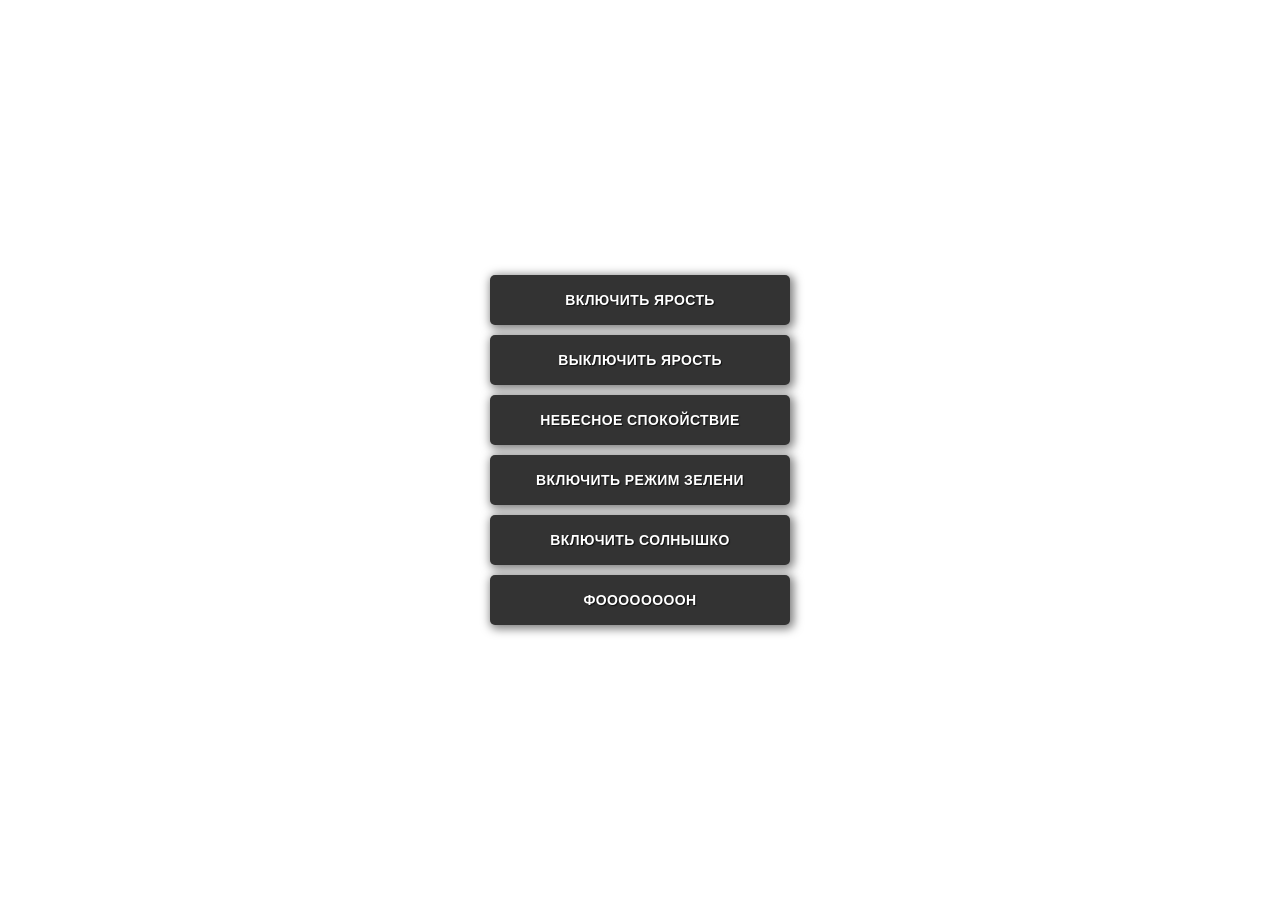
<file: change/index.html>
<!DOCTYPE html>
<html lang="ru">
<head>
	<meta charset="UTF-8">
	<title>Change background</title>
	<meta name='viewport' content='width=device-width, initial-scale=1'>
	<style>
		html, body, .box {
			height: 100%;
			margin: 0;
		}

		.box {
			display: flex;
			justify-content: center;
			-ms-align-items: center;
			align-items: center;
			flex-direction: column;
			max-width: 300px;
			margin: auto;
		}
		
		body {
			background-position: center; 
			-webkit-background-size: cover;
			background-size: cover;
		}

		button {
			display: block;
			margin: 5px;
			height: 50px;
			width: 100%;
			padding: 15px 25px;
			cursor: pointer;
			background: #333;
			border: none;
			color: white;
			text-shadow: 1px 1px 1px rgba(0,0,0,0.7);
			font-weight: bold;
			box-shadow: 2px 2px 10px 2px rgba(0,0,0,0.5);
			outline: none;
			user-select: none;
			transition: 0.1s;
			font-size: 14px;
			letter-spacing: 0.4px;	
			border-radius: 5px;	

		}

		button:active {
			transform: translate(1px, 1px);
			box-shadow: none;
		}

		button:hover {
			background: #444;
		}
	</style>
</head>
<body>
	<div class="box">
		<button class="red">ВКЛЮЧИТЬ ЯРОСТЬ</button>
		<button class="white">ВЫКЛЮЧИТЬ ЯРОСТЬ</button>
		<button class="blue">НЕБЕСНОЕ СПОКОЙСТВИЕ</button>
		<button class="green">ВКЛЮЧИТЬ РЕЖИМ ЗЕЛЕНИ</button>
		<button class="yellow">ВКЛЮЧИТЬ СОЛНЫШКО</button>
		<button class="img">ФООООООООН</button>
	</div>
	
	
	<script
  src="https://code.jquery.com/jquery-3.3.1.min.js"
  integrity="sha256-FgpCb/KJQlLNfOu91ta32o/NMZxltwRo8QtmkMRdAu8="
  crossorigin="anonymous"></script>

  <script>
  	$(document).ready(function() {

  		$('.red').click(function() {
  			$('body').css('background', 'red')
  		})

  		$('.white').click(function() {
  			$('body').css('background', 'white')
  		})
  		$('.blue').click(function() {
  			$('body').css('background', 'dodgerblue')
  		})
  		$('.green').click(function() {
  			$('body').css('background', '#8bc34a')
  		})
  		$('.yellow').click(function() {
  			$('body').css('background', '#ffeb3b')
  		})
  		$('.img').click(function() {
  			$('body').css('background', 'url(picture.jpeg)')
  		})
  		

  		console.log('ЖИКВЕРИ ЖИВ')
  	})
  </script>
</body>
</html>
</file>
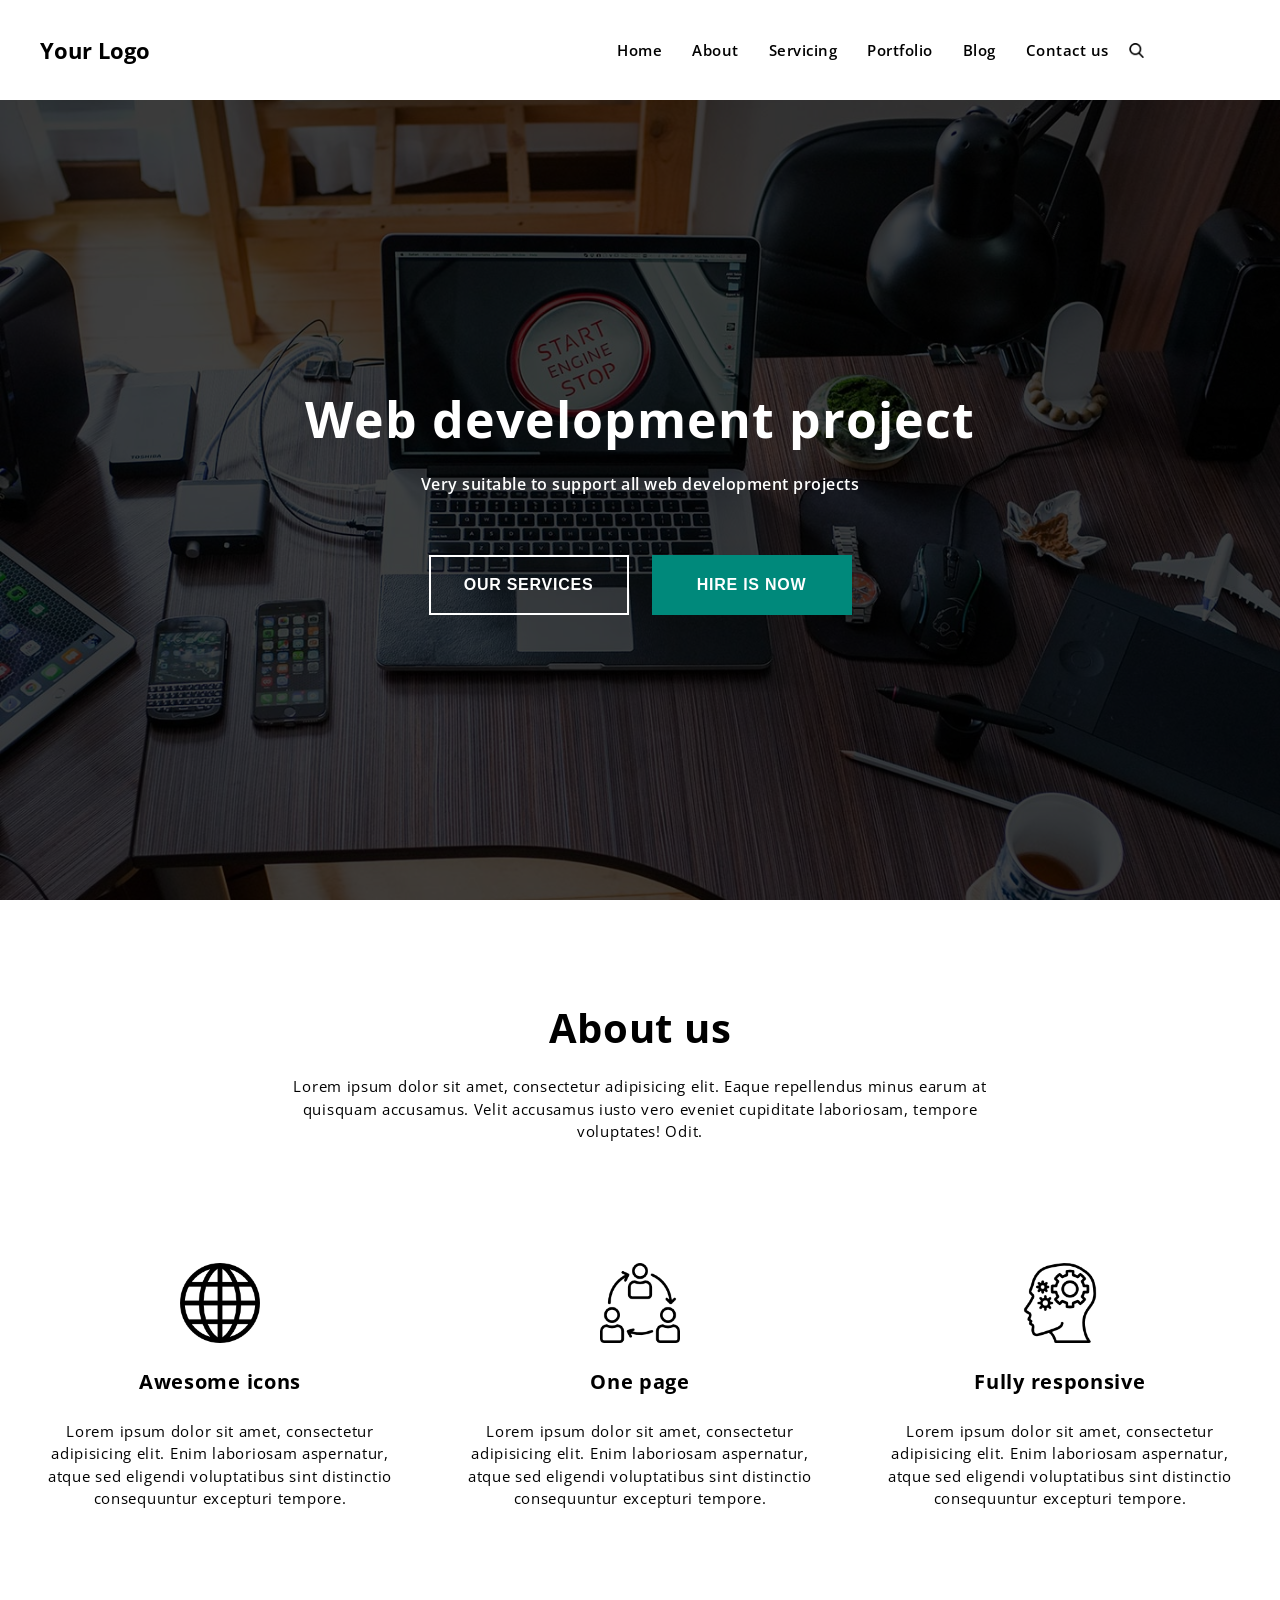
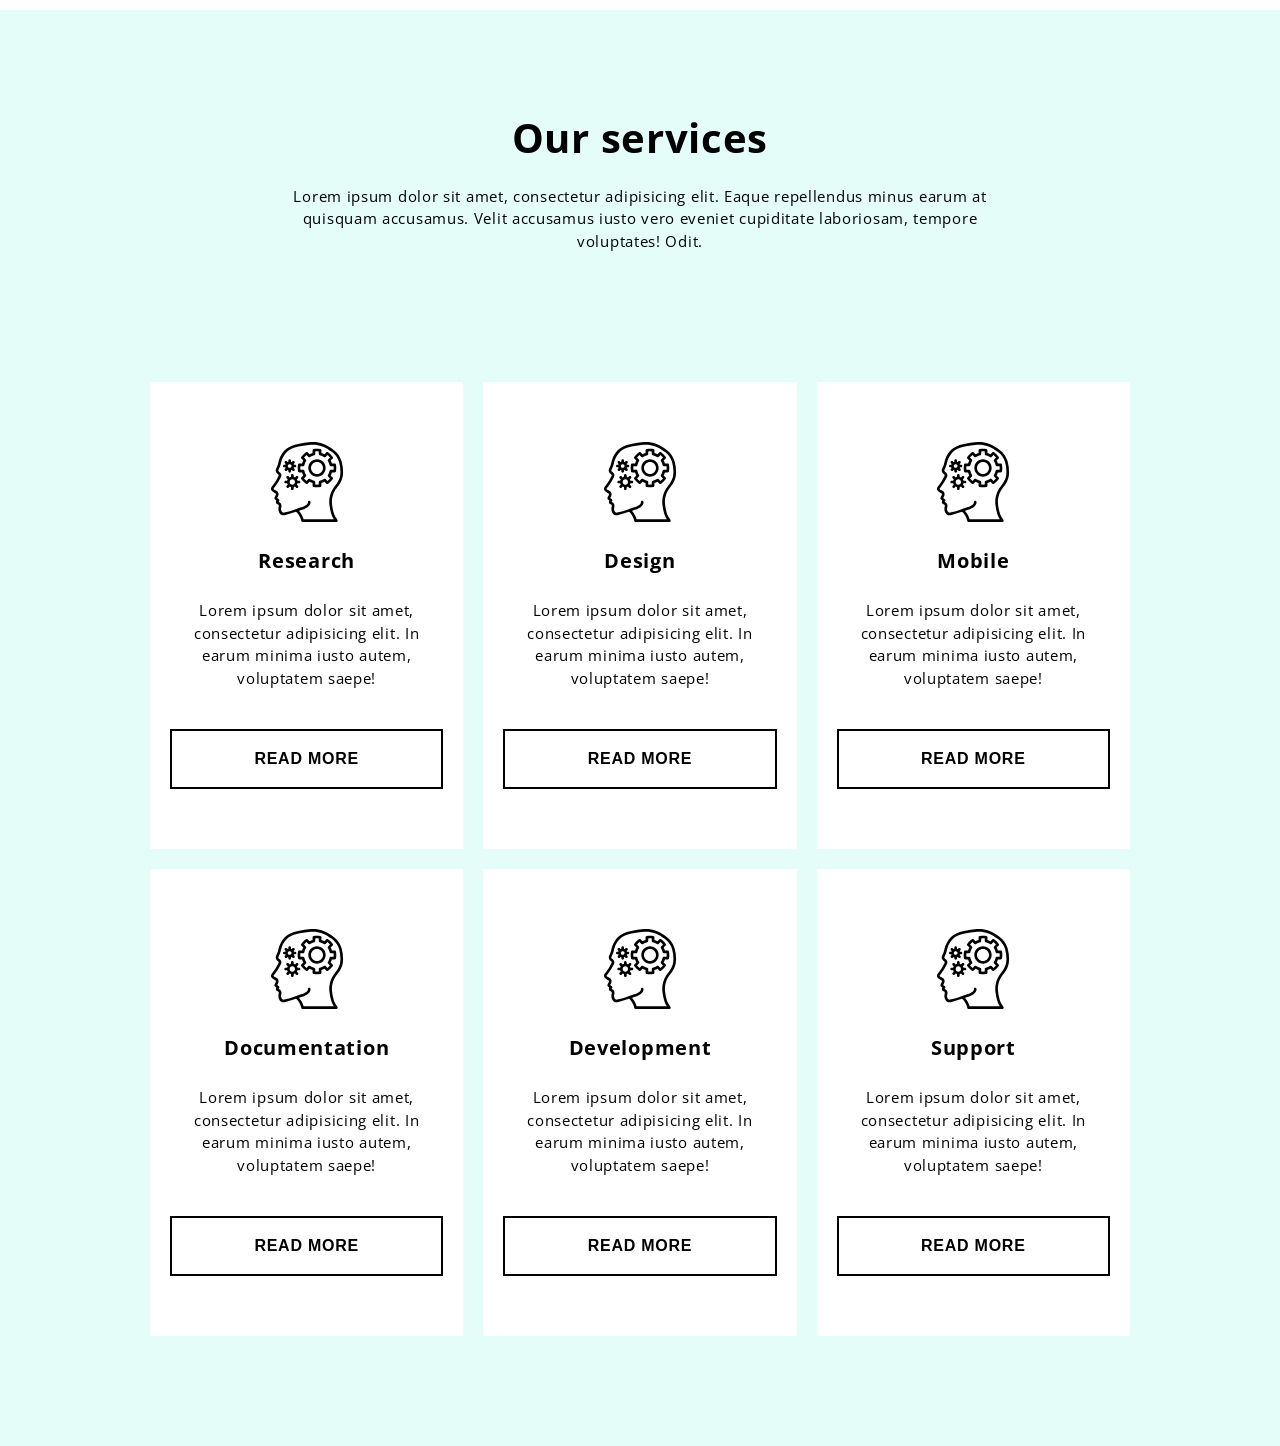
<file: development/index.html>
<!DOCTYPE html>
<html lang="ru">
	<head>
		<meta charset="UTF-8">
		<meta name='viewport' content='width=device-width, initial-scale=1'>
		<title>Модуль 3</title>
		<link rel="stylesheet" href="css/main.css">
		<link rel="stylesheet" href="css/media.css">
		<link href="https://fonts.googleapis.com/css?family=Open+Sans:400,600,700&amp;subset=cyrillic" rel="stylesheet">
	</head>
	<body>
		<div class="nav-wrapper">
			<div class="logo">Your Logo</div>
			<nav class="topnav">
				<a href="#" class="nav-link">Home</a>
				<a href="#" class="nav-link">About</a>
				<a href="#" class="nav-link">Servicing</a>
				<a href="#" class="nav-link">Portfolio</a>
				<a href="#" class="nav-link">Blog</a>
				<a href="#" class="nav-link">Contact us</a>
				<div class="search-wrapper">
					<input type="text" class="search">
				</div>
			</nav>
			
		</div>
		<header class="header">
			<div class="box">
				<h1 class="h1">Web development project</h1>
				<p class="subtitle">Very suitable to support all web development projects</p>
				<button class="header-btn trsprnt">Our services</button>
				<button class="header-btn green">hire is now</button>
			</div>
		</header>
		<main class="main">
			<div class="first">
				<h2 class="h2">About us</h2>
				<p class="section-subtitle">Lorem ipsum dolor sit amet, consectetur adipisicing elit. Eaque repellendus minus earum at quisquam accusamus. Velit accusamus iusto vero eveniet cupiditate laboriosam, tempore voluptates! Odit.</p>
				<div class="first-box">
					<div class="first-item">
						<img src="img/worlwide.png" alt="" class="icon">
						<h3 class="h3">Awesome icons</h3>
						<p class="section-subtitle">Lorem ipsum dolor sit amet, consectetur adipisicing elit. Enim laboriosam aspernatur, atque sed eligendi voluptatibus sint distinctio consequuntur excepturi tempore.</p>
					</div>
					<div class="first-item">
						<img src="img/collaboration.png" alt="" class="icon">
						<h3 class="h3">One page</h3>
						<p class="section-subtitle">Lorem ipsum dolor sit amet, consectetur adipisicing elit. Enim laboriosam aspernatur, atque sed eligendi voluptatibus sint distinctio consequuntur excepturi tempore.</p>
					</div>
					<div class="first-item">
						<img src="img/thought.png" alt="" class="icon">
						<h3 class="h3">Fully responsive</h3>
						<p class="section-subtitle">Lorem ipsum dolor sit amet, consectetur adipisicing elit. Enim laboriosam aspernatur, atque sed eligendi voluptatibus sint distinctio consequuntur excepturi tempore.</p>
					</div>
				</div>
			</div>
			<div class="second first">
				<h2 class="h2">Our services</h2>
				<p class="section-subtitle">Lorem ipsum dolor sit amet, consectetur adipisicing elit. Eaque repellendus minus earum at quisquam accusamus. Velit accusamus iusto vero eveniet cupiditate laboriosam, tempore voluptates! Odit.</p>
				<div class="first-box second-box">
					<div class="second-item">
						
						<svg enable-background="new 0 0 512.007 512.007" version="1.1" viewBox="0 0 512.007 512.007" xml:space="preserve" xmlns="http://www.w3.org/2000/svg" class='icon'>
							<g transform="translate(0 -1)">
								<path d="m477.99 125.39c-8.63-29.327-26.529-55.069-51.016-73.371-48.142-37.762-93.15-53.416-145.8-50.725-27.764 1.917-55.351 5.858-82.542 11.792-38.5 7.75-66.458 21.283-85.492 41.375-15.093 16.072-26.743 35.059-34.234 55.795-3.164 9.087-5.741 18.367-7.717 27.783l-0.717 3.088c-1.793 6.635-4.215 13.084-7.233 19.258-1.775 3.958-3.541 7.921-5.058 11.95-1.971 4.515-2.762 9.457-2.3 14.362 1.732 7.627 6.151 14.376 12.45 19.012 4.183 3.833 6.933 6.525 6.958 8.975-0.331 1.276-0.833 2.501-1.492 3.642-10.22 21.542-22.743 41.913-37.35 60.758-6.125 7.479-12.55 16.204-11.25 25.087 1.859 6.729 6.305 12.45 12.367 15.913 2.821 1.961 5.797 3.688 8.9 5.163 3.683 1.875 9.85 5.021 10.275 7.267 0.562 2.882 0.236 5.866-0.934 8.558-1.267 2.671-2.583 4.979-3.717 6.983-3.133 5.542-8.383 14.817-0.467 21.454 1.842 1.629 4.992 4.105 7.875 6.308-2.135 3.75-3.093 8.056-2.75 12.358 0.461 3.339 2.279 6.34 5.025 8.296 1.908 1.354 3.95 2.533 5.975 3.692 5.017 2.859 6.975 4.192 7.65 6.854 0.448 3.475 0.133 7.006-0.925 10.346-0.492 2.237-0.975 4.475-1.275 6.708-0.857 7.761 0.122 15.616 2.859 22.929 4.428 16.203 20.758 26.112 37.175 22.558 24.367-5.876 48.399-13.063 71.991-21.529 19.183 11.329 31.3 45.617 34.458 58.475 0.942 3.814 4.363 6.496 8.292 6.5h215.75c2.705-1e-3 5.25-1.284 6.859-3.459s2.091-4.984 1.3-7.57c-2.279-6.014-5.524-11.616-9.609-16.583-2.313-2.949-4.37-6.09-6.15-9.388-3.845-7.873-7.068-16.034-9.642-24.408-4.879-16.48-8.245-33.371-10.058-50.462-3.017-25.518 0.835-51.378 11.158-74.908 6.317-13.023 14.088-25.289 23.167-36.563 5.158-6.938 10.483-14.112 15.283-21.679 13.47-20.925 20.713-45.248 20.883-70.133 0.513-24.456-2.492-48.859-8.922-72.461zm-8.142 72.22c-0.144 21.733-6.471 42.976-18.242 61.246-4.458 7.025-9.591 13.942-14.558 20.634-9.854 12.308-18.278 25.697-25.108 39.908-11.542 26.321-15.844 55.247-12.459 83.788 1.931 18.105 5.51 35.995 10.692 53.45 2.829 9.197 6.367 18.16 10.583 26.808 2.216 4.232 4.807 8.256 7.742 12.025 0.117 0.154 0.233 0.313 0.341 0.471h-194.41c-5.683-20.253-15.98-38.914-30.083-54.521 2.233-0.779 4.35-1.521 6.317-2.213 6.391-2.237 11.208-3.929 13.633-4.692 36.583-11.483 54.883-28.108 54.383-49.417-0.11-4.713-4.021-8.444-8.733-8.333s-8.444 4.021-8.333 8.733c0.208 8.792-6.983 21.608-42.442 32.738-2.517 0.796-7.525 2.542-14.15 4.867-6.117 2.142-13.65 4.779-21.892 7.596l-0.05 0.017c-24.02 8.692-48.492 16.081-73.308 22.133-7.993 1.551-15.776-3.511-17.6-11.446-1.847-4.793-2.552-9.95-2.058-15.063 0.233-1.766 0.633-3.533 1.025-5.3 1.75-5.92 2.022-12.179 0.792-18.229-2.445-7.837-8.188-14.217-15.725-17.471-0.608-0.346-1.225-0.696-1.825-1.05 0.911-1.866 2.005-3.638 3.267-5.287 1.423-1.813 2.051-4.124 1.742-6.408-0.309-2.283-1.53-4.345-3.383-5.714-2.05-1.513-6.925-5.167-10.433-7.967 0.433-0.796 0.925-1.667 1.375-2.454 1.308-2.317 2.808-4.987 4.267-8.05 2.731-5.969 3.532-12.642 2.292-19.088-1.992-10.462-11.992-15.558-19.292-19.283-2.474-1.171-4.846-2.545-7.092-4.108-1.773-1.231-3.453-2.592-5.025-4.071 0.025-1.283 1.358-4.404 7.925-12.417 15.251-19.659 28.324-40.914 38.992-63.392 2.054-3.521 3.202-7.497 3.342-11.571-0.868-8.597-5.43-16.391-12.5-21.358-3.45-3.158-6.708-6.142-7.075-8.758 0.032-2.073 0.498-4.117 1.367-6 1.4-3.721 3.042-7.362 4.667-11.008 3.48-7.165 6.252-14.654 8.275-22.359l0.725-3.112c1.815-8.714 4.186-17.302 7.1-25.713 6.695-18.568 17.11-35.574 30.608-49.975 16.533-17.45 41.55-29.35 76.475-36.379 26.37-5.762 53.124-9.6 80.05-11.483 48.3-2.429 89.733 12.071 134.41 47.121 21.707 16.012 37.557 38.707 45.117 64.6 5.972 22.007 8.759 44.757 8.27 67.555z"/>
								<path d="m433.44 139.01h-17.692c-1.965-6.677-4.639-13.125-7.975-19.233l12.517-12.517c2.925-2.924 3.333-7.524 0.967-10.917-8.204-11.771-18.429-21.995-30.2-30.2-3.389-2.374-7.995-1.968-10.917 0.962l-12.517 12.517c-6.111-3.337-12.562-6.011-19.242-7.975v-17.695c-2e-3 -4.133-2.965-7.671-7.033-8.4-14.13-2.492-28.587-2.492-42.717 0-4.069 0.729-7.031 4.267-7.033 8.4v17.696c-6.68 1.964-13.131 4.638-19.242 7.975l-12.517-12.517c-2.922-2.93-7.527-3.336-10.917-0.962-11.771 8.204-21.996 18.429-30.2 30.2-2.366 3.392-1.959 7.993 0.967 10.917l12.517 12.517c-3.336 6.108-6.01 12.556-7.975 19.233h-17.691c-4.134-1e-3 -7.674 2.963-8.4 7.033-2.511 14.131-2.511 28.594 0 42.725 0.726 4.07 4.266 7.034 8.4 7.033h17.692c1.965 6.677 4.639 13.125 7.975 19.233l-12.517 12.517c-2.925 2.924-3.333 7.524-0.967 10.917 8.204 11.771 18.429 21.996 30.2 30.2 3.393 2.362 7.99 1.957 10.917-0.962l12.517-12.517c6.111 3.337 12.562 6.011 19.242 7.975v17.696c2e-3 4.133 2.965 7.671 7.033 8.4 14.129 2.506 28.588 2.506 42.717 0 4.069-0.729 7.031-4.267 7.033-8.4v-17.696c6.68-1.964 13.131-4.638 19.242-7.975l12.517 12.517c2.926 2.92 7.524 3.326 10.917 0.962 11.771-8.204 21.996-18.429 30.2-30.2 2.366-3.392 1.959-7.993-0.967-10.917l-12.517-12.517c3.336-6.109 6.01-12.556 7.975-19.233h17.692c4.134 1e-3 7.674-2.963 8.4-7.033 2.511-14.131 2.511-28.594 0-42.725-0.727-4.07-4.267-7.034-8.401-7.034zm-7.391 39.726h-16.918c-4.007-1e-3 -7.474 2.787-8.333 6.7-2.046 9.358-5.743 18.276-10.917 26.338-2.175 3.374-1.7 7.81 1.142 10.646l11.975 11.975c-4.744 5.903-10.115 11.273-16.017 16.017l-11.975-11.971c-2.836-2.837-7.265-3.316-10.642-1.15-8.064 5.18-16.987 8.879-26.35 10.925-3.913 0.861-6.7 4.327-6.7 8.333v16.917c-7.528 0.808-15.122 0.808-22.65 0v-16.917c0-4.006-2.787-7.473-6.7-8.333-9.363-2.046-18.286-5.745-26.35-10.925-3.374-2.175-7.81-1.695-10.642 1.15l-11.975 11.971c-5.903-4.744-11.273-10.115-16.017-16.017l11.975-11.975c2.841-2.836 3.317-7.271 1.142-10.646-5.174-8.061-8.871-16.98-10.917-26.338-0.859-3.913-4.327-6.701-8.333-6.7h-16.916c-0.811-7.531-0.811-15.127 0-22.658h16.917c4.007 1e-3 7.474-2.787 8.333-6.7 2.046-9.358 5.743-18.276 10.917-26.338 2.175-3.374 1.7-7.809-1.142-10.646l-11.975-11.975c4.744-5.903 10.115-11.273 16.017-16.017l11.975 11.971c2.832 2.844 7.267 3.324 10.642 1.15 8.064-5.18 16.987-8.879 26.35-10.925 3.913-0.861 6.7-4.327 6.7-8.333v-16.917c7.528-0.808 15.122-0.808 22.65 0v16.917c0 4.006 2.787 7.473 6.7 8.333 9.363 2.046 18.286 5.745 26.35 10.925 3.377 2.165 7.805 1.686 10.642-1.15l11.975-11.971c5.903 4.744 11.273 10.115 16.017 16.017l-11.975 11.975c-2.841 2.836-3.317 7.271-1.142 10.646 5.174 8.061 8.871 16.98 10.917 26.338 0.859 3.913 4.327 6.701 8.333 6.7h16.917c0.811 7.53 0.811 15.127 0 22.658z"/>
								<path d="m204.79 248.47h-9.746c-0.795-3.055-2.015-5.983-3.625-8.698l6.904-6.906c3.332-3.332 3.332-8.734 0-12.067-3.332-3.332-8.734-3.332-12.067 0l-6.905 6.906c-2.715-1.608-5.642-2.828-8.695-3.624v-9.745c0-4.713-3.821-8.533-8.533-8.533s-8.533 3.821-8.533 8.533v9.745c-3.054 0.796-5.981 2.016-8.695 3.624l-6.904-6.906c-2.155-2.156-5.297-2.997-8.242-2.208s-5.244 3.089-6.033 6.033 0.053 6.086 2.208 8.242l6.904 6.906c-1.61 2.715-2.83 5.643-3.625 8.698h-9.746c-4.713 0-8.533 3.82-8.533 8.533s3.82 8.533 8.533 8.533h9.746c0.795 3.055 2.015 5.983 3.625 8.698l-6.904 6.906c-2.155 2.156-2.997 5.297-2.208 8.242 0.789 2.944 3.089 5.244 6.033 6.033s6.086-0.053 8.242-2.208l6.904-6.906c2.715 1.608 5.642 2.828 8.696 3.624v9.745c0 4.713 3.82 8.533 8.533 8.533s8.533-3.82 8.533-8.533v-9.745c3.054-0.796 5.981-2.016 8.695-3.624l6.904 6.906c3.332 3.332 8.734 3.332 12.067 0 3.332-3.332 3.332-8.735 0-12.067l-6.904-6.906c1.61-2.715 2.83-5.643 3.625-8.698h9.746c4.713 0 8.533-3.82 8.533-8.533s-3.82-8.533-8.533-8.533zm-42.667 25.6c-9.426 0-17.067-7.641-17.067-17.067s7.641-17.067 17.067-17.067 17.067 7.641 17.067 17.067c-0.011 9.421-7.646 17.056-17.067 17.067z"/>
								<path d="m117.46 163.14c0.526 1.712 1.213 3.371 2.051 4.954l-4.615 4.617c-2.155 2.156-2.997 5.297-2.208 8.242 0.789 2.944 3.089 5.244 6.033 6.033s6.086-0.053 8.242-2.208l4.628-4.63c1.579 0.834 3.232 1.519 4.938 2.046v6.547c0 4.713 3.82 8.533 8.533 8.533s8.533-3.82 8.533-8.533v-6.547c1.706-0.526 3.359-1.211 4.938-2.046l4.629 4.631c3.332 3.332 8.735 3.332 12.067 0s3.332-8.735 0-12.067l-4.616-4.618c0.839-1.583 1.526-3.241 2.052-4.953h6.53c4.713 0 8.533-3.821 8.533-8.533 0-4.713-3.82-8.533-8.533-8.533h-6.53c-0.526-1.712-1.213-3.37-2.052-4.953l4.616-4.618c2.156-2.156 2.997-5.297 2.208-8.242-0.789-2.944-3.089-5.244-6.033-6.033s-6.086 0.053-8.242 2.208l-4.629 4.631c-1.579-0.834-3.232-1.518-4.938-2.044v-6.549c0-4.713-3.82-8.533-8.533-8.533s-8.533 3.82-8.533 8.533v6.55c-1.706 0.526-3.359 1.21-4.938 2.044l-4.629-4.632c-3.332-3.332-8.734-3.332-12.067 0-3.332 3.332-3.332 8.734 0 12.067l4.616 4.618c-0.839 1.583-1.526 3.241-2.052 4.953h-6.53c-4.713 0-8.533 3.821-8.533 8.533 0 4.713 3.821 8.533 8.533 8.533h6.531zm24.508-20.08c5.224-1.401 10.739 0.882 13.444 5.566s1.927 10.601-1.898 14.426c-3.416 3.419-8.557 4.443-13.023 2.594s-7.378-6.207-7.378-11.04c-1e-3 -5.409 3.631-10.145 8.855-11.546z"/>
								<path d="m319.99 111.94c-30.633 0-55.467 24.833-55.467 55.467 0.035 30.619 24.848 55.431 55.467 55.467 30.633 0 55.467-24.833 55.467-55.467s-24.834-55.467-55.467-55.467zm0 93.866c-21.208 0-38.4-17.192-38.4-38.4 0.023-21.198 17.202-38.377 38.4-38.4 21.208 0 38.4 17.192 38.4 38.4s-17.192 38.4-38.4 38.4z"/>
							</g>
						</svg>
						<h3 class="h3">Research</h3>
						<p class="section-subtitle">Lorem ipsum dolor sit amet, consectetur adipisicing elit. In earum minima iusto autem, voluptatem saepe!</p>
						<button class="readmore">Read more</button>
					</div>
					<div class="second-item">
						<svg enable-background="new 0 0 512.007 512.007" version="1.1" viewBox="0 0 512.007 512.007" xml:space="preserve" xmlns="http://www.w3.org/2000/svg" class='icon'>
							<g transform="translate(0 -1)">
								<path d="m477.99 125.39c-8.63-29.327-26.529-55.069-51.016-73.371-48.142-37.762-93.15-53.416-145.8-50.725-27.764 1.917-55.351 5.858-82.542 11.792-38.5 7.75-66.458 21.283-85.492 41.375-15.093 16.072-26.743 35.059-34.234 55.795-3.164 9.087-5.741 18.367-7.717 27.783l-0.717 3.088c-1.793 6.635-4.215 13.084-7.233 19.258-1.775 3.958-3.541 7.921-5.058 11.95-1.971 4.515-2.762 9.457-2.3 14.362 1.732 7.627 6.151 14.376 12.45 19.012 4.183 3.833 6.933 6.525 6.958 8.975-0.331 1.276-0.833 2.501-1.492 3.642-10.22 21.542-22.743 41.913-37.35 60.758-6.125 7.479-12.55 16.204-11.25 25.087 1.859 6.729 6.305 12.45 12.367 15.913 2.821 1.961 5.797 3.688 8.9 5.163 3.683 1.875 9.85 5.021 10.275 7.267 0.562 2.882 0.236 5.866-0.934 8.558-1.267 2.671-2.583 4.979-3.717 6.983-3.133 5.542-8.383 14.817-0.467 21.454 1.842 1.629 4.992 4.105 7.875 6.308-2.135 3.75-3.093 8.056-2.75 12.358 0.461 3.339 2.279 6.34 5.025 8.296 1.908 1.354 3.95 2.533 5.975 3.692 5.017 2.859 6.975 4.192 7.65 6.854 0.448 3.475 0.133 7.006-0.925 10.346-0.492 2.237-0.975 4.475-1.275 6.708-0.857 7.761 0.122 15.616 2.859 22.929 4.428 16.203 20.758 26.112 37.175 22.558 24.367-5.876 48.399-13.063 71.991-21.529 19.183 11.329 31.3 45.617 34.458 58.475 0.942 3.814 4.363 6.496 8.292 6.5h215.75c2.705-1e-3 5.25-1.284 6.859-3.459s2.091-4.984 1.3-7.57c-2.279-6.014-5.524-11.616-9.609-16.583-2.313-2.949-4.37-6.09-6.15-9.388-3.845-7.873-7.068-16.034-9.642-24.408-4.879-16.48-8.245-33.371-10.058-50.462-3.017-25.518 0.835-51.378 11.158-74.908 6.317-13.023 14.088-25.289 23.167-36.563 5.158-6.938 10.483-14.112 15.283-21.679 13.47-20.925 20.713-45.248 20.883-70.133 0.513-24.456-2.492-48.859-8.922-72.461zm-8.142 72.22c-0.144 21.733-6.471 42.976-18.242 61.246-4.458 7.025-9.591 13.942-14.558 20.634-9.854 12.308-18.278 25.697-25.108 39.908-11.542 26.321-15.844 55.247-12.459 83.788 1.931 18.105 5.51 35.995 10.692 53.45 2.829 9.197 6.367 18.16 10.583 26.808 2.216 4.232 4.807 8.256 7.742 12.025 0.117 0.154 0.233 0.313 0.341 0.471h-194.41c-5.683-20.253-15.98-38.914-30.083-54.521 2.233-0.779 4.35-1.521 6.317-2.213 6.391-2.237 11.208-3.929 13.633-4.692 36.583-11.483 54.883-28.108 54.383-49.417-0.11-4.713-4.021-8.444-8.733-8.333s-8.444 4.021-8.333 8.733c0.208 8.792-6.983 21.608-42.442 32.738-2.517 0.796-7.525 2.542-14.15 4.867-6.117 2.142-13.65 4.779-21.892 7.596l-0.05 0.017c-24.02 8.692-48.492 16.081-73.308 22.133-7.993 1.551-15.776-3.511-17.6-11.446-1.847-4.793-2.552-9.95-2.058-15.063 0.233-1.766 0.633-3.533 1.025-5.3 1.75-5.92 2.022-12.179 0.792-18.229-2.445-7.837-8.188-14.217-15.725-17.471-0.608-0.346-1.225-0.696-1.825-1.05 0.911-1.866 2.005-3.638 3.267-5.287 1.423-1.813 2.051-4.124 1.742-6.408-0.309-2.283-1.53-4.345-3.383-5.714-2.05-1.513-6.925-5.167-10.433-7.967 0.433-0.796 0.925-1.667 1.375-2.454 1.308-2.317 2.808-4.987 4.267-8.05 2.731-5.969 3.532-12.642 2.292-19.088-1.992-10.462-11.992-15.558-19.292-19.283-2.474-1.171-4.846-2.545-7.092-4.108-1.773-1.231-3.453-2.592-5.025-4.071 0.025-1.283 1.358-4.404 7.925-12.417 15.251-19.659 28.324-40.914 38.992-63.392 2.054-3.521 3.202-7.497 3.342-11.571-0.868-8.597-5.43-16.391-12.5-21.358-3.45-3.158-6.708-6.142-7.075-8.758 0.032-2.073 0.498-4.117 1.367-6 1.4-3.721 3.042-7.362 4.667-11.008 3.48-7.165 6.252-14.654 8.275-22.359l0.725-3.112c1.815-8.714 4.186-17.302 7.1-25.713 6.695-18.568 17.11-35.574 30.608-49.975 16.533-17.45 41.55-29.35 76.475-36.379 26.37-5.762 53.124-9.6 80.05-11.483 48.3-2.429 89.733 12.071 134.41 47.121 21.707 16.012 37.557 38.707 45.117 64.6 5.972 22.007 8.759 44.757 8.27 67.555z"/>
								<path d="m433.44 139.01h-17.692c-1.965-6.677-4.639-13.125-7.975-19.233l12.517-12.517c2.925-2.924 3.333-7.524 0.967-10.917-8.204-11.771-18.429-21.995-30.2-30.2-3.389-2.374-7.995-1.968-10.917 0.962l-12.517 12.517c-6.111-3.337-12.562-6.011-19.242-7.975v-17.695c-2e-3 -4.133-2.965-7.671-7.033-8.4-14.13-2.492-28.587-2.492-42.717 0-4.069 0.729-7.031 4.267-7.033 8.4v17.696c-6.68 1.964-13.131 4.638-19.242 7.975l-12.517-12.517c-2.922-2.93-7.527-3.336-10.917-0.962-11.771 8.204-21.996 18.429-30.2 30.2-2.366 3.392-1.959 7.993 0.967 10.917l12.517 12.517c-3.336 6.108-6.01 12.556-7.975 19.233h-17.691c-4.134-1e-3 -7.674 2.963-8.4 7.033-2.511 14.131-2.511 28.594 0 42.725 0.726 4.07 4.266 7.034 8.4 7.033h17.692c1.965 6.677 4.639 13.125 7.975 19.233l-12.517 12.517c-2.925 2.924-3.333 7.524-0.967 10.917 8.204 11.771 18.429 21.996 30.2 30.2 3.393 2.362 7.99 1.957 10.917-0.962l12.517-12.517c6.111 3.337 12.562 6.011 19.242 7.975v17.696c2e-3 4.133 2.965 7.671 7.033 8.4 14.129 2.506 28.588 2.506 42.717 0 4.069-0.729 7.031-4.267 7.033-8.4v-17.696c6.68-1.964 13.131-4.638 19.242-7.975l12.517 12.517c2.926 2.92 7.524 3.326 10.917 0.962 11.771-8.204 21.996-18.429 30.2-30.2 2.366-3.392 1.959-7.993-0.967-10.917l-12.517-12.517c3.336-6.109 6.01-12.556 7.975-19.233h17.692c4.134 1e-3 7.674-2.963 8.4-7.033 2.511-14.131 2.511-28.594 0-42.725-0.727-4.07-4.267-7.034-8.401-7.034zm-7.391 39.726h-16.918c-4.007-1e-3 -7.474 2.787-8.333 6.7-2.046 9.358-5.743 18.276-10.917 26.338-2.175 3.374-1.7 7.81 1.142 10.646l11.975 11.975c-4.744 5.903-10.115 11.273-16.017 16.017l-11.975-11.971c-2.836-2.837-7.265-3.316-10.642-1.15-8.064 5.18-16.987 8.879-26.35 10.925-3.913 0.861-6.7 4.327-6.7 8.333v16.917c-7.528 0.808-15.122 0.808-22.65 0v-16.917c0-4.006-2.787-7.473-6.7-8.333-9.363-2.046-18.286-5.745-26.35-10.925-3.374-2.175-7.81-1.695-10.642 1.15l-11.975 11.971c-5.903-4.744-11.273-10.115-16.017-16.017l11.975-11.975c2.841-2.836 3.317-7.271 1.142-10.646-5.174-8.061-8.871-16.98-10.917-26.338-0.859-3.913-4.327-6.701-8.333-6.7h-16.916c-0.811-7.531-0.811-15.127 0-22.658h16.917c4.007 1e-3 7.474-2.787 8.333-6.7 2.046-9.358 5.743-18.276 10.917-26.338 2.175-3.374 1.7-7.809-1.142-10.646l-11.975-11.975c4.744-5.903 10.115-11.273 16.017-16.017l11.975 11.971c2.832 2.844 7.267 3.324 10.642 1.15 8.064-5.18 16.987-8.879 26.35-10.925 3.913-0.861 6.7-4.327 6.7-8.333v-16.917c7.528-0.808 15.122-0.808 22.65 0v16.917c0 4.006 2.787 7.473 6.7 8.333 9.363 2.046 18.286 5.745 26.35 10.925 3.377 2.165 7.805 1.686 10.642-1.15l11.975-11.971c5.903 4.744 11.273 10.115 16.017 16.017l-11.975 11.975c-2.841 2.836-3.317 7.271-1.142 10.646 5.174 8.061 8.871 16.98 10.917 26.338 0.859 3.913 4.327 6.701 8.333 6.7h16.917c0.811 7.53 0.811 15.127 0 22.658z"/>
								<path d="m204.79 248.47h-9.746c-0.795-3.055-2.015-5.983-3.625-8.698l6.904-6.906c3.332-3.332 3.332-8.734 0-12.067-3.332-3.332-8.734-3.332-12.067 0l-6.905 6.906c-2.715-1.608-5.642-2.828-8.695-3.624v-9.745c0-4.713-3.821-8.533-8.533-8.533s-8.533 3.821-8.533 8.533v9.745c-3.054 0.796-5.981 2.016-8.695 3.624l-6.904-6.906c-2.155-2.156-5.297-2.997-8.242-2.208s-5.244 3.089-6.033 6.033 0.053 6.086 2.208 8.242l6.904 6.906c-1.61 2.715-2.83 5.643-3.625 8.698h-9.746c-4.713 0-8.533 3.82-8.533 8.533s3.82 8.533 8.533 8.533h9.746c0.795 3.055 2.015 5.983 3.625 8.698l-6.904 6.906c-2.155 2.156-2.997 5.297-2.208 8.242 0.789 2.944 3.089 5.244 6.033 6.033s6.086-0.053 8.242-2.208l6.904-6.906c2.715 1.608 5.642 2.828 8.696 3.624v9.745c0 4.713 3.82 8.533 8.533 8.533s8.533-3.82 8.533-8.533v-9.745c3.054-0.796 5.981-2.016 8.695-3.624l6.904 6.906c3.332 3.332 8.734 3.332 12.067 0 3.332-3.332 3.332-8.735 0-12.067l-6.904-6.906c1.61-2.715 2.83-5.643 3.625-8.698h9.746c4.713 0 8.533-3.82 8.533-8.533s-3.82-8.533-8.533-8.533zm-42.667 25.6c-9.426 0-17.067-7.641-17.067-17.067s7.641-17.067 17.067-17.067 17.067 7.641 17.067 17.067c-0.011 9.421-7.646 17.056-17.067 17.067z"/>
								<path d="m117.46 163.14c0.526 1.712 1.213 3.371 2.051 4.954l-4.615 4.617c-2.155 2.156-2.997 5.297-2.208 8.242 0.789 2.944 3.089 5.244 6.033 6.033s6.086-0.053 8.242-2.208l4.628-4.63c1.579 0.834 3.232 1.519 4.938 2.046v6.547c0 4.713 3.82 8.533 8.533 8.533s8.533-3.82 8.533-8.533v-6.547c1.706-0.526 3.359-1.211 4.938-2.046l4.629 4.631c3.332 3.332 8.735 3.332 12.067 0s3.332-8.735 0-12.067l-4.616-4.618c0.839-1.583 1.526-3.241 2.052-4.953h6.53c4.713 0 8.533-3.821 8.533-8.533 0-4.713-3.82-8.533-8.533-8.533h-6.53c-0.526-1.712-1.213-3.37-2.052-4.953l4.616-4.618c2.156-2.156 2.997-5.297 2.208-8.242-0.789-2.944-3.089-5.244-6.033-6.033s-6.086 0.053-8.242 2.208l-4.629 4.631c-1.579-0.834-3.232-1.518-4.938-2.044v-6.549c0-4.713-3.82-8.533-8.533-8.533s-8.533 3.82-8.533 8.533v6.55c-1.706 0.526-3.359 1.21-4.938 2.044l-4.629-4.632c-3.332-3.332-8.734-3.332-12.067 0-3.332 3.332-3.332 8.734 0 12.067l4.616 4.618c-0.839 1.583-1.526 3.241-2.052 4.953h-6.53c-4.713 0-8.533 3.821-8.533 8.533 0 4.713 3.821 8.533 8.533 8.533h6.531zm24.508-20.08c5.224-1.401 10.739 0.882 13.444 5.566s1.927 10.601-1.898 14.426c-3.416 3.419-8.557 4.443-13.023 2.594s-7.378-6.207-7.378-11.04c-1e-3 -5.409 3.631-10.145 8.855-11.546z"/>
								<path d="m319.99 111.94c-30.633 0-55.467 24.833-55.467 55.467 0.035 30.619 24.848 55.431 55.467 55.467 30.633 0 55.467-24.833 55.467-55.467s-24.834-55.467-55.467-55.467zm0 93.866c-21.208 0-38.4-17.192-38.4-38.4 0.023-21.198 17.202-38.377 38.4-38.4 21.208 0 38.4 17.192 38.4 38.4s-17.192 38.4-38.4 38.4z"/>
							</g>
						</svg>
						<h3 class="h3">Design</h3>
						<p class="section-subtitle">Lorem ipsum dolor sit amet, consectetur adipisicing elit. In earum minima iusto autem, voluptatem saepe!</p>
						<button class="readmore">Read more</button>
					</div>
					<div class="second-item">
						<svg enable-background="new 0 0 512.007 512.007" version="1.1" viewBox="0 0 512.007 512.007" xml:space="preserve" xmlns="http://www.w3.org/2000/svg" class='icon'>
							<g transform="translate(0 -1)">
								<path d="m477.99 125.39c-8.63-29.327-26.529-55.069-51.016-73.371-48.142-37.762-93.15-53.416-145.8-50.725-27.764 1.917-55.351 5.858-82.542 11.792-38.5 7.75-66.458 21.283-85.492 41.375-15.093 16.072-26.743 35.059-34.234 55.795-3.164 9.087-5.741 18.367-7.717 27.783l-0.717 3.088c-1.793 6.635-4.215 13.084-7.233 19.258-1.775 3.958-3.541 7.921-5.058 11.95-1.971 4.515-2.762 9.457-2.3 14.362 1.732 7.627 6.151 14.376 12.45 19.012 4.183 3.833 6.933 6.525 6.958 8.975-0.331 1.276-0.833 2.501-1.492 3.642-10.22 21.542-22.743 41.913-37.35 60.758-6.125 7.479-12.55 16.204-11.25 25.087 1.859 6.729 6.305 12.45 12.367 15.913 2.821 1.961 5.797 3.688 8.9 5.163 3.683 1.875 9.85 5.021 10.275 7.267 0.562 2.882 0.236 5.866-0.934 8.558-1.267 2.671-2.583 4.979-3.717 6.983-3.133 5.542-8.383 14.817-0.467 21.454 1.842 1.629 4.992 4.105 7.875 6.308-2.135 3.75-3.093 8.056-2.75 12.358 0.461 3.339 2.279 6.34 5.025 8.296 1.908 1.354 3.95 2.533 5.975 3.692 5.017 2.859 6.975 4.192 7.65 6.854 0.448 3.475 0.133 7.006-0.925 10.346-0.492 2.237-0.975 4.475-1.275 6.708-0.857 7.761 0.122 15.616 2.859 22.929 4.428 16.203 20.758 26.112 37.175 22.558 24.367-5.876 48.399-13.063 71.991-21.529 19.183 11.329 31.3 45.617 34.458 58.475 0.942 3.814 4.363 6.496 8.292 6.5h215.75c2.705-1e-3 5.25-1.284 6.859-3.459s2.091-4.984 1.3-7.57c-2.279-6.014-5.524-11.616-9.609-16.583-2.313-2.949-4.37-6.09-6.15-9.388-3.845-7.873-7.068-16.034-9.642-24.408-4.879-16.48-8.245-33.371-10.058-50.462-3.017-25.518 0.835-51.378 11.158-74.908 6.317-13.023 14.088-25.289 23.167-36.563 5.158-6.938 10.483-14.112 15.283-21.679 13.47-20.925 20.713-45.248 20.883-70.133 0.513-24.456-2.492-48.859-8.922-72.461zm-8.142 72.22c-0.144 21.733-6.471 42.976-18.242 61.246-4.458 7.025-9.591 13.942-14.558 20.634-9.854 12.308-18.278 25.697-25.108 39.908-11.542 26.321-15.844 55.247-12.459 83.788 1.931 18.105 5.51 35.995 10.692 53.45 2.829 9.197 6.367 18.16 10.583 26.808 2.216 4.232 4.807 8.256 7.742 12.025 0.117 0.154 0.233 0.313 0.341 0.471h-194.41c-5.683-20.253-15.98-38.914-30.083-54.521 2.233-0.779 4.35-1.521 6.317-2.213 6.391-2.237 11.208-3.929 13.633-4.692 36.583-11.483 54.883-28.108 54.383-49.417-0.11-4.713-4.021-8.444-8.733-8.333s-8.444 4.021-8.333 8.733c0.208 8.792-6.983 21.608-42.442 32.738-2.517 0.796-7.525 2.542-14.15 4.867-6.117 2.142-13.65 4.779-21.892 7.596l-0.05 0.017c-24.02 8.692-48.492 16.081-73.308 22.133-7.993 1.551-15.776-3.511-17.6-11.446-1.847-4.793-2.552-9.95-2.058-15.063 0.233-1.766 0.633-3.533 1.025-5.3 1.75-5.92 2.022-12.179 0.792-18.229-2.445-7.837-8.188-14.217-15.725-17.471-0.608-0.346-1.225-0.696-1.825-1.05 0.911-1.866 2.005-3.638 3.267-5.287 1.423-1.813 2.051-4.124 1.742-6.408-0.309-2.283-1.53-4.345-3.383-5.714-2.05-1.513-6.925-5.167-10.433-7.967 0.433-0.796 0.925-1.667 1.375-2.454 1.308-2.317 2.808-4.987 4.267-8.05 2.731-5.969 3.532-12.642 2.292-19.088-1.992-10.462-11.992-15.558-19.292-19.283-2.474-1.171-4.846-2.545-7.092-4.108-1.773-1.231-3.453-2.592-5.025-4.071 0.025-1.283 1.358-4.404 7.925-12.417 15.251-19.659 28.324-40.914 38.992-63.392 2.054-3.521 3.202-7.497 3.342-11.571-0.868-8.597-5.43-16.391-12.5-21.358-3.45-3.158-6.708-6.142-7.075-8.758 0.032-2.073 0.498-4.117 1.367-6 1.4-3.721 3.042-7.362 4.667-11.008 3.48-7.165 6.252-14.654 8.275-22.359l0.725-3.112c1.815-8.714 4.186-17.302 7.1-25.713 6.695-18.568 17.11-35.574 30.608-49.975 16.533-17.45 41.55-29.35 76.475-36.379 26.37-5.762 53.124-9.6 80.05-11.483 48.3-2.429 89.733 12.071 134.41 47.121 21.707 16.012 37.557 38.707 45.117 64.6 5.972 22.007 8.759 44.757 8.27 67.555z"/>
								<path d="m433.44 139.01h-17.692c-1.965-6.677-4.639-13.125-7.975-19.233l12.517-12.517c2.925-2.924 3.333-7.524 0.967-10.917-8.204-11.771-18.429-21.995-30.2-30.2-3.389-2.374-7.995-1.968-10.917 0.962l-12.517 12.517c-6.111-3.337-12.562-6.011-19.242-7.975v-17.695c-2e-3 -4.133-2.965-7.671-7.033-8.4-14.13-2.492-28.587-2.492-42.717 0-4.069 0.729-7.031 4.267-7.033 8.4v17.696c-6.68 1.964-13.131 4.638-19.242 7.975l-12.517-12.517c-2.922-2.93-7.527-3.336-10.917-0.962-11.771 8.204-21.996 18.429-30.2 30.2-2.366 3.392-1.959 7.993 0.967 10.917l12.517 12.517c-3.336 6.108-6.01 12.556-7.975 19.233h-17.691c-4.134-1e-3 -7.674 2.963-8.4 7.033-2.511 14.131-2.511 28.594 0 42.725 0.726 4.07 4.266 7.034 8.4 7.033h17.692c1.965 6.677 4.639 13.125 7.975 19.233l-12.517 12.517c-2.925 2.924-3.333 7.524-0.967 10.917 8.204 11.771 18.429 21.996 30.2 30.2 3.393 2.362 7.99 1.957 10.917-0.962l12.517-12.517c6.111 3.337 12.562 6.011 19.242 7.975v17.696c2e-3 4.133 2.965 7.671 7.033 8.4 14.129 2.506 28.588 2.506 42.717 0 4.069-0.729 7.031-4.267 7.033-8.4v-17.696c6.68-1.964 13.131-4.638 19.242-7.975l12.517 12.517c2.926 2.92 7.524 3.326 10.917 0.962 11.771-8.204 21.996-18.429 30.2-30.2 2.366-3.392 1.959-7.993-0.967-10.917l-12.517-12.517c3.336-6.109 6.01-12.556 7.975-19.233h17.692c4.134 1e-3 7.674-2.963 8.4-7.033 2.511-14.131 2.511-28.594 0-42.725-0.727-4.07-4.267-7.034-8.401-7.034zm-7.391 39.726h-16.918c-4.007-1e-3 -7.474 2.787-8.333 6.7-2.046 9.358-5.743 18.276-10.917 26.338-2.175 3.374-1.7 7.81 1.142 10.646l11.975 11.975c-4.744 5.903-10.115 11.273-16.017 16.017l-11.975-11.971c-2.836-2.837-7.265-3.316-10.642-1.15-8.064 5.18-16.987 8.879-26.35 10.925-3.913 0.861-6.7 4.327-6.7 8.333v16.917c-7.528 0.808-15.122 0.808-22.65 0v-16.917c0-4.006-2.787-7.473-6.7-8.333-9.363-2.046-18.286-5.745-26.35-10.925-3.374-2.175-7.81-1.695-10.642 1.15l-11.975 11.971c-5.903-4.744-11.273-10.115-16.017-16.017l11.975-11.975c2.841-2.836 3.317-7.271 1.142-10.646-5.174-8.061-8.871-16.98-10.917-26.338-0.859-3.913-4.327-6.701-8.333-6.7h-16.916c-0.811-7.531-0.811-15.127 0-22.658h16.917c4.007 1e-3 7.474-2.787 8.333-6.7 2.046-9.358 5.743-18.276 10.917-26.338 2.175-3.374 1.7-7.809-1.142-10.646l-11.975-11.975c4.744-5.903 10.115-11.273 16.017-16.017l11.975 11.971c2.832 2.844 7.267 3.324 10.642 1.15 8.064-5.18 16.987-8.879 26.35-10.925 3.913-0.861 6.7-4.327 6.7-8.333v-16.917c7.528-0.808 15.122-0.808 22.65 0v16.917c0 4.006 2.787 7.473 6.7 8.333 9.363 2.046 18.286 5.745 26.35 10.925 3.377 2.165 7.805 1.686 10.642-1.15l11.975-11.971c5.903 4.744 11.273 10.115 16.017 16.017l-11.975 11.975c-2.841 2.836-3.317 7.271-1.142 10.646 5.174 8.061 8.871 16.98 10.917 26.338 0.859 3.913 4.327 6.701 8.333 6.7h16.917c0.811 7.53 0.811 15.127 0 22.658z"/>
								<path d="m204.79 248.47h-9.746c-0.795-3.055-2.015-5.983-3.625-8.698l6.904-6.906c3.332-3.332 3.332-8.734 0-12.067-3.332-3.332-8.734-3.332-12.067 0l-6.905 6.906c-2.715-1.608-5.642-2.828-8.695-3.624v-9.745c0-4.713-3.821-8.533-8.533-8.533s-8.533 3.821-8.533 8.533v9.745c-3.054 0.796-5.981 2.016-8.695 3.624l-6.904-6.906c-2.155-2.156-5.297-2.997-8.242-2.208s-5.244 3.089-6.033 6.033 0.053 6.086 2.208 8.242l6.904 6.906c-1.61 2.715-2.83 5.643-3.625 8.698h-9.746c-4.713 0-8.533 3.82-8.533 8.533s3.82 8.533 8.533 8.533h9.746c0.795 3.055 2.015 5.983 3.625 8.698l-6.904 6.906c-2.155 2.156-2.997 5.297-2.208 8.242 0.789 2.944 3.089 5.244 6.033 6.033s6.086-0.053 8.242-2.208l6.904-6.906c2.715 1.608 5.642 2.828 8.696 3.624v9.745c0 4.713 3.82 8.533 8.533 8.533s8.533-3.82 8.533-8.533v-9.745c3.054-0.796 5.981-2.016 8.695-3.624l6.904 6.906c3.332 3.332 8.734 3.332 12.067 0 3.332-3.332 3.332-8.735 0-12.067l-6.904-6.906c1.61-2.715 2.83-5.643 3.625-8.698h9.746c4.713 0 8.533-3.82 8.533-8.533s-3.82-8.533-8.533-8.533zm-42.667 25.6c-9.426 0-17.067-7.641-17.067-17.067s7.641-17.067 17.067-17.067 17.067 7.641 17.067 17.067c-0.011 9.421-7.646 17.056-17.067 17.067z"/>
								<path d="m117.46 163.14c0.526 1.712 1.213 3.371 2.051 4.954l-4.615 4.617c-2.155 2.156-2.997 5.297-2.208 8.242 0.789 2.944 3.089 5.244 6.033 6.033s6.086-0.053 8.242-2.208l4.628-4.63c1.579 0.834 3.232 1.519 4.938 2.046v6.547c0 4.713 3.82 8.533 8.533 8.533s8.533-3.82 8.533-8.533v-6.547c1.706-0.526 3.359-1.211 4.938-2.046l4.629 4.631c3.332 3.332 8.735 3.332 12.067 0s3.332-8.735 0-12.067l-4.616-4.618c0.839-1.583 1.526-3.241 2.052-4.953h6.53c4.713 0 8.533-3.821 8.533-8.533 0-4.713-3.82-8.533-8.533-8.533h-6.53c-0.526-1.712-1.213-3.37-2.052-4.953l4.616-4.618c2.156-2.156 2.997-5.297 2.208-8.242-0.789-2.944-3.089-5.244-6.033-6.033s-6.086 0.053-8.242 2.208l-4.629 4.631c-1.579-0.834-3.232-1.518-4.938-2.044v-6.549c0-4.713-3.82-8.533-8.533-8.533s-8.533 3.82-8.533 8.533v6.55c-1.706 0.526-3.359 1.21-4.938 2.044l-4.629-4.632c-3.332-3.332-8.734-3.332-12.067 0-3.332 3.332-3.332 8.734 0 12.067l4.616 4.618c-0.839 1.583-1.526 3.241-2.052 4.953h-6.53c-4.713 0-8.533 3.821-8.533 8.533 0 4.713 3.821 8.533 8.533 8.533h6.531zm24.508-20.08c5.224-1.401 10.739 0.882 13.444 5.566s1.927 10.601-1.898 14.426c-3.416 3.419-8.557 4.443-13.023 2.594s-7.378-6.207-7.378-11.04c-1e-3 -5.409 3.631-10.145 8.855-11.546z"/>
								<path d="m319.99 111.94c-30.633 0-55.467 24.833-55.467 55.467 0.035 30.619 24.848 55.431 55.467 55.467 30.633 0 55.467-24.833 55.467-55.467s-24.834-55.467-55.467-55.467zm0 93.866c-21.208 0-38.4-17.192-38.4-38.4 0.023-21.198 17.202-38.377 38.4-38.4 21.208 0 38.4 17.192 38.4 38.4s-17.192 38.4-38.4 38.4z"/>
							</g>
						</svg>
						<h3 class="h3">Mobile</h3>
						<p class="section-subtitle">Lorem ipsum dolor sit amet, consectetur adipisicing elit. In earum minima iusto autem, voluptatem saepe!</p>
						<button class="readmore">Read more</button>
					</div>
					<div class="second-item">
						<svg enable-background="new 0 0 512.007 512.007" version="1.1" viewBox="0 0 512.007 512.007" xml:space="preserve" xmlns="http://www.w3.org/2000/svg" class='icon'>
							<g transform="translate(0 -1)">
								<path d="m477.99 125.39c-8.63-29.327-26.529-55.069-51.016-73.371-48.142-37.762-93.15-53.416-145.8-50.725-27.764 1.917-55.351 5.858-82.542 11.792-38.5 7.75-66.458 21.283-85.492 41.375-15.093 16.072-26.743 35.059-34.234 55.795-3.164 9.087-5.741 18.367-7.717 27.783l-0.717 3.088c-1.793 6.635-4.215 13.084-7.233 19.258-1.775 3.958-3.541 7.921-5.058 11.95-1.971 4.515-2.762 9.457-2.3 14.362 1.732 7.627 6.151 14.376 12.45 19.012 4.183 3.833 6.933 6.525 6.958 8.975-0.331 1.276-0.833 2.501-1.492 3.642-10.22 21.542-22.743 41.913-37.35 60.758-6.125 7.479-12.55 16.204-11.25 25.087 1.859 6.729 6.305 12.45 12.367 15.913 2.821 1.961 5.797 3.688 8.9 5.163 3.683 1.875 9.85 5.021 10.275 7.267 0.562 2.882 0.236 5.866-0.934 8.558-1.267 2.671-2.583 4.979-3.717 6.983-3.133 5.542-8.383 14.817-0.467 21.454 1.842 1.629 4.992 4.105 7.875 6.308-2.135 3.75-3.093 8.056-2.75 12.358 0.461 3.339 2.279 6.34 5.025 8.296 1.908 1.354 3.95 2.533 5.975 3.692 5.017 2.859 6.975 4.192 7.65 6.854 0.448 3.475 0.133 7.006-0.925 10.346-0.492 2.237-0.975 4.475-1.275 6.708-0.857 7.761 0.122 15.616 2.859 22.929 4.428 16.203 20.758 26.112 37.175 22.558 24.367-5.876 48.399-13.063 71.991-21.529 19.183 11.329 31.3 45.617 34.458 58.475 0.942 3.814 4.363 6.496 8.292 6.5h215.75c2.705-1e-3 5.25-1.284 6.859-3.459s2.091-4.984 1.3-7.57c-2.279-6.014-5.524-11.616-9.609-16.583-2.313-2.949-4.37-6.09-6.15-9.388-3.845-7.873-7.068-16.034-9.642-24.408-4.879-16.48-8.245-33.371-10.058-50.462-3.017-25.518 0.835-51.378 11.158-74.908 6.317-13.023 14.088-25.289 23.167-36.563 5.158-6.938 10.483-14.112 15.283-21.679 13.47-20.925 20.713-45.248 20.883-70.133 0.513-24.456-2.492-48.859-8.922-72.461zm-8.142 72.22c-0.144 21.733-6.471 42.976-18.242 61.246-4.458 7.025-9.591 13.942-14.558 20.634-9.854 12.308-18.278 25.697-25.108 39.908-11.542 26.321-15.844 55.247-12.459 83.788 1.931 18.105 5.51 35.995 10.692 53.45 2.829 9.197 6.367 18.16 10.583 26.808 2.216 4.232 4.807 8.256 7.742 12.025 0.117 0.154 0.233 0.313 0.341 0.471h-194.41c-5.683-20.253-15.98-38.914-30.083-54.521 2.233-0.779 4.35-1.521 6.317-2.213 6.391-2.237 11.208-3.929 13.633-4.692 36.583-11.483 54.883-28.108 54.383-49.417-0.11-4.713-4.021-8.444-8.733-8.333s-8.444 4.021-8.333 8.733c0.208 8.792-6.983 21.608-42.442 32.738-2.517 0.796-7.525 2.542-14.15 4.867-6.117 2.142-13.65 4.779-21.892 7.596l-0.05 0.017c-24.02 8.692-48.492 16.081-73.308 22.133-7.993 1.551-15.776-3.511-17.6-11.446-1.847-4.793-2.552-9.95-2.058-15.063 0.233-1.766 0.633-3.533 1.025-5.3 1.75-5.92 2.022-12.179 0.792-18.229-2.445-7.837-8.188-14.217-15.725-17.471-0.608-0.346-1.225-0.696-1.825-1.05 0.911-1.866 2.005-3.638 3.267-5.287 1.423-1.813 2.051-4.124 1.742-6.408-0.309-2.283-1.53-4.345-3.383-5.714-2.05-1.513-6.925-5.167-10.433-7.967 0.433-0.796 0.925-1.667 1.375-2.454 1.308-2.317 2.808-4.987 4.267-8.05 2.731-5.969 3.532-12.642 2.292-19.088-1.992-10.462-11.992-15.558-19.292-19.283-2.474-1.171-4.846-2.545-7.092-4.108-1.773-1.231-3.453-2.592-5.025-4.071 0.025-1.283 1.358-4.404 7.925-12.417 15.251-19.659 28.324-40.914 38.992-63.392 2.054-3.521 3.202-7.497 3.342-11.571-0.868-8.597-5.43-16.391-12.5-21.358-3.45-3.158-6.708-6.142-7.075-8.758 0.032-2.073 0.498-4.117 1.367-6 1.4-3.721 3.042-7.362 4.667-11.008 3.48-7.165 6.252-14.654 8.275-22.359l0.725-3.112c1.815-8.714 4.186-17.302 7.1-25.713 6.695-18.568 17.11-35.574 30.608-49.975 16.533-17.45 41.55-29.35 76.475-36.379 26.37-5.762 53.124-9.6 80.05-11.483 48.3-2.429 89.733 12.071 134.41 47.121 21.707 16.012 37.557 38.707 45.117 64.6 5.972 22.007 8.759 44.757 8.27 67.555z"/>
								<path d="m433.44 139.01h-17.692c-1.965-6.677-4.639-13.125-7.975-19.233l12.517-12.517c2.925-2.924 3.333-7.524 0.967-10.917-8.204-11.771-18.429-21.995-30.2-30.2-3.389-2.374-7.995-1.968-10.917 0.962l-12.517 12.517c-6.111-3.337-12.562-6.011-19.242-7.975v-17.695c-2e-3 -4.133-2.965-7.671-7.033-8.4-14.13-2.492-28.587-2.492-42.717 0-4.069 0.729-7.031 4.267-7.033 8.4v17.696c-6.68 1.964-13.131 4.638-19.242 7.975l-12.517-12.517c-2.922-2.93-7.527-3.336-10.917-0.962-11.771 8.204-21.996 18.429-30.2 30.2-2.366 3.392-1.959 7.993 0.967 10.917l12.517 12.517c-3.336 6.108-6.01 12.556-7.975 19.233h-17.691c-4.134-1e-3 -7.674 2.963-8.4 7.033-2.511 14.131-2.511 28.594 0 42.725 0.726 4.07 4.266 7.034 8.4 7.033h17.692c1.965 6.677 4.639 13.125 7.975 19.233l-12.517 12.517c-2.925 2.924-3.333 7.524-0.967 10.917 8.204 11.771 18.429 21.996 30.2 30.2 3.393 2.362 7.99 1.957 10.917-0.962l12.517-12.517c6.111 3.337 12.562 6.011 19.242 7.975v17.696c2e-3 4.133 2.965 7.671 7.033 8.4 14.129 2.506 28.588 2.506 42.717 0 4.069-0.729 7.031-4.267 7.033-8.4v-17.696c6.68-1.964 13.131-4.638 19.242-7.975l12.517 12.517c2.926 2.92 7.524 3.326 10.917 0.962 11.771-8.204 21.996-18.429 30.2-30.2 2.366-3.392 1.959-7.993-0.967-10.917l-12.517-12.517c3.336-6.109 6.01-12.556 7.975-19.233h17.692c4.134 1e-3 7.674-2.963 8.4-7.033 2.511-14.131 2.511-28.594 0-42.725-0.727-4.07-4.267-7.034-8.401-7.034zm-7.391 39.726h-16.918c-4.007-1e-3 -7.474 2.787-8.333 6.7-2.046 9.358-5.743 18.276-10.917 26.338-2.175 3.374-1.7 7.81 1.142 10.646l11.975 11.975c-4.744 5.903-10.115 11.273-16.017 16.017l-11.975-11.971c-2.836-2.837-7.265-3.316-10.642-1.15-8.064 5.18-16.987 8.879-26.35 10.925-3.913 0.861-6.7 4.327-6.7 8.333v16.917c-7.528 0.808-15.122 0.808-22.65 0v-16.917c0-4.006-2.787-7.473-6.7-8.333-9.363-2.046-18.286-5.745-26.35-10.925-3.374-2.175-7.81-1.695-10.642 1.15l-11.975 11.971c-5.903-4.744-11.273-10.115-16.017-16.017l11.975-11.975c2.841-2.836 3.317-7.271 1.142-10.646-5.174-8.061-8.871-16.98-10.917-26.338-0.859-3.913-4.327-6.701-8.333-6.7h-16.916c-0.811-7.531-0.811-15.127 0-22.658h16.917c4.007 1e-3 7.474-2.787 8.333-6.7 2.046-9.358 5.743-18.276 10.917-26.338 2.175-3.374 1.7-7.809-1.142-10.646l-11.975-11.975c4.744-5.903 10.115-11.273 16.017-16.017l11.975 11.971c2.832 2.844 7.267 3.324 10.642 1.15 8.064-5.18 16.987-8.879 26.35-10.925 3.913-0.861 6.7-4.327 6.7-8.333v-16.917c7.528-0.808 15.122-0.808 22.65 0v16.917c0 4.006 2.787 7.473 6.7 8.333 9.363 2.046 18.286 5.745 26.35 10.925 3.377 2.165 7.805 1.686 10.642-1.15l11.975-11.971c5.903 4.744 11.273 10.115 16.017 16.017l-11.975 11.975c-2.841 2.836-3.317 7.271-1.142 10.646 5.174 8.061 8.871 16.98 10.917 26.338 0.859 3.913 4.327 6.701 8.333 6.7h16.917c0.811 7.53 0.811 15.127 0 22.658z"/>
								<path d="m204.79 248.47h-9.746c-0.795-3.055-2.015-5.983-3.625-8.698l6.904-6.906c3.332-3.332 3.332-8.734 0-12.067-3.332-3.332-8.734-3.332-12.067 0l-6.905 6.906c-2.715-1.608-5.642-2.828-8.695-3.624v-9.745c0-4.713-3.821-8.533-8.533-8.533s-8.533 3.821-8.533 8.533v9.745c-3.054 0.796-5.981 2.016-8.695 3.624l-6.904-6.906c-2.155-2.156-5.297-2.997-8.242-2.208s-5.244 3.089-6.033 6.033 0.053 6.086 2.208 8.242l6.904 6.906c-1.61 2.715-2.83 5.643-3.625 8.698h-9.746c-4.713 0-8.533 3.82-8.533 8.533s3.82 8.533 8.533 8.533h9.746c0.795 3.055 2.015 5.983 3.625 8.698l-6.904 6.906c-2.155 2.156-2.997 5.297-2.208 8.242 0.789 2.944 3.089 5.244 6.033 6.033s6.086-0.053 8.242-2.208l6.904-6.906c2.715 1.608 5.642 2.828 8.696 3.624v9.745c0 4.713 3.82 8.533 8.533 8.533s8.533-3.82 8.533-8.533v-9.745c3.054-0.796 5.981-2.016 8.695-3.624l6.904 6.906c3.332 3.332 8.734 3.332 12.067 0 3.332-3.332 3.332-8.735 0-12.067l-6.904-6.906c1.61-2.715 2.83-5.643 3.625-8.698h9.746c4.713 0 8.533-3.82 8.533-8.533s-3.82-8.533-8.533-8.533zm-42.667 25.6c-9.426 0-17.067-7.641-17.067-17.067s7.641-17.067 17.067-17.067 17.067 7.641 17.067 17.067c-0.011 9.421-7.646 17.056-17.067 17.067z"/>
								<path d="m117.46 163.14c0.526 1.712 1.213 3.371 2.051 4.954l-4.615 4.617c-2.155 2.156-2.997 5.297-2.208 8.242 0.789 2.944 3.089 5.244 6.033 6.033s6.086-0.053 8.242-2.208l4.628-4.63c1.579 0.834 3.232 1.519 4.938 2.046v6.547c0 4.713 3.82 8.533 8.533 8.533s8.533-3.82 8.533-8.533v-6.547c1.706-0.526 3.359-1.211 4.938-2.046l4.629 4.631c3.332 3.332 8.735 3.332 12.067 0s3.332-8.735 0-12.067l-4.616-4.618c0.839-1.583 1.526-3.241 2.052-4.953h6.53c4.713 0 8.533-3.821 8.533-8.533 0-4.713-3.82-8.533-8.533-8.533h-6.53c-0.526-1.712-1.213-3.37-2.052-4.953l4.616-4.618c2.156-2.156 2.997-5.297 2.208-8.242-0.789-2.944-3.089-5.244-6.033-6.033s-6.086 0.053-8.242 2.208l-4.629 4.631c-1.579-0.834-3.232-1.518-4.938-2.044v-6.549c0-4.713-3.82-8.533-8.533-8.533s-8.533 3.82-8.533 8.533v6.55c-1.706 0.526-3.359 1.21-4.938 2.044l-4.629-4.632c-3.332-3.332-8.734-3.332-12.067 0-3.332 3.332-3.332 8.734 0 12.067l4.616 4.618c-0.839 1.583-1.526 3.241-2.052 4.953h-6.53c-4.713 0-8.533 3.821-8.533 8.533 0 4.713 3.821 8.533 8.533 8.533h6.531zm24.508-20.08c5.224-1.401 10.739 0.882 13.444 5.566s1.927 10.601-1.898 14.426c-3.416 3.419-8.557 4.443-13.023 2.594s-7.378-6.207-7.378-11.04c-1e-3 -5.409 3.631-10.145 8.855-11.546z"/>
								<path d="m319.99 111.94c-30.633 0-55.467 24.833-55.467 55.467 0.035 30.619 24.848 55.431 55.467 55.467 30.633 0 55.467-24.833 55.467-55.467s-24.834-55.467-55.467-55.467zm0 93.866c-21.208 0-38.4-17.192-38.4-38.4 0.023-21.198 17.202-38.377 38.4-38.4 21.208 0 38.4 17.192 38.4 38.4s-17.192 38.4-38.4 38.4z"/>
							</g>
						</svg>
						<h3 class="h3">Documentation</h3>
						<p class="section-subtitle">Lorem ipsum dolor sit amet, consectetur adipisicing elit. In earum minima iusto autem, voluptatem saepe!</p>
						<button class="readmore">Read more</button>
					</div>
					<div class="second-item">
						<svg enable-background="new 0 0 512.007 512.007" version="1.1" viewBox="0 0 512.007 512.007" xml:space="preserve" xmlns="http://www.w3.org/2000/svg" class='icon'>
							<g transform="translate(0 -1)">
								<path d="m477.99 125.39c-8.63-29.327-26.529-55.069-51.016-73.371-48.142-37.762-93.15-53.416-145.8-50.725-27.764 1.917-55.351 5.858-82.542 11.792-38.5 7.75-66.458 21.283-85.492 41.375-15.093 16.072-26.743 35.059-34.234 55.795-3.164 9.087-5.741 18.367-7.717 27.783l-0.717 3.088c-1.793 6.635-4.215 13.084-7.233 19.258-1.775 3.958-3.541 7.921-5.058 11.95-1.971 4.515-2.762 9.457-2.3 14.362 1.732 7.627 6.151 14.376 12.45 19.012 4.183 3.833 6.933 6.525 6.958 8.975-0.331 1.276-0.833 2.501-1.492 3.642-10.22 21.542-22.743 41.913-37.35 60.758-6.125 7.479-12.55 16.204-11.25 25.087 1.859 6.729 6.305 12.45 12.367 15.913 2.821 1.961 5.797 3.688 8.9 5.163 3.683 1.875 9.85 5.021 10.275 7.267 0.562 2.882 0.236 5.866-0.934 8.558-1.267 2.671-2.583 4.979-3.717 6.983-3.133 5.542-8.383 14.817-0.467 21.454 1.842 1.629 4.992 4.105 7.875 6.308-2.135 3.75-3.093 8.056-2.75 12.358 0.461 3.339 2.279 6.34 5.025 8.296 1.908 1.354 3.95 2.533 5.975 3.692 5.017 2.859 6.975 4.192 7.65 6.854 0.448 3.475 0.133 7.006-0.925 10.346-0.492 2.237-0.975 4.475-1.275 6.708-0.857 7.761 0.122 15.616 2.859 22.929 4.428 16.203 20.758 26.112 37.175 22.558 24.367-5.876 48.399-13.063 71.991-21.529 19.183 11.329 31.3 45.617 34.458 58.475 0.942 3.814 4.363 6.496 8.292 6.5h215.75c2.705-1e-3 5.25-1.284 6.859-3.459s2.091-4.984 1.3-7.57c-2.279-6.014-5.524-11.616-9.609-16.583-2.313-2.949-4.37-6.09-6.15-9.388-3.845-7.873-7.068-16.034-9.642-24.408-4.879-16.48-8.245-33.371-10.058-50.462-3.017-25.518 0.835-51.378 11.158-74.908 6.317-13.023 14.088-25.289 23.167-36.563 5.158-6.938 10.483-14.112 15.283-21.679 13.47-20.925 20.713-45.248 20.883-70.133 0.513-24.456-2.492-48.859-8.922-72.461zm-8.142 72.22c-0.144 21.733-6.471 42.976-18.242 61.246-4.458 7.025-9.591 13.942-14.558 20.634-9.854 12.308-18.278 25.697-25.108 39.908-11.542 26.321-15.844 55.247-12.459 83.788 1.931 18.105 5.51 35.995 10.692 53.45 2.829 9.197 6.367 18.16 10.583 26.808 2.216 4.232 4.807 8.256 7.742 12.025 0.117 0.154 0.233 0.313 0.341 0.471h-194.41c-5.683-20.253-15.98-38.914-30.083-54.521 2.233-0.779 4.35-1.521 6.317-2.213 6.391-2.237 11.208-3.929 13.633-4.692 36.583-11.483 54.883-28.108 54.383-49.417-0.11-4.713-4.021-8.444-8.733-8.333s-8.444 4.021-8.333 8.733c0.208 8.792-6.983 21.608-42.442 32.738-2.517 0.796-7.525 2.542-14.15 4.867-6.117 2.142-13.65 4.779-21.892 7.596l-0.05 0.017c-24.02 8.692-48.492 16.081-73.308 22.133-7.993 1.551-15.776-3.511-17.6-11.446-1.847-4.793-2.552-9.95-2.058-15.063 0.233-1.766 0.633-3.533 1.025-5.3 1.75-5.92 2.022-12.179 0.792-18.229-2.445-7.837-8.188-14.217-15.725-17.471-0.608-0.346-1.225-0.696-1.825-1.05 0.911-1.866 2.005-3.638 3.267-5.287 1.423-1.813 2.051-4.124 1.742-6.408-0.309-2.283-1.53-4.345-3.383-5.714-2.05-1.513-6.925-5.167-10.433-7.967 0.433-0.796 0.925-1.667 1.375-2.454 1.308-2.317 2.808-4.987 4.267-8.05 2.731-5.969 3.532-12.642 2.292-19.088-1.992-10.462-11.992-15.558-19.292-19.283-2.474-1.171-4.846-2.545-7.092-4.108-1.773-1.231-3.453-2.592-5.025-4.071 0.025-1.283 1.358-4.404 7.925-12.417 15.251-19.659 28.324-40.914 38.992-63.392 2.054-3.521 3.202-7.497 3.342-11.571-0.868-8.597-5.43-16.391-12.5-21.358-3.45-3.158-6.708-6.142-7.075-8.758 0.032-2.073 0.498-4.117 1.367-6 1.4-3.721 3.042-7.362 4.667-11.008 3.48-7.165 6.252-14.654 8.275-22.359l0.725-3.112c1.815-8.714 4.186-17.302 7.1-25.713 6.695-18.568 17.11-35.574 30.608-49.975 16.533-17.45 41.55-29.35 76.475-36.379 26.37-5.762 53.124-9.6 80.05-11.483 48.3-2.429 89.733 12.071 134.41 47.121 21.707 16.012 37.557 38.707 45.117 64.6 5.972 22.007 8.759 44.757 8.27 67.555z"/>
								<path d="m433.44 139.01h-17.692c-1.965-6.677-4.639-13.125-7.975-19.233l12.517-12.517c2.925-2.924 3.333-7.524 0.967-10.917-8.204-11.771-18.429-21.995-30.2-30.2-3.389-2.374-7.995-1.968-10.917 0.962l-12.517 12.517c-6.111-3.337-12.562-6.011-19.242-7.975v-17.695c-2e-3 -4.133-2.965-7.671-7.033-8.4-14.13-2.492-28.587-2.492-42.717 0-4.069 0.729-7.031 4.267-7.033 8.4v17.696c-6.68 1.964-13.131 4.638-19.242 7.975l-12.517-12.517c-2.922-2.93-7.527-3.336-10.917-0.962-11.771 8.204-21.996 18.429-30.2 30.2-2.366 3.392-1.959 7.993 0.967 10.917l12.517 12.517c-3.336 6.108-6.01 12.556-7.975 19.233h-17.691c-4.134-1e-3 -7.674 2.963-8.4 7.033-2.511 14.131-2.511 28.594 0 42.725 0.726 4.07 4.266 7.034 8.4 7.033h17.692c1.965 6.677 4.639 13.125 7.975 19.233l-12.517 12.517c-2.925 2.924-3.333 7.524-0.967 10.917 8.204 11.771 18.429 21.996 30.2 30.2 3.393 2.362 7.99 1.957 10.917-0.962l12.517-12.517c6.111 3.337 12.562 6.011 19.242 7.975v17.696c2e-3 4.133 2.965 7.671 7.033 8.4 14.129 2.506 28.588 2.506 42.717 0 4.069-0.729 7.031-4.267 7.033-8.4v-17.696c6.68-1.964 13.131-4.638 19.242-7.975l12.517 12.517c2.926 2.92 7.524 3.326 10.917 0.962 11.771-8.204 21.996-18.429 30.2-30.2 2.366-3.392 1.959-7.993-0.967-10.917l-12.517-12.517c3.336-6.109 6.01-12.556 7.975-19.233h17.692c4.134 1e-3 7.674-2.963 8.4-7.033 2.511-14.131 2.511-28.594 0-42.725-0.727-4.07-4.267-7.034-8.401-7.034zm-7.391 39.726h-16.918c-4.007-1e-3 -7.474 2.787-8.333 6.7-2.046 9.358-5.743 18.276-10.917 26.338-2.175 3.374-1.7 7.81 1.142 10.646l11.975 11.975c-4.744 5.903-10.115 11.273-16.017 16.017l-11.975-11.971c-2.836-2.837-7.265-3.316-10.642-1.15-8.064 5.18-16.987 8.879-26.35 10.925-3.913 0.861-6.7 4.327-6.7 8.333v16.917c-7.528 0.808-15.122 0.808-22.65 0v-16.917c0-4.006-2.787-7.473-6.7-8.333-9.363-2.046-18.286-5.745-26.35-10.925-3.374-2.175-7.81-1.695-10.642 1.15l-11.975 11.971c-5.903-4.744-11.273-10.115-16.017-16.017l11.975-11.975c2.841-2.836 3.317-7.271 1.142-10.646-5.174-8.061-8.871-16.98-10.917-26.338-0.859-3.913-4.327-6.701-8.333-6.7h-16.916c-0.811-7.531-0.811-15.127 0-22.658h16.917c4.007 1e-3 7.474-2.787 8.333-6.7 2.046-9.358 5.743-18.276 10.917-26.338 2.175-3.374 1.7-7.809-1.142-10.646l-11.975-11.975c4.744-5.903 10.115-11.273 16.017-16.017l11.975 11.971c2.832 2.844 7.267 3.324 10.642 1.15 8.064-5.18 16.987-8.879 26.35-10.925 3.913-0.861 6.7-4.327 6.7-8.333v-16.917c7.528-0.808 15.122-0.808 22.65 0v16.917c0 4.006 2.787 7.473 6.7 8.333 9.363 2.046 18.286 5.745 26.35 10.925 3.377 2.165 7.805 1.686 10.642-1.15l11.975-11.971c5.903 4.744 11.273 10.115 16.017 16.017l-11.975 11.975c-2.841 2.836-3.317 7.271-1.142 10.646 5.174 8.061 8.871 16.98 10.917 26.338 0.859 3.913 4.327 6.701 8.333 6.7h16.917c0.811 7.53 0.811 15.127 0 22.658z"/>
								<path d="m204.79 248.47h-9.746c-0.795-3.055-2.015-5.983-3.625-8.698l6.904-6.906c3.332-3.332 3.332-8.734 0-12.067-3.332-3.332-8.734-3.332-12.067 0l-6.905 6.906c-2.715-1.608-5.642-2.828-8.695-3.624v-9.745c0-4.713-3.821-8.533-8.533-8.533s-8.533 3.821-8.533 8.533v9.745c-3.054 0.796-5.981 2.016-8.695 3.624l-6.904-6.906c-2.155-2.156-5.297-2.997-8.242-2.208s-5.244 3.089-6.033 6.033 0.053 6.086 2.208 8.242l6.904 6.906c-1.61 2.715-2.83 5.643-3.625 8.698h-9.746c-4.713 0-8.533 3.82-8.533 8.533s3.82 8.533 8.533 8.533h9.746c0.795 3.055 2.015 5.983 3.625 8.698l-6.904 6.906c-2.155 2.156-2.997 5.297-2.208 8.242 0.789 2.944 3.089 5.244 6.033 6.033s6.086-0.053 8.242-2.208l6.904-6.906c2.715 1.608 5.642 2.828 8.696 3.624v9.745c0 4.713 3.82 8.533 8.533 8.533s8.533-3.82 8.533-8.533v-9.745c3.054-0.796 5.981-2.016 8.695-3.624l6.904 6.906c3.332 3.332 8.734 3.332 12.067 0 3.332-3.332 3.332-8.735 0-12.067l-6.904-6.906c1.61-2.715 2.83-5.643 3.625-8.698h9.746c4.713 0 8.533-3.82 8.533-8.533s-3.82-8.533-8.533-8.533zm-42.667 25.6c-9.426 0-17.067-7.641-17.067-17.067s7.641-17.067 17.067-17.067 17.067 7.641 17.067 17.067c-0.011 9.421-7.646 17.056-17.067 17.067z"/>
								<path d="m117.46 163.14c0.526 1.712 1.213 3.371 2.051 4.954l-4.615 4.617c-2.155 2.156-2.997 5.297-2.208 8.242 0.789 2.944 3.089 5.244 6.033 6.033s6.086-0.053 8.242-2.208l4.628-4.63c1.579 0.834 3.232 1.519 4.938 2.046v6.547c0 4.713 3.82 8.533 8.533 8.533s8.533-3.82 8.533-8.533v-6.547c1.706-0.526 3.359-1.211 4.938-2.046l4.629 4.631c3.332 3.332 8.735 3.332 12.067 0s3.332-8.735 0-12.067l-4.616-4.618c0.839-1.583 1.526-3.241 2.052-4.953h6.53c4.713 0 8.533-3.821 8.533-8.533 0-4.713-3.82-8.533-8.533-8.533h-6.53c-0.526-1.712-1.213-3.37-2.052-4.953l4.616-4.618c2.156-2.156 2.997-5.297 2.208-8.242-0.789-2.944-3.089-5.244-6.033-6.033s-6.086 0.053-8.242 2.208l-4.629 4.631c-1.579-0.834-3.232-1.518-4.938-2.044v-6.549c0-4.713-3.82-8.533-8.533-8.533s-8.533 3.82-8.533 8.533v6.55c-1.706 0.526-3.359 1.21-4.938 2.044l-4.629-4.632c-3.332-3.332-8.734-3.332-12.067 0-3.332 3.332-3.332 8.734 0 12.067l4.616 4.618c-0.839 1.583-1.526 3.241-2.052 4.953h-6.53c-4.713 0-8.533 3.821-8.533 8.533 0 4.713 3.821 8.533 8.533 8.533h6.531zm24.508-20.08c5.224-1.401 10.739 0.882 13.444 5.566s1.927 10.601-1.898 14.426c-3.416 3.419-8.557 4.443-13.023 2.594s-7.378-6.207-7.378-11.04c-1e-3 -5.409 3.631-10.145 8.855-11.546z"/>
								<path d="m319.99 111.94c-30.633 0-55.467 24.833-55.467 55.467 0.035 30.619 24.848 55.431 55.467 55.467 30.633 0 55.467-24.833 55.467-55.467s-24.834-55.467-55.467-55.467zm0 93.866c-21.208 0-38.4-17.192-38.4-38.4 0.023-21.198 17.202-38.377 38.4-38.4 21.208 0 38.4 17.192 38.4 38.4s-17.192 38.4-38.4 38.4z"/>
							</g>
						</svg>
						<h3 class="h3">Development</h3>
						<p class="section-subtitle">Lorem ipsum dolor sit amet, consectetur adipisicing elit. In earum minima iusto autem, voluptatem saepe!</p>
						<button class="readmore">Read more</button>
					</div>
					<div class="second-item">
						<svg enable-background="new 0 0 512.007 512.007" version="1.1" viewBox="0 0 512.007 512.007" xml:space="preserve" xmlns="http://www.w3.org/2000/svg" class='icon'>
							<g transform="translate(0 -1)">
								<path d="m477.99 125.39c-8.63-29.327-26.529-55.069-51.016-73.371-48.142-37.762-93.15-53.416-145.8-50.725-27.764 1.917-55.351 5.858-82.542 11.792-38.5 7.75-66.458 21.283-85.492 41.375-15.093 16.072-26.743 35.059-34.234 55.795-3.164 9.087-5.741 18.367-7.717 27.783l-0.717 3.088c-1.793 6.635-4.215 13.084-7.233 19.258-1.775 3.958-3.541 7.921-5.058 11.95-1.971 4.515-2.762 9.457-2.3 14.362 1.732 7.627 6.151 14.376 12.45 19.012 4.183 3.833 6.933 6.525 6.958 8.975-0.331 1.276-0.833 2.501-1.492 3.642-10.22 21.542-22.743 41.913-37.35 60.758-6.125 7.479-12.55 16.204-11.25 25.087 1.859 6.729 6.305 12.45 12.367 15.913 2.821 1.961 5.797 3.688 8.9 5.163 3.683 1.875 9.85 5.021 10.275 7.267 0.562 2.882 0.236 5.866-0.934 8.558-1.267 2.671-2.583 4.979-3.717 6.983-3.133 5.542-8.383 14.817-0.467 21.454 1.842 1.629 4.992 4.105 7.875 6.308-2.135 3.75-3.093 8.056-2.75 12.358 0.461 3.339 2.279 6.34 5.025 8.296 1.908 1.354 3.95 2.533 5.975 3.692 5.017 2.859 6.975 4.192 7.65 6.854 0.448 3.475 0.133 7.006-0.925 10.346-0.492 2.237-0.975 4.475-1.275 6.708-0.857 7.761 0.122 15.616 2.859 22.929 4.428 16.203 20.758 26.112 37.175 22.558 24.367-5.876 48.399-13.063 71.991-21.529 19.183 11.329 31.3 45.617 34.458 58.475 0.942 3.814 4.363 6.496 8.292 6.5h215.75c2.705-1e-3 5.25-1.284 6.859-3.459s2.091-4.984 1.3-7.57c-2.279-6.014-5.524-11.616-9.609-16.583-2.313-2.949-4.37-6.09-6.15-9.388-3.845-7.873-7.068-16.034-9.642-24.408-4.879-16.48-8.245-33.371-10.058-50.462-3.017-25.518 0.835-51.378 11.158-74.908 6.317-13.023 14.088-25.289 23.167-36.563 5.158-6.938 10.483-14.112 15.283-21.679 13.47-20.925 20.713-45.248 20.883-70.133 0.513-24.456-2.492-48.859-8.922-72.461zm-8.142 72.22c-0.144 21.733-6.471 42.976-18.242 61.246-4.458 7.025-9.591 13.942-14.558 20.634-9.854 12.308-18.278 25.697-25.108 39.908-11.542 26.321-15.844 55.247-12.459 83.788 1.931 18.105 5.51 35.995 10.692 53.45 2.829 9.197 6.367 18.16 10.583 26.808 2.216 4.232 4.807 8.256 7.742 12.025 0.117 0.154 0.233 0.313 0.341 0.471h-194.41c-5.683-20.253-15.98-38.914-30.083-54.521 2.233-0.779 4.35-1.521 6.317-2.213 6.391-2.237 11.208-3.929 13.633-4.692 36.583-11.483 54.883-28.108 54.383-49.417-0.11-4.713-4.021-8.444-8.733-8.333s-8.444 4.021-8.333 8.733c0.208 8.792-6.983 21.608-42.442 32.738-2.517 0.796-7.525 2.542-14.15 4.867-6.117 2.142-13.65 4.779-21.892 7.596l-0.05 0.017c-24.02 8.692-48.492 16.081-73.308 22.133-7.993 1.551-15.776-3.511-17.6-11.446-1.847-4.793-2.552-9.95-2.058-15.063 0.233-1.766 0.633-3.533 1.025-5.3 1.75-5.92 2.022-12.179 0.792-18.229-2.445-7.837-8.188-14.217-15.725-17.471-0.608-0.346-1.225-0.696-1.825-1.05 0.911-1.866 2.005-3.638 3.267-5.287 1.423-1.813 2.051-4.124 1.742-6.408-0.309-2.283-1.53-4.345-3.383-5.714-2.05-1.513-6.925-5.167-10.433-7.967 0.433-0.796 0.925-1.667 1.375-2.454 1.308-2.317 2.808-4.987 4.267-8.05 2.731-5.969 3.532-12.642 2.292-19.088-1.992-10.462-11.992-15.558-19.292-19.283-2.474-1.171-4.846-2.545-7.092-4.108-1.773-1.231-3.453-2.592-5.025-4.071 0.025-1.283 1.358-4.404 7.925-12.417 15.251-19.659 28.324-40.914 38.992-63.392 2.054-3.521 3.202-7.497 3.342-11.571-0.868-8.597-5.43-16.391-12.5-21.358-3.45-3.158-6.708-6.142-7.075-8.758 0.032-2.073 0.498-4.117 1.367-6 1.4-3.721 3.042-7.362 4.667-11.008 3.48-7.165 6.252-14.654 8.275-22.359l0.725-3.112c1.815-8.714 4.186-17.302 7.1-25.713 6.695-18.568 17.11-35.574 30.608-49.975 16.533-17.45 41.55-29.35 76.475-36.379 26.37-5.762 53.124-9.6 80.05-11.483 48.3-2.429 89.733 12.071 134.41 47.121 21.707 16.012 37.557 38.707 45.117 64.6 5.972 22.007 8.759 44.757 8.27 67.555z"/>
								<path d="m433.44 139.01h-17.692c-1.965-6.677-4.639-13.125-7.975-19.233l12.517-12.517c2.925-2.924 3.333-7.524 0.967-10.917-8.204-11.771-18.429-21.995-30.2-30.2-3.389-2.374-7.995-1.968-10.917 0.962l-12.517 12.517c-6.111-3.337-12.562-6.011-19.242-7.975v-17.695c-2e-3 -4.133-2.965-7.671-7.033-8.4-14.13-2.492-28.587-2.492-42.717 0-4.069 0.729-7.031 4.267-7.033 8.4v17.696c-6.68 1.964-13.131 4.638-19.242 7.975l-12.517-12.517c-2.922-2.93-7.527-3.336-10.917-0.962-11.771 8.204-21.996 18.429-30.2 30.2-2.366 3.392-1.959 7.993 0.967 10.917l12.517 12.517c-3.336 6.108-6.01 12.556-7.975 19.233h-17.691c-4.134-1e-3 -7.674 2.963-8.4 7.033-2.511 14.131-2.511 28.594 0 42.725 0.726 4.07 4.266 7.034 8.4 7.033h17.692c1.965 6.677 4.639 13.125 7.975 19.233l-12.517 12.517c-2.925 2.924-3.333 7.524-0.967 10.917 8.204 11.771 18.429 21.996 30.2 30.2 3.393 2.362 7.99 1.957 10.917-0.962l12.517-12.517c6.111 3.337 12.562 6.011 19.242 7.975v17.696c2e-3 4.133 2.965 7.671 7.033 8.4 14.129 2.506 28.588 2.506 42.717 0 4.069-0.729 7.031-4.267 7.033-8.4v-17.696c6.68-1.964 13.131-4.638 19.242-7.975l12.517 12.517c2.926 2.92 7.524 3.326 10.917 0.962 11.771-8.204 21.996-18.429 30.2-30.2 2.366-3.392 1.959-7.993-0.967-10.917l-12.517-12.517c3.336-6.109 6.01-12.556 7.975-19.233h17.692c4.134 1e-3 7.674-2.963 8.4-7.033 2.511-14.131 2.511-28.594 0-42.725-0.727-4.07-4.267-7.034-8.401-7.034zm-7.391 39.726h-16.918c-4.007-1e-3 -7.474 2.787-8.333 6.7-2.046 9.358-5.743 18.276-10.917 26.338-2.175 3.374-1.7 7.81 1.142 10.646l11.975 11.975c-4.744 5.903-10.115 11.273-16.017 16.017l-11.975-11.971c-2.836-2.837-7.265-3.316-10.642-1.15-8.064 5.18-16.987 8.879-26.35 10.925-3.913 0.861-6.7 4.327-6.7 8.333v16.917c-7.528 0.808-15.122 0.808-22.65 0v-16.917c0-4.006-2.787-7.473-6.7-8.333-9.363-2.046-18.286-5.745-26.35-10.925-3.374-2.175-7.81-1.695-10.642 1.15l-11.975 11.971c-5.903-4.744-11.273-10.115-16.017-16.017l11.975-11.975c2.841-2.836 3.317-7.271 1.142-10.646-5.174-8.061-8.871-16.98-10.917-26.338-0.859-3.913-4.327-6.701-8.333-6.7h-16.916c-0.811-7.531-0.811-15.127 0-22.658h16.917c4.007 1e-3 7.474-2.787 8.333-6.7 2.046-9.358 5.743-18.276 10.917-26.338 2.175-3.374 1.7-7.809-1.142-10.646l-11.975-11.975c4.744-5.903 10.115-11.273 16.017-16.017l11.975 11.971c2.832 2.844 7.267 3.324 10.642 1.15 8.064-5.18 16.987-8.879 26.35-10.925 3.913-0.861 6.7-4.327 6.7-8.333v-16.917c7.528-0.808 15.122-0.808 22.65 0v16.917c0 4.006 2.787 7.473 6.7 8.333 9.363 2.046 18.286 5.745 26.35 10.925 3.377 2.165 7.805 1.686 10.642-1.15l11.975-11.971c5.903 4.744 11.273 10.115 16.017 16.017l-11.975 11.975c-2.841 2.836-3.317 7.271-1.142 10.646 5.174 8.061 8.871 16.98 10.917 26.338 0.859 3.913 4.327 6.701 8.333 6.7h16.917c0.811 7.53 0.811 15.127 0 22.658z"/>
								<path d="m204.79 248.47h-9.746c-0.795-3.055-2.015-5.983-3.625-8.698l6.904-6.906c3.332-3.332 3.332-8.734 0-12.067-3.332-3.332-8.734-3.332-12.067 0l-6.905 6.906c-2.715-1.608-5.642-2.828-8.695-3.624v-9.745c0-4.713-3.821-8.533-8.533-8.533s-8.533 3.821-8.533 8.533v9.745c-3.054 0.796-5.981 2.016-8.695 3.624l-6.904-6.906c-2.155-2.156-5.297-2.997-8.242-2.208s-5.244 3.089-6.033 6.033 0.053 6.086 2.208 8.242l6.904 6.906c-1.61 2.715-2.83 5.643-3.625 8.698h-9.746c-4.713 0-8.533 3.82-8.533 8.533s3.82 8.533 8.533 8.533h9.746c0.795 3.055 2.015 5.983 3.625 8.698l-6.904 6.906c-2.155 2.156-2.997 5.297-2.208 8.242 0.789 2.944 3.089 5.244 6.033 6.033s6.086-0.053 8.242-2.208l6.904-6.906c2.715 1.608 5.642 2.828 8.696 3.624v9.745c0 4.713 3.82 8.533 8.533 8.533s8.533-3.82 8.533-8.533v-9.745c3.054-0.796 5.981-2.016 8.695-3.624l6.904 6.906c3.332 3.332 8.734 3.332 12.067 0 3.332-3.332 3.332-8.735 0-12.067l-6.904-6.906c1.61-2.715 2.83-5.643 3.625-8.698h9.746c4.713 0 8.533-3.82 8.533-8.533s-3.82-8.533-8.533-8.533zm-42.667 25.6c-9.426 0-17.067-7.641-17.067-17.067s7.641-17.067 17.067-17.067 17.067 7.641 17.067 17.067c-0.011 9.421-7.646 17.056-17.067 17.067z"/>
								<path d="m117.46 163.14c0.526 1.712 1.213 3.371 2.051 4.954l-4.615 4.617c-2.155 2.156-2.997 5.297-2.208 8.242 0.789 2.944 3.089 5.244 6.033 6.033s6.086-0.053 8.242-2.208l4.628-4.63c1.579 0.834 3.232 1.519 4.938 2.046v6.547c0 4.713 3.82 8.533 8.533 8.533s8.533-3.82 8.533-8.533v-6.547c1.706-0.526 3.359-1.211 4.938-2.046l4.629 4.631c3.332 3.332 8.735 3.332 12.067 0s3.332-8.735 0-12.067l-4.616-4.618c0.839-1.583 1.526-3.241 2.052-4.953h6.53c4.713 0 8.533-3.821 8.533-8.533 0-4.713-3.82-8.533-8.533-8.533h-6.53c-0.526-1.712-1.213-3.37-2.052-4.953l4.616-4.618c2.156-2.156 2.997-5.297 2.208-8.242-0.789-2.944-3.089-5.244-6.033-6.033s-6.086 0.053-8.242 2.208l-4.629 4.631c-1.579-0.834-3.232-1.518-4.938-2.044v-6.549c0-4.713-3.82-8.533-8.533-8.533s-8.533 3.82-8.533 8.533v6.55c-1.706 0.526-3.359 1.21-4.938 2.044l-4.629-4.632c-3.332-3.332-8.734-3.332-12.067 0-3.332 3.332-3.332 8.734 0 12.067l4.616 4.618c-0.839 1.583-1.526 3.241-2.052 4.953h-6.53c-4.713 0-8.533 3.821-8.533 8.533 0 4.713 3.821 8.533 8.533 8.533h6.531zm24.508-20.08c5.224-1.401 10.739 0.882 13.444 5.566s1.927 10.601-1.898 14.426c-3.416 3.419-8.557 4.443-13.023 2.594s-7.378-6.207-7.378-11.04c-1e-3 -5.409 3.631-10.145 8.855-11.546z"/>
								<path d="m319.99 111.94c-30.633 0-55.467 24.833-55.467 55.467 0.035 30.619 24.848 55.431 55.467 55.467 30.633 0 55.467-24.833 55.467-55.467s-24.834-55.467-55.467-55.467zm0 93.866c-21.208 0-38.4-17.192-38.4-38.4 0.023-21.198 17.202-38.377 38.4-38.4 21.208 0 38.4 17.192 38.4 38.4s-17.192 38.4-38.4 38.4z"/>
							</g>
						</svg>
						<h3 class="h3">Support</h3>
						<p class="section-subtitle">Lorem ipsum dolor sit amet, consectetur adipisicing elit. In earum minima iusto autem, voluptatem saepe!</p>
						<button class="readmore">Read more</button>
					</div>
				</div>
			</div>
		</main>
	</body>
</html>
</file>
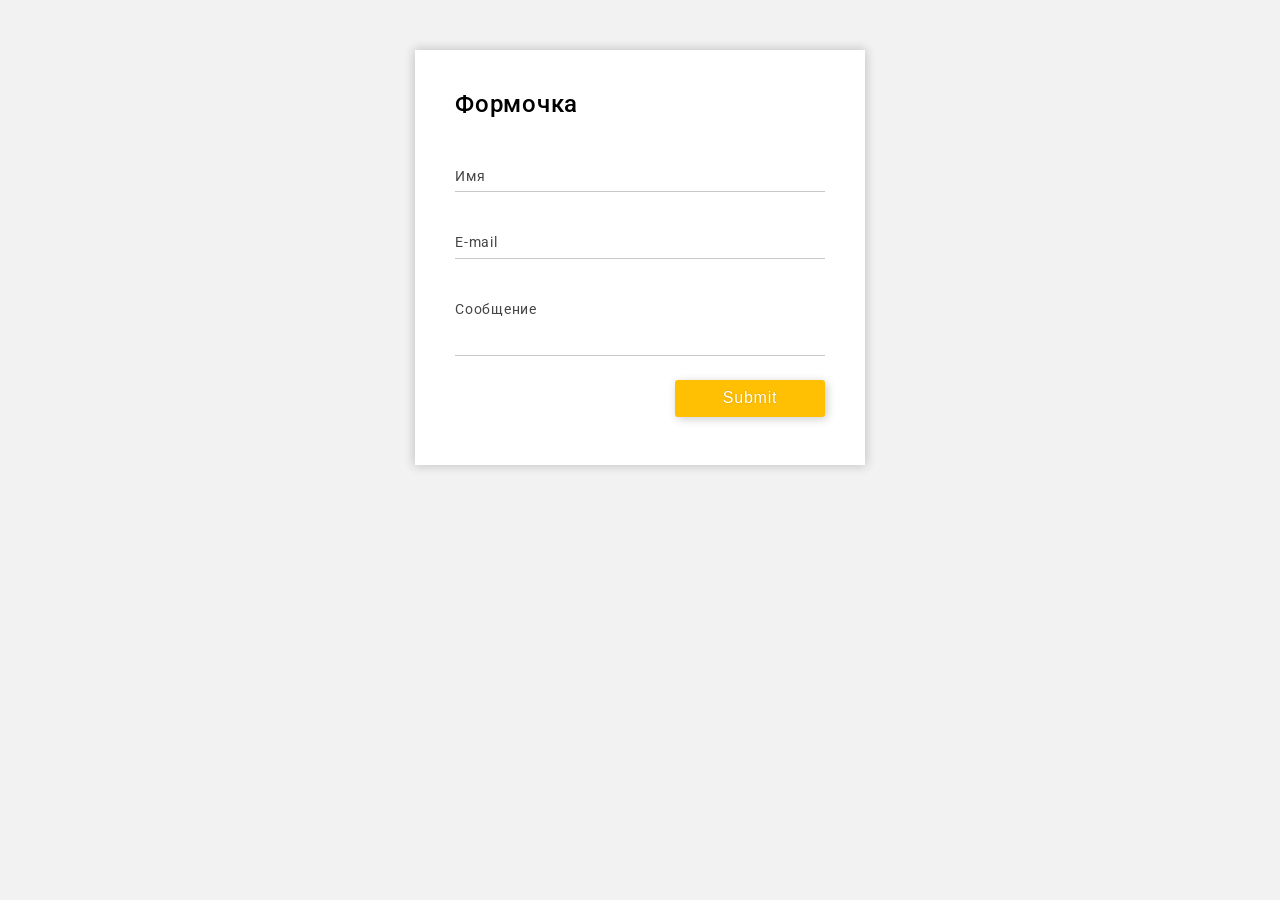
<file: form/index.html>
<!DOCTYPE html>
<html lang="ru">
<head>
	<meta charset="UTF-8">
	<meta name='viewport' content='width=device-width, initial-scale=1'>
	<title>Форма обратной связи</title>
	<link href="https://fonts.googleapis.com/css?family=Roboto:400,500&amp;subset=cyrillic" rel="stylesheet">
	<style>
	/*#ffbf02* primary/
	/*#0241ff secondary*/
		* {
			-webkit-box-sizing: border-box;
			-moz-box-sizing: border-box;
			box-sizing: border-box;
		}

		html {
			font-size: 16px;
		}

		body {
			margin: 0;
			font-family: 'Roboto', sans-serif;
			background-color: #f2f2f2;
		}

		.form-container {
			background-color: #fff;
			max-width: 450px;
			width: 95%;
			margin: 50px auto;
			padding: 40px;
			box-shadow: 0 0 10px 1px rgba(0,0,0,0.2);
		}

		#form {
			
		}
		
		.field {
			margin: 1rem 0;
		}

		input, textarea {
			display: block;
			width: 100%;
			margin: 0.5rem 0;
			padding: 0 0 0.4rem;
			outline: none;
			font-size: 1rem;
			letter-spacing: 0.75px;
			border: none;
			border-bottom: 1.5px solid rgb(200, 200, 200);;
			border-radius: 0;
			transition: 0.2s ease;
			-webkit-appearance:none;
		}
		
		input:focus, textarea:focus {
			border-color: #ffbf02;
			border-color: rgb(255, 191, 2);
		}

		.form-heading {
			margin-top: 0;
			font-size: 1.5rem;
			font-weight: 500;
			letter-spacing: 0.75px;
		}

		#submit {
			border: none;
			background-color: #ffbf02;
			background-color: rgb(255, 191, 2);
			color: #fff;
			text-shadow: 0 0 2px rgba(0,0,0,0.2);
			border-radius: 3px;
			padding: 0.6rem 0;
			width: 150px;
			margin-left: calc(100% - 150px);
			box-shadow: 2px 2px 10px 0 rgba(0,0,0,0.2);
			cursor: pointer;
			transition: 0.2s ease;
			margin-top: 1.5rem;
		}

		#submit:active {
			transform: translate(2px, 2px);
			box-shadow: none;
		}

		label {
			display: block;
			font-size: 0.9rem;
			letter-spacing: 0.75px;
			color: rgb(68, 68, 68);
			transform: translateY(1.6rem);
			transition: 0.2s ease;
		}
	
		.focused {
			transform: translateX(-12.5%) translateY(0.2rem) scale(0.75);
		}
		
		input:-webkit-autofill {
			-webkit-box-shadow: 0 0 0px 1000px #fff inset;
		}
		
		textarea {
			overflow: hidden;
			resize: none;
			padding-top: 0;
			height: 3.5rem;
			padding-left: 0;
		}
	</style>
</head>
<body>
	<div class="form-container">
		<h3 class="form-heading">Формочка</h3>
		<form id="form" >
			<!-- action="https://getsimpleform.com/messages?form_api_token=7804a62692c61eff49594749b37370c5" method="post" -->
			<!-- <input type='hidden' name='redirect_to' value='https://coddywebmastering.github.io/form/' /> -->
			<div class="field">
				<label for="name">Имя</label>
				<input type="text" name='name' id="name" required />
			</div>
			<div class="field">
				<label for="email">E-mail</label>
				<input type="email" name="_replyto" id="email" required>
			</div>
			<div class="field">
				<label for="message">Сообщение</label>
				<textarea name="message" id="message" rows='3' wrap='hard' required></textarea>
			</div>
			<input type="submit" id="submit">
		</form>
	</div>
	<script>
		var inputs = ([].slice.call(document.querySelectorAll('input'))).filter(function(input) {
			return input.getAttribute('type') != 'submit';
		});

		

		var textarea = document.getElementById('message');
		textarea.addEventListener('focusin', focusinInputHandler, false);
		textarea.addEventListener('focusout', focusoutInputHandler, false);
		if (textarea.value != '')
			focusinInputHandler.call(textarea);

		if(/iPhone|iPad|iPod/i.test(navigator.userAgent)){
			textarea.style['text-indent'] = '-3px';
		}

		inputs.forEach(function(input) {
				// if (input.getAttribute('type') !== 'submit' && input.getAttribute('type') !== 'hidden') {
					console.log(input);
					if (input.value != '') {
						// var label = document.querySelector('label[for="' + input.id + '"]');
						// label.classList.add('focused');
						focusinInputHandler.call(input);
					}
					input.addEventListener('focusin', focusinInputHandler, false);
					input.addEventListener('focusout', focusoutInputHandler, false);
				// }
			});

			function focusinInputHandler() {
				var label = document.querySelector('label[for="' + this.id + '"]');
				label.classList.add('focused');
				// console.log(label);
				// console.log(this.id + ' focus in');
			}

			function focusoutInputHandler() {
				var label = document.querySelector('label[for="' + this.id + '"]');
				if (this.value == '')
					label.classList.remove('focused');
				// console.log(this.id + ' focus out');
			}


			function encode(data) {
				var encodedData = [];
				for (var key in data) {
					encodedData.push(encodeURIComponent(key) + "=" + encodeURIComponent(data[key]));
				}
				return encodedData.join("&");
			}

			var form = document.getElementById('form');

			form.addEventListener("submit", function(e) {
				e.preventDefault();
				// console.log('Теперь я ничего не делаю');

				var data = {
					'name': form.elements[0].value,
					'_replyto': form.elements[1].value,
					'message': form.elements[2].value,
				}

				request = new XMLHttpRequest();

				request.open("POST", "https://getsimpleform.com/messages?form_api_token=7804a62692c61eff49594749b37370c5", true);

				request.setRequestHeader("Content-type", "application/x-www-form-urlencoded");

				request.send(encode(data));

				form.reset();

				inputs.forEach(function(input) {
					// if (input.getAttribute('type') != 'submit' && input.getAttribute('type') !== 'hidden')
						focusoutInputHandler.call(input);
				});


				focusoutInputHandler.call(textarea);

				if (request.status != 200)
					console.log('Всё окей');
				else
					console.log('Всё плохо! ААаААаааА', request.responseText);

			});
	</script>
</body>
</html>
</file>
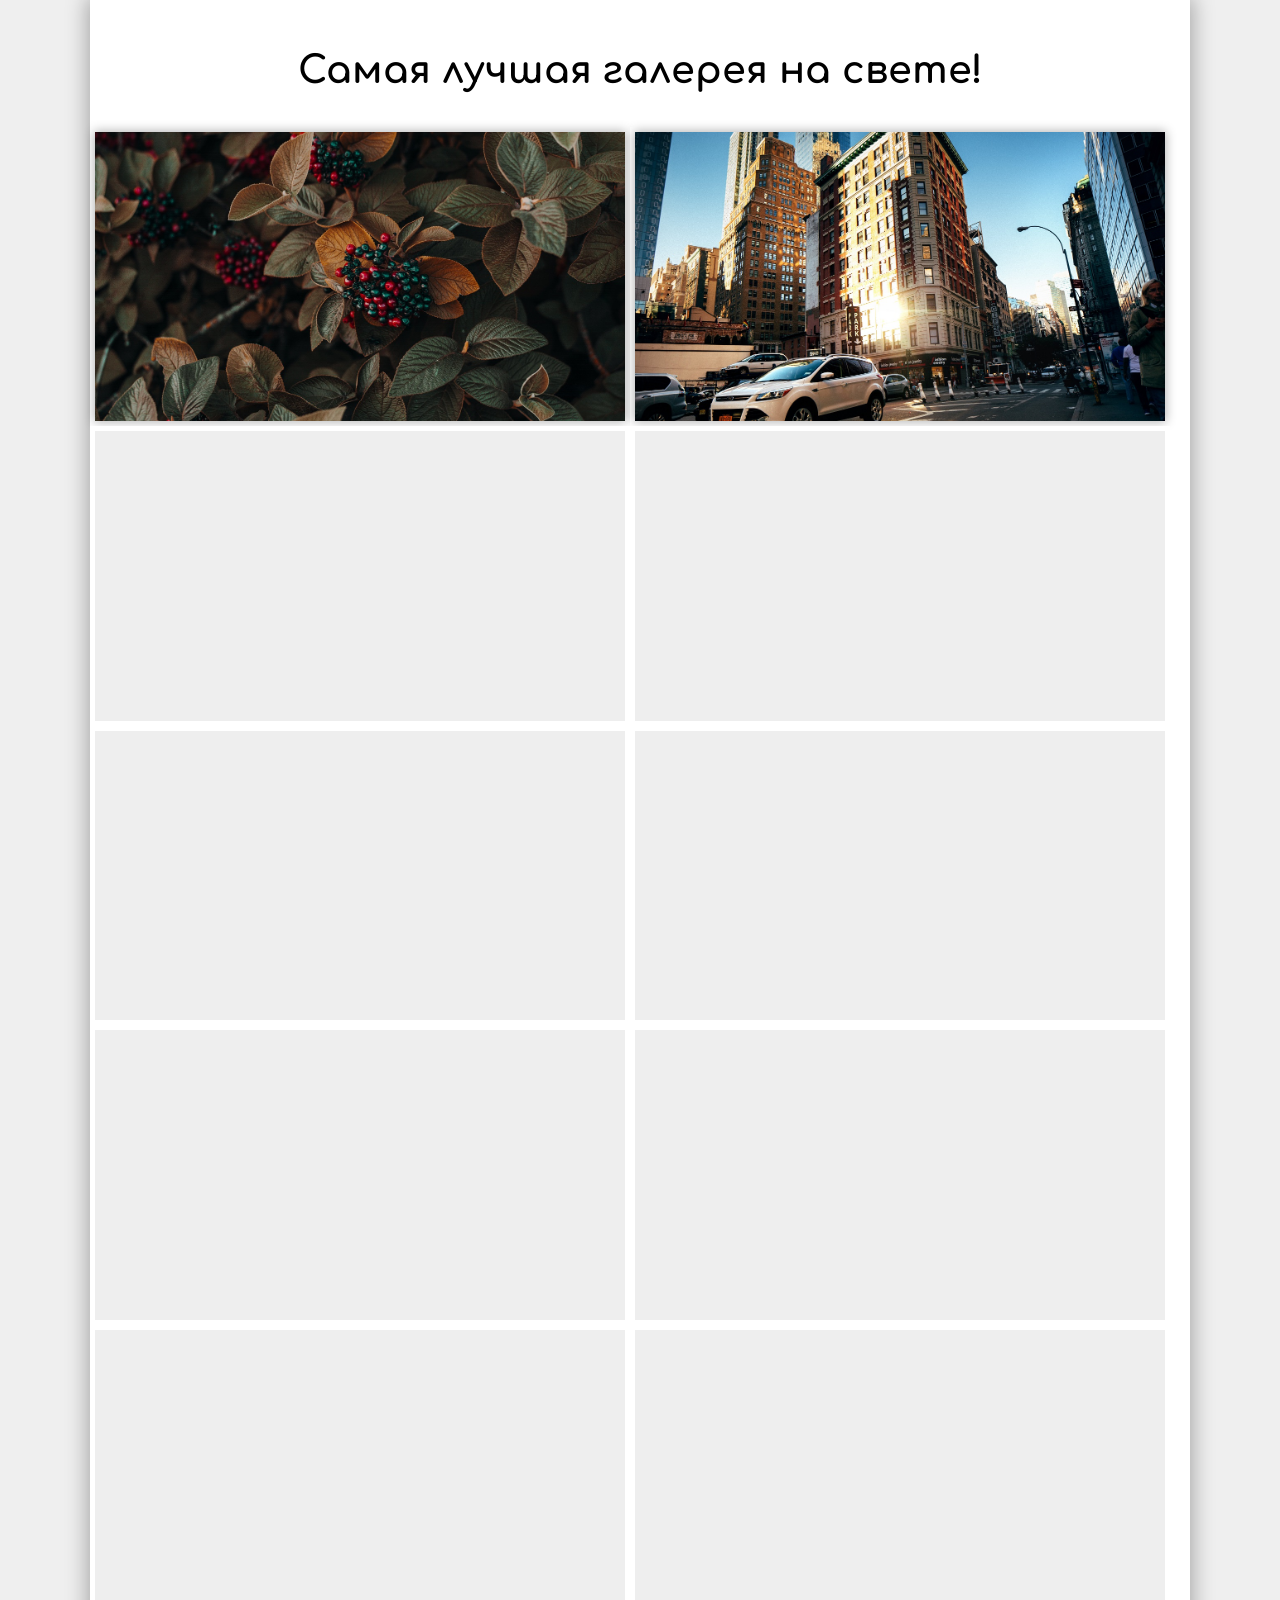
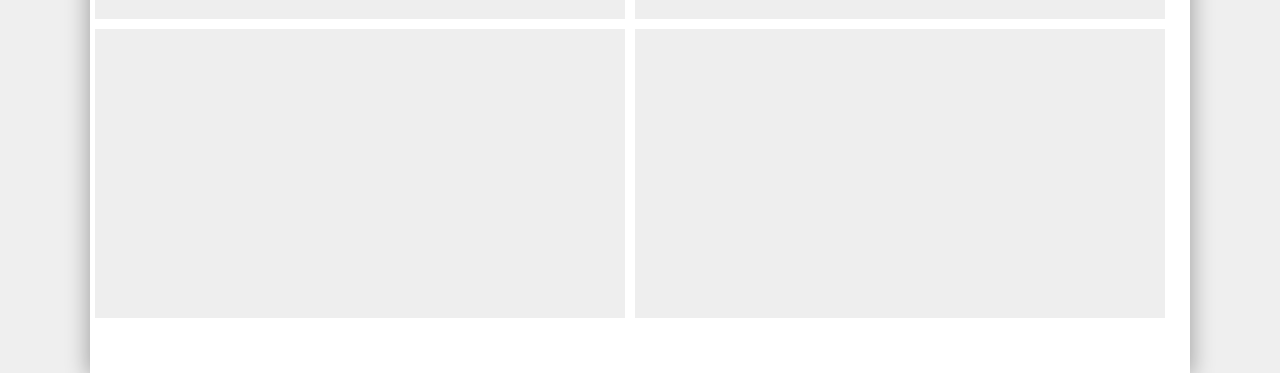
<file: gallery/index.html>
<!DOCTYPE html>
<html lang="ru">
	<head>
		<meta charset="UTF-8">
		<meta name="viewport" content="width=device-width, initial-scale=1">
		<link href="https://fonts.googleapis.com/css?family=Comfortaa:700" rel="stylesheet">
		<title>Галерея</title>
		<link rel="stylesheet" href="css/main.css">
		<style>
			.link_wrapper {
				background-color: #eee;
			}
			.item {
				transition: 0.4s;
				opacity: 0;
				background-color: transparent;
			}
			.animated {
				opacity: 1;
			}

			
		</style>
		

	</head>
	<body>
		<main class="main">

			<div class="box">
				<h1>Самая лучшая галерея на свете!</h1>
				<a href="img/img0.jpg" class="link_wrapper" target="_blank"><div class="item" data-style='background-image: url(img/img0.jpg);'></div></a>
				<a href="img/img1.jpg" class="link_wrapper" target="_blank"><div class="item" data-style='background-image: url(img/img1.jpg);'></div></a>
				<a href="img/img2.jpg" class="link_wrapper" target="_blank"><div class="item" data-style='background-image: url(img/img2.jpg);'></div></a>
				<a href="img/img3.jpg" class="link_wrapper" target="_blank"><div class="item" data-style='background-image: url(img/img3.jpg);'></div></a>
				<a href="img/img4.jpg" class="link_wrapper" target="_blank"><div class="item" data-style='background-image: url(img/img4.jpg);'></div></a>
				<a href="img/img5.jpg" class="link_wrapper" target="_blank"><div class="item" data-style='background-image: url(img/img5.jpg);'></div></a>
				<a href="img/img6.jpg" class="link_wrapper" target="_blank"><div class="item" data-style='background-image: url(img/img6.jpg);'></div></a>
				<a href="img/img7.jpg" class="link_wrapper" target="_blank"><div class="item" data-style='background-image: url(img/img7.jpg);'></div></a>
				<a href="img/img8.jpg" class="link_wrapper" target="_blank"><div class="item" data-style='background-image: url(img/img8.jpg);'></div></a>
				<a href="img/img9.jpg" class="link_wrapper" target="_blank"><div class="item" data-style='background-image: url(img/img9.jpg);'></div></a>
				<a href="img/img10.jpg" class="link_wrapper" target="_blank"><div class="item" data-style='background-image: url(img/img10.jpg);'></div></a>
				<a href="img/img11.jpg" class="link_wrapper" target="_blank"><div class="item" data-style='background-image: url(img/img11.jpg);'></div></a>
			</div>
		</main>
		<script>
		document.addEventListener('DOMContentLoaded', function() {
			const items = document.querySelectorAll('.item');
				let n = 1200;
				items.forEach(function(img) {
					img.setAttribute('style', img.getAttribute('data-style'));
					console.log('loaded');
					setTimeout(function () { img.className += ' animated'; console.log('visible', n)}, n);
					n += 400;
				});
		});
		</script>
	</body>
</html>
</file>
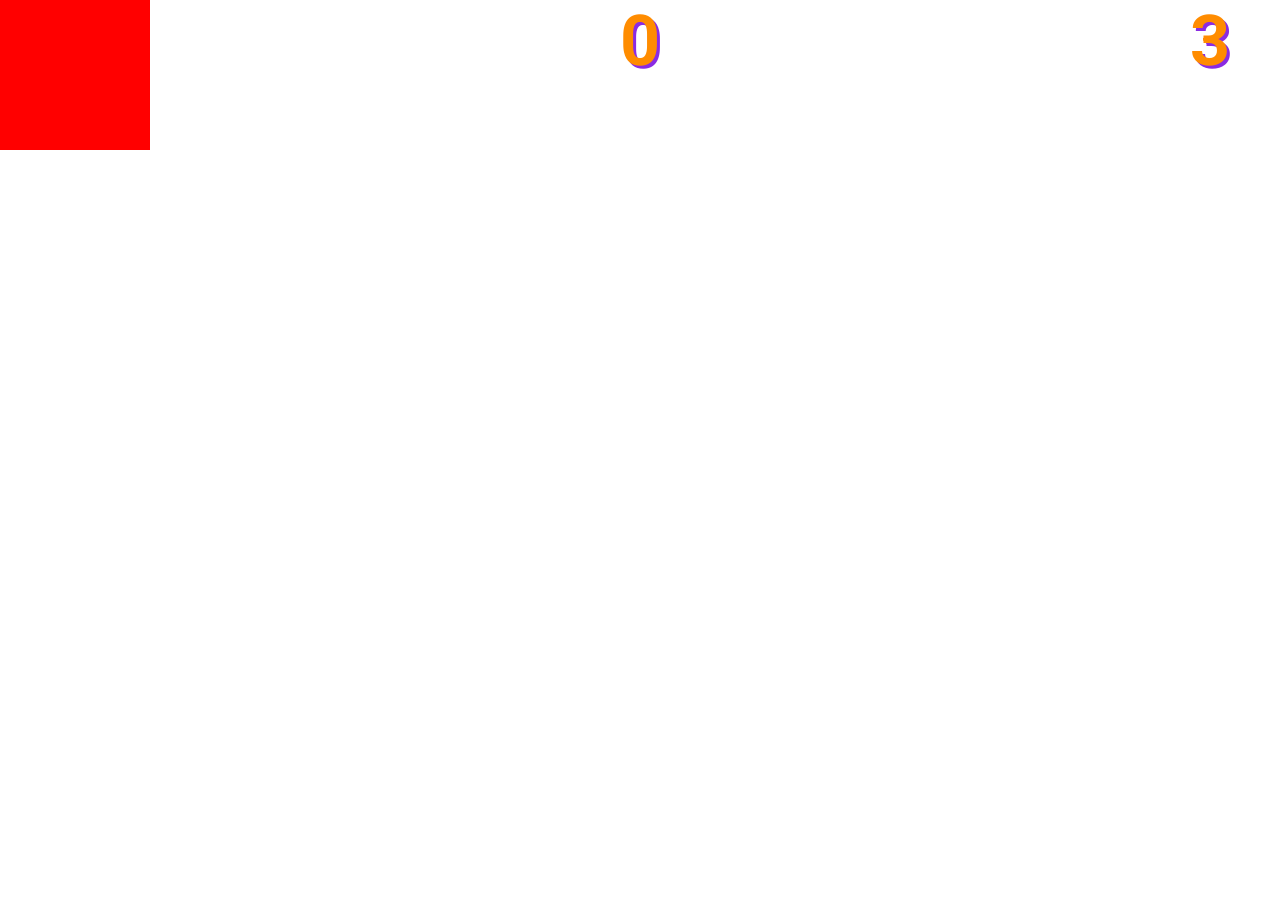
<file: game/index.html>
<!DOCTYPE html>
<html lang="en">
<head>
	<meta charset="UTF-8">
	<title>Game</title>
	<meta name='viewport' content='width=device-width,initial-scale=1'>
	<link href="https://fonts.googleapis.com/css?family=Roboto" rel="stylesheet">
	<style>
		body, html {
			height: 100%;
			user-select: none;
			margin: 0;
			font-family: 'Roboto', sans-serif;
			overflow: hidden;
		}

		#square {
			width: 150px;
			height: 150px;
			position: absolute;
			background-color: red;
			transition: 0.1s;
			z-index: 10;
			outline: none;
		}

		#text {
			z-index: 100;
			height: 100%;
			display: none;
			position: absolute;
			left: 0;
			top: 0;
			right: 0;
			background-color: rgba(0,0,0,0.7);
			color: white;
			justify-content: center;
			align-items: center;
			font-size: 60px;
			font-weight: bold;
			text-shadow: 3px 3px 3px rgba(0,0,0,0.8);
			flex-direction: column;
		}

		.circle {
			border-radius: 50%;
		}

		#count {
			z-index: 1;
			position: absolute;
			left: 0;
			right: 0;
			text-align: center;
			color: darkorange;
			font-size: 70px;
			font-weight: bold;
			text-shadow: 3px 3px 0 blueviolet;
		}

		#newgame {
			border: 2px solid white;
			background: transparent;
			color: white;
			text-shadow: 1px 1px 1px rgba(0,0,0,0.6);
			width: 95%;
			max-width: 220px;
			height: 70px;
			font-size: 18px;
			font-weight: bold;
			margin-top: 30px;
			cursor: pointer;
		}

		#timer {
			position: absolute; 
			right: 50px;
			top: 0px;

			text-align: center;
			color: darkorange;
			font-size: 70px;
			font-weight: bold;
			text-shadow: 3px 3px 0 blueviolet;
		}
	</style>
</head>
<body>
	<div id="timer">1</div>
	<div id="count">0</div>
	<div id='square'></div>
	<div id="text">
		<div class="message">You won!</div>
		<button id="newgame">Начать новую игру</button>
	</div>
	<script
  src="https://code.jquery.com/jquery-3.3.1.min.js"
  integrity="sha256-FgpCb/KJQlLNfOu91ta32o/NMZxltwRo8QtmkMRdAu8="
  crossorigin="anonymous"></script>
  <script>
  	$(document).ready(function() {
  		var count = 0;
  		var colors = ['darkorange', 'blue', 'green', 'magenta', 'blueviolet', 'black', 'dodgerblue', 'tomato', 'yellow'];
  		
  		var width = $(document).width() - 200;
  		var height = $(document).height() - 200;

  		var timer = 5;
		


  		function setInter() {
  			$('#timer').text(timer);
	  		var inter = setInterval(function() {
	  			if (timer >  0) {
	  				timer -=1;
	  				$('#timer').text(timer);
	  				console.log(timer);
	  			} else {
	  				$('.message').text('GAME OVER!');
	  				$('#text').css('display', 'flex');
	  				clearInterval(inter);
	  			}
	  			
	  		}, 500);

	  		return inter;
  		}

  		var i = setInter();

  		function randomPosition(el) {
  			var x = Math.floor(Math.random()*width);
  			var y = Math.floor(Math.random()*height);
  			
  			$(el).toggleClass('circle')
  			$(el).css('background-color', colors[count % 9]);
  			$(el).css('top', y)
  			$(el).css('left', x)
  		}

  		$('#square').on('click', function() {
  			
  			randomPosition(this);
			
			count += 1;
  			timer += 1;

  			$('#timer').text(timer);
			$('#count').text(count);
  			
  			if (count == 100) {
  				$('.message').text('Winner, winner, chicken dinner');
  				$('#text').css('display', 'flex');
  				clearInterval(i);
  			} 


  		})

  		$('#newgame').on('click', function() {
  			count = 0;
  			timer = 5;
  			$('#count').text(count);
  			$('#text').css('display', 'none');
  			i = setInter();
  			randomPosition('#square');
  		})
  	})


  </script>
</body>
</html>
</file>
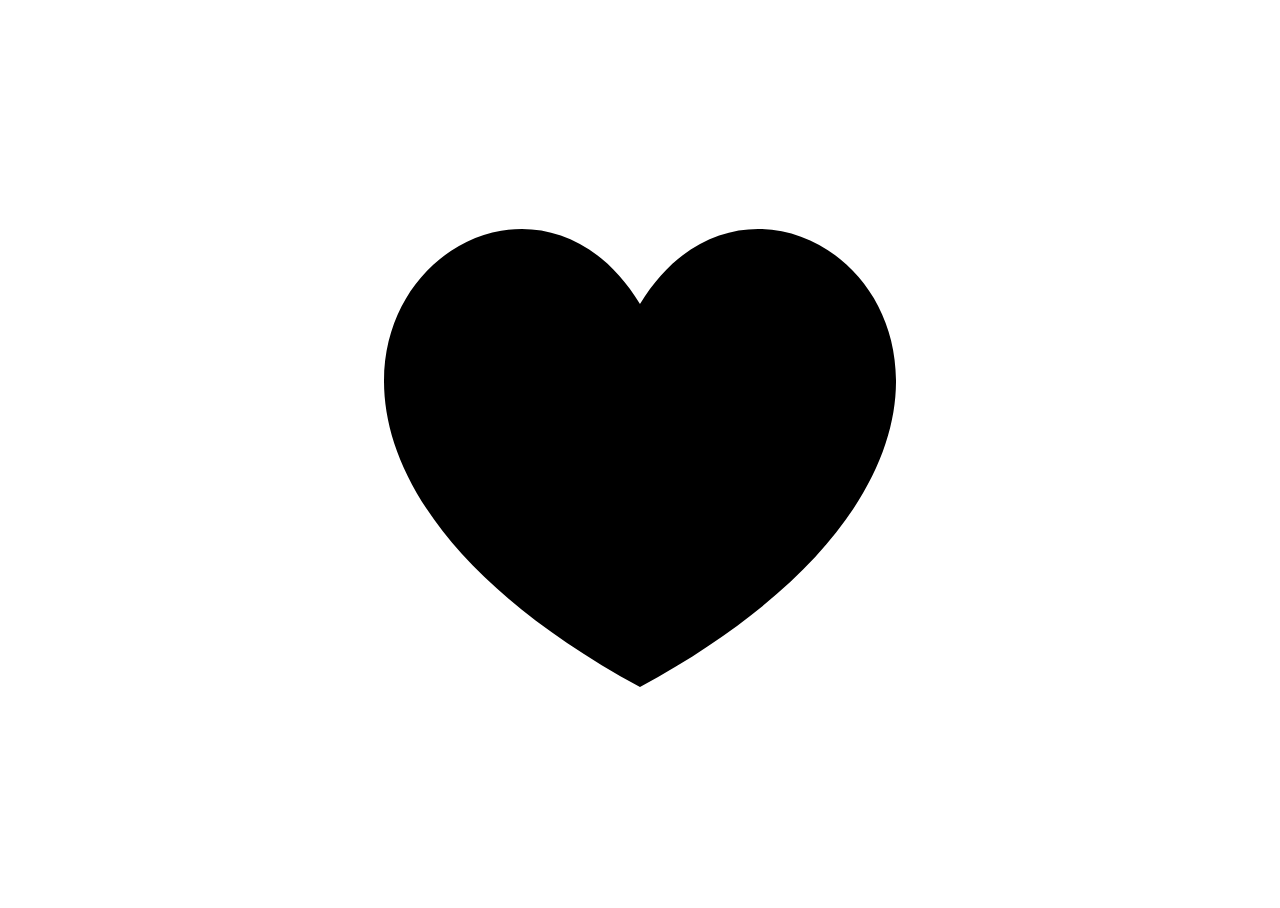
<file: heart/index.html>
<!DOCTYPE html>
<html lang="ru">
<head>
	<meta charset="UTF-8">
	<title>Сердечко</title>
	<meta name='viewport' content='width=device-width, initial-scale=1'>
	<style>
		@keyframes pulse {
			from {
				transform: scale(1);
				fill: #D80027;
			}

			to {
				transform: scale(1.2);
				fill: red;
			}
		}

		html, body {
			height: 100%;
		}

		.box {
			height: 100%;
			display: flex;
			justify-content: center;
			-ms-align-items: center;
			align-items: center;
		}
	
		svg {
			transition: 0.3s;
			max-width: 512px;
			width: 70%;
			height: auto;
			animation: pulse 1s infinite alternate ease-in;
		}

		svg:hover {
			transform: scale(1.2);
		}
	</style>
</head>
<body>
	<div class="box">
		<svg enable-background="new 0 0 23.217 23.217" version="1.1" viewBox="0 0 23.217 23.217" xml:space="preserve" xmlns="http://www.w3.org/2000/svg">
		<path d="m11.608 21.997c-22.647-12.354-6.268-27.713 0-17.369 6.269-10.344 22.649 5.015 0 17.369z" />
		</svg>
	</div>
</body>
</html>
</file>
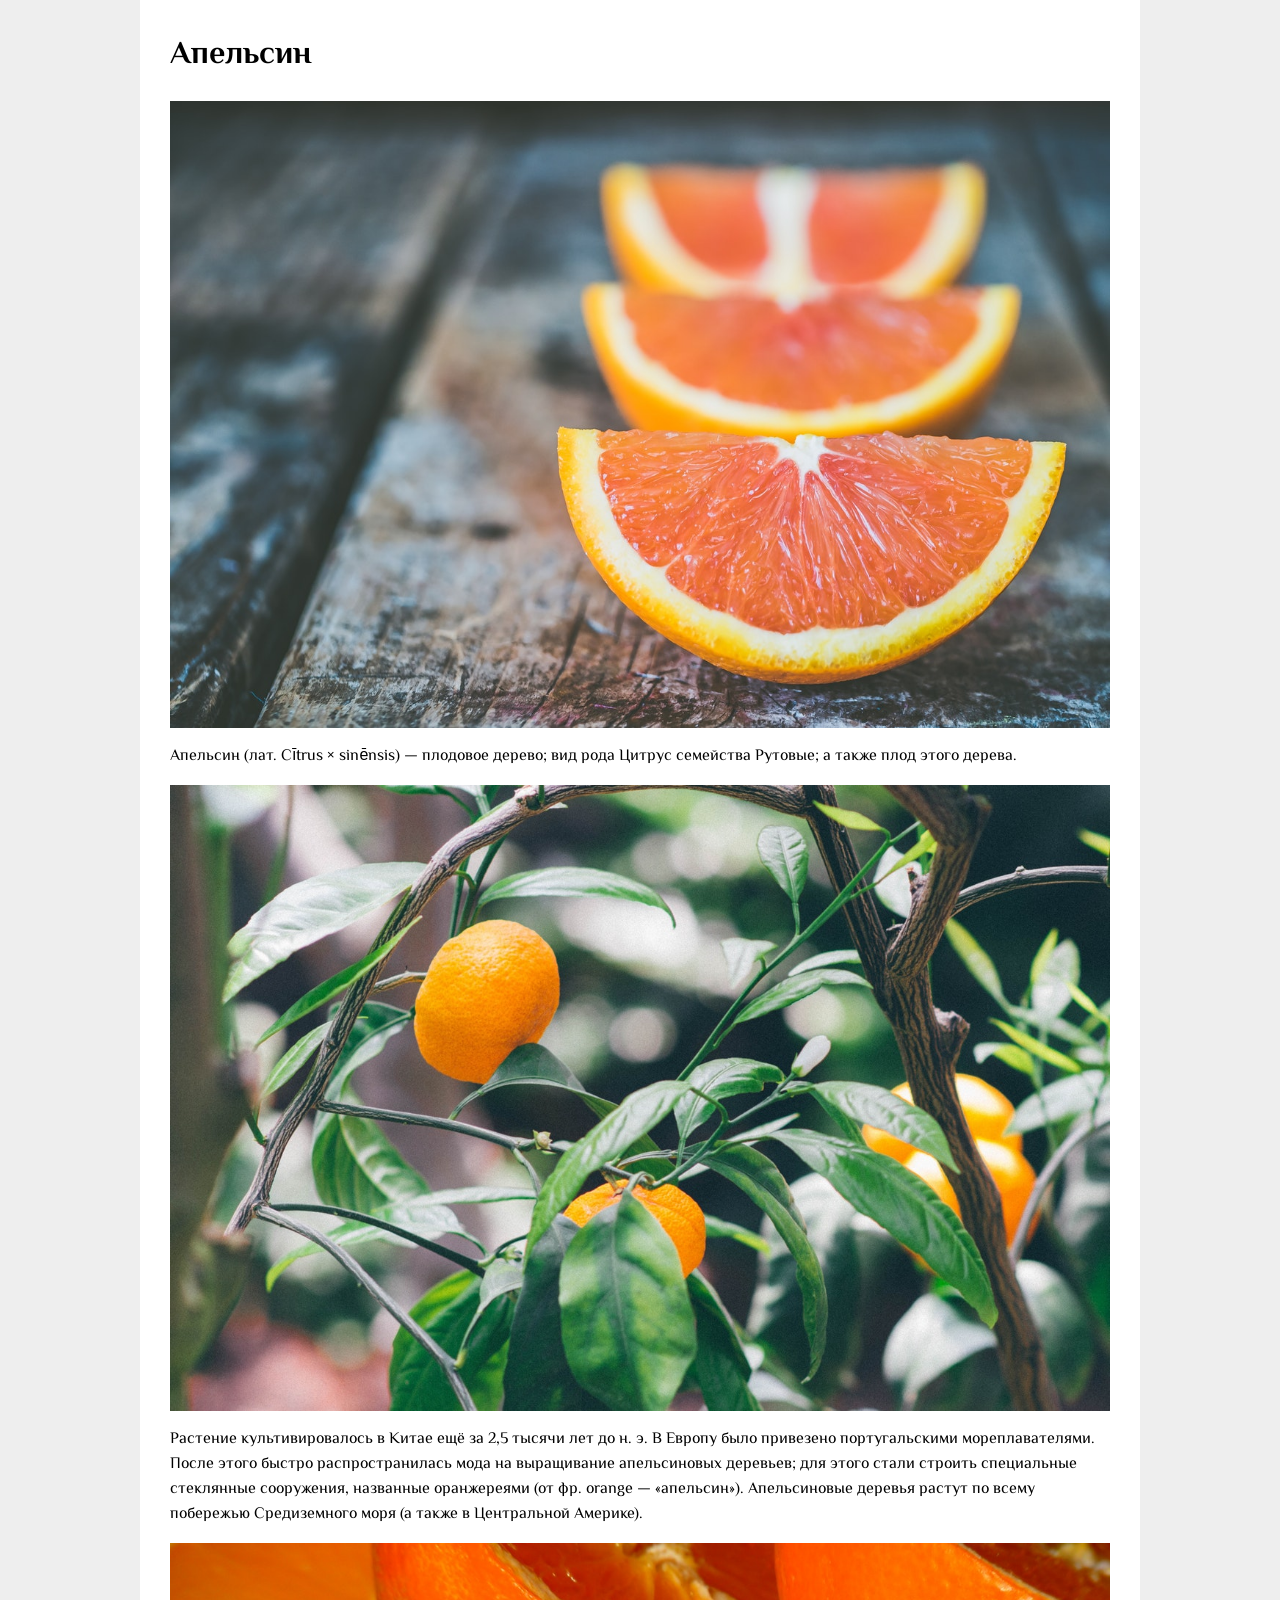
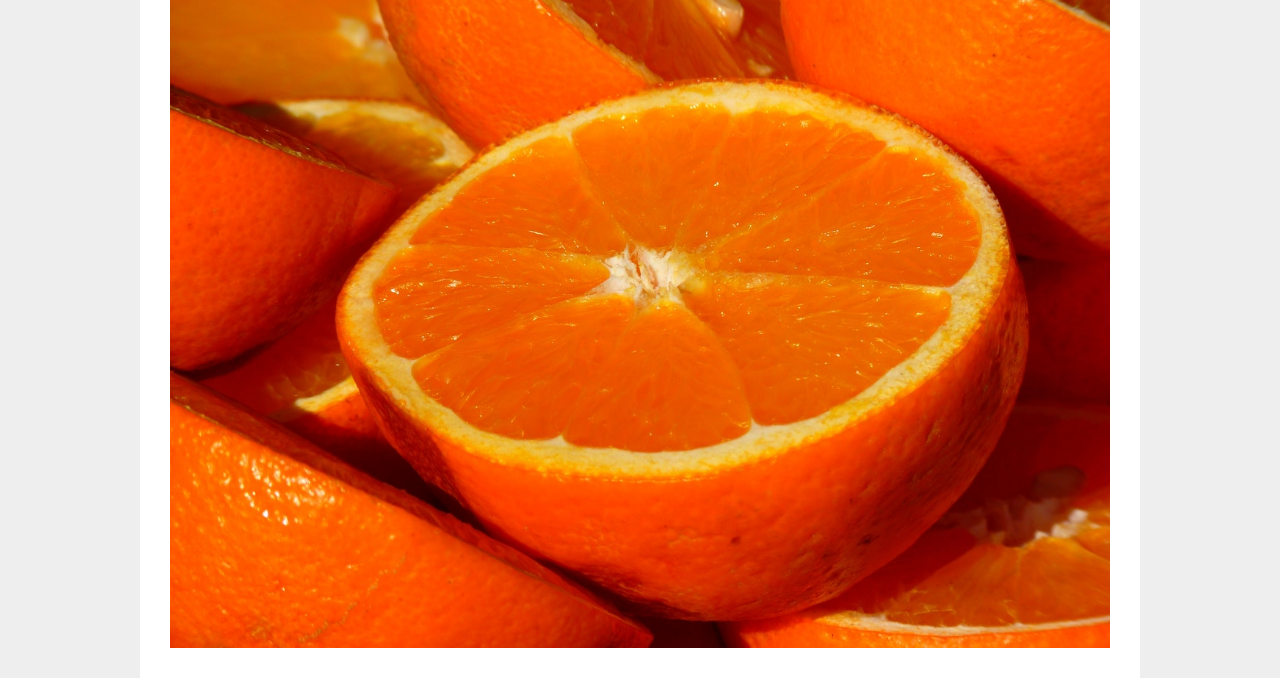
<file: lazyload/index.html>
<!DOCTYPE html>
<html lang="ru">
<head>
	<meta charset="UTF-8">
	<title>Восьмое занятие</title>
	<link href="https://fonts.googleapis.com/css?family=El+Messiri" rel="stylesheet">
	<style>
		body {
			/*height: 1000px;*/
			background-color: #eee;
			margin: 0;
			font-family: 'El Messiri', sans-serif;
		}

		#box {
			width: 95%;
			max-width: 1000px;
			-webkit-box-sizing: border-box;
			-moz-box-sizing: border-box;
			box-sizing: border-box;
			/*height: 100%;*/
			margin: auto;
			background-color: #fff;
			padding: 30px;
		}

		#h1 {
			margin-top: 0;

		}

		img {
			width: 100%;
			display: block;
			transition: filter 0.2s ease;
		}

		.blur {
			filter: blur(5px);
		}

	</style>
</head>
<body>
	<div id="box">
		<h1 id="h1">Апельсин</h1>
		<img class='blur' src="orange1_blur.jpg" data-src='orange1.jpeg' alt="Апельсин">
		<p id="text1">Апельсин (лат. Cītrus × sinēnsis) — плодовое дерево; вид рода Цитрус семейства Рутовые; а также плод этого дерева.</p>
		<img class='blur' src="orange2_blur.jpg" data-src='orange2.jpeg' alt="Апельсин">
		<p id="text2">Растение культивировалось в Китае ещё за 2,5 тысячи лет до н. э. В Европу было привезено португальскими мореплавателями. После этого быстро распространилась мода на выращивание апельсиновых деревьев; для этого стали строить специальные стеклянные сооружения, названные оранжереями (от фр. orange — «апельсин»). Апельсиновые деревья растут по всему побережью Средиземного моря (а также в Центральной Америке).</p>
		<img class='blur' src="orange3_blur.jpg" data-src='orange3.jpeg' alt="Апельсин">
	</div>
	<script>

		document.addEventListener('DOMContentLoaded', function() {
			// var box = document.getElementById('box'), 
			var counter = 0,
				lazyImages = [].slice.call(document.querySelectorAll('.blur'));
			console.log(lazyImages, lazyImages instanceof Array);




			function lazyLoad() {
				// var lazy = document.querySelector('.blur');
				lazyImages.forEach(function(lazy) {
					counter++;
					// console.log(lazy.getBoundingClientRect());
					// console.log('Высота вьюпорта: ' + window.innerHeight);
					console.log(counter);
					if (lazy.getBoundingClientRect().top <= window.innerHeight) {
						if (lazy.hasAttribute('data-src')) {
							console.log('Уиииииииииии');
							var data = lazy.getAttribute('data-src');
							lazy.setAttribute('src', data);
							lazy.removeAttribute('data-src');
							lazy.classList.remove('blur');
						}

						lazyImages = lazyImages.filter(function(image) {
							return image !== lazy;
						});
					}
					
					if (lazyImages.length === 0) {
						document.removeEventListener('scroll', lazyLoad);	
					}
				});


			}
			document.addEventListener('scroll', lazyLoad, false);

			
			
			// document.addEventListener('scroll', 
			// 	function() { 
			// 		++counter;
			// 		console.log('Оп, прокруточка ' + counter);
			// 	}, false);
		});
		
		// 	number = 10,
		// 	string = 'Я - строчка';

		// function logThis() {
		// 		console.log(this);
		// }
		// logThis();
		// logThis.call(obj);
		// logThis.call(number);
		// logThis.call(string);
	</script>
</body>
</html>
</file>
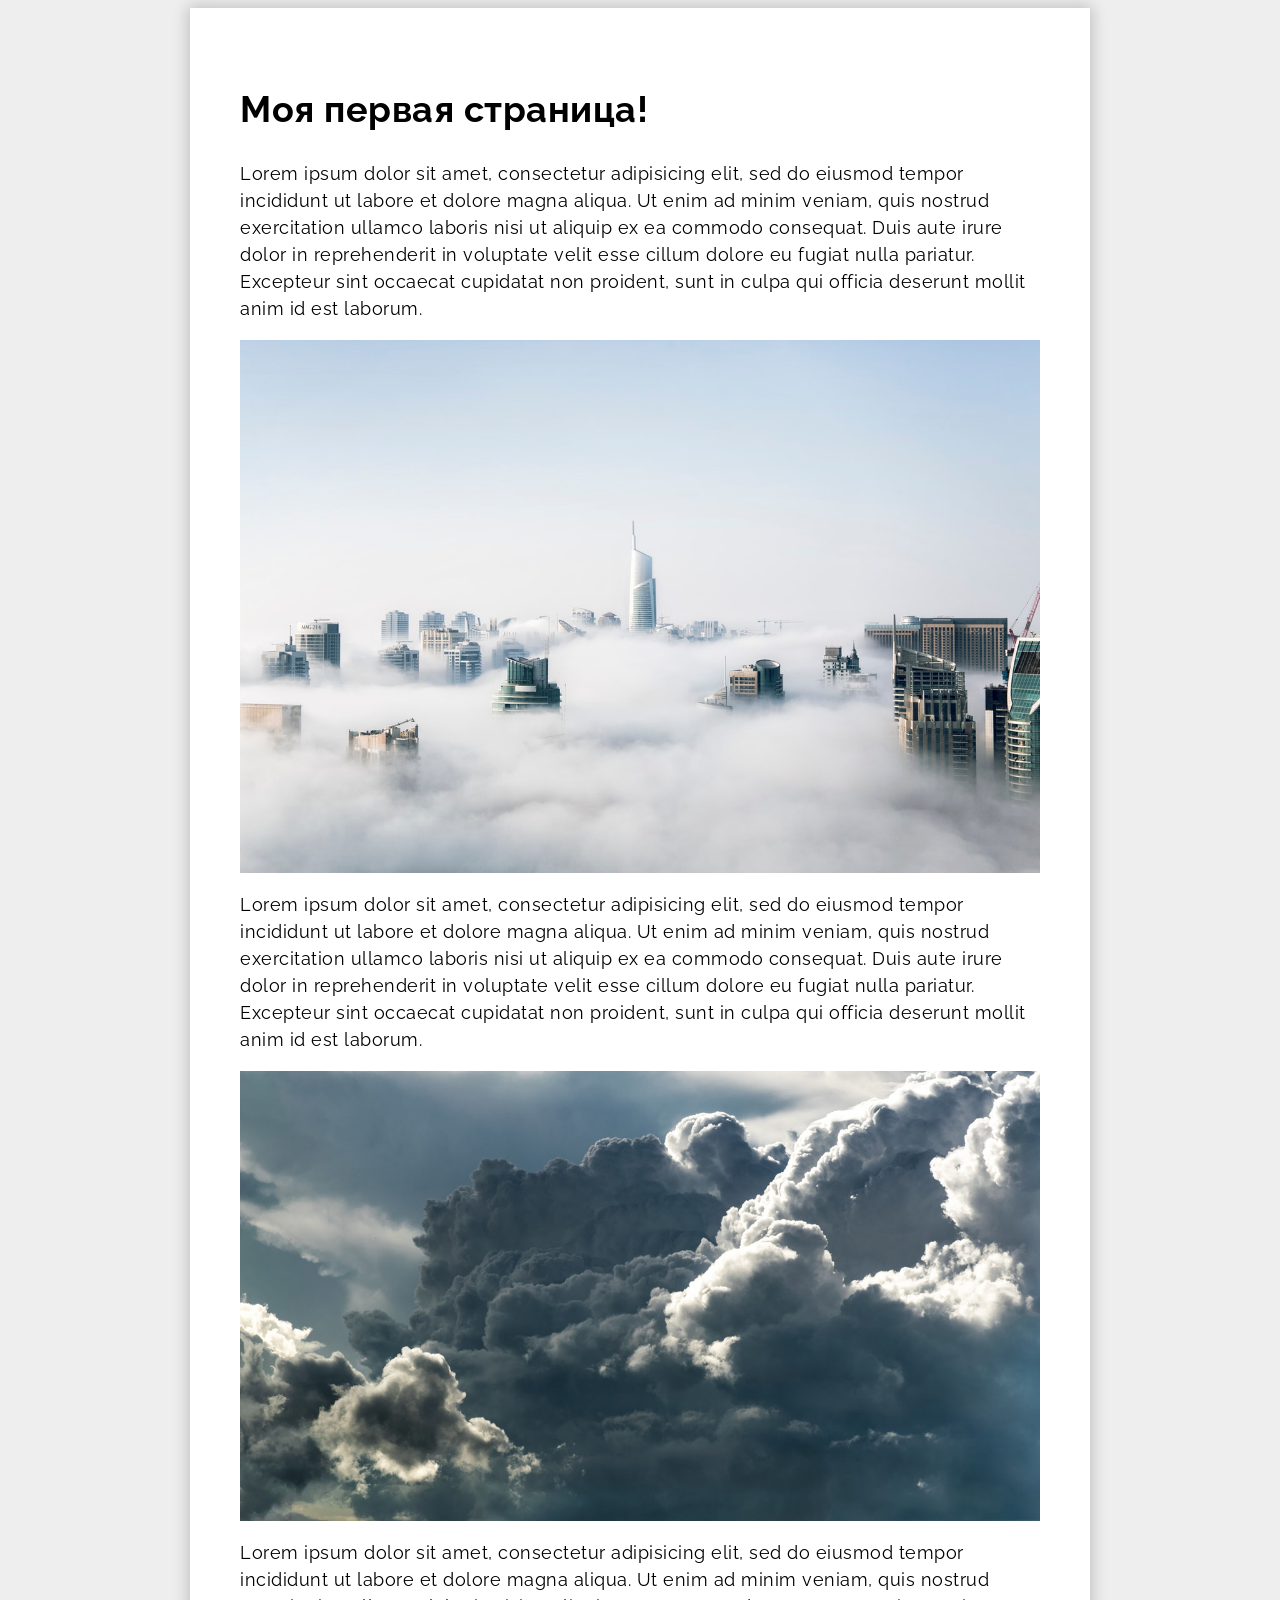
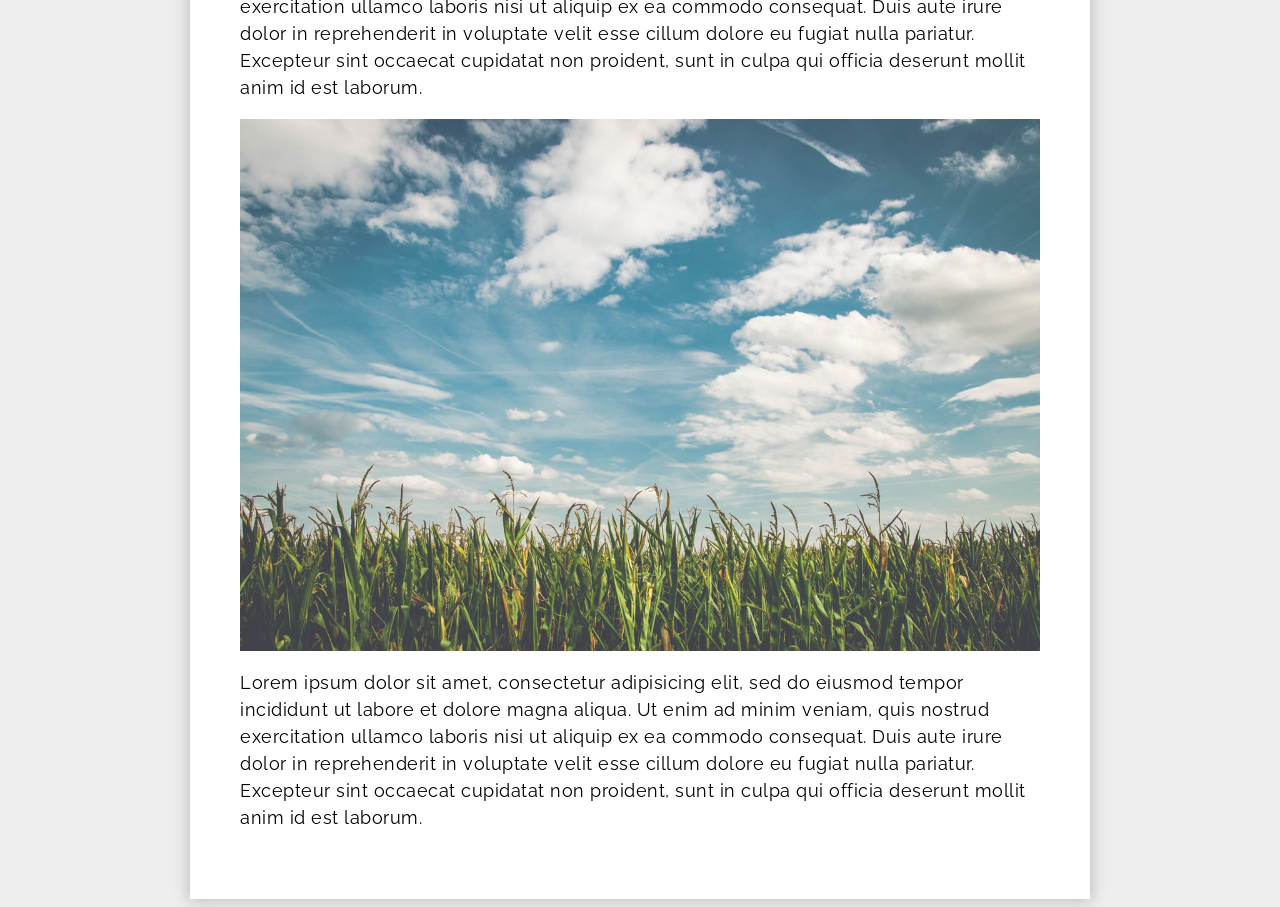
<file: mysite/index.html>
<!DOCTYPE html>
<html>
<head>
	<meta charset="utf-8">
	<link href="https://fonts.googleapis.com/css?family=Raleway" rel="stylesheet">
	<title>Блог</title>
	<meta name='viewport' content='width=device-width, initial-scale=1'>
	<style type="text/css">
		body {
			background-color: #eeeeee;
			font-family: 'Raleway', sans-serif;
			letter-spacing: 0.5px;
			line-height: 1.5;
			font-size: 18px;
		}

		div {
			max-width: 800px;
			margin: auto;
			background-color: #ffffff;
			padding: 50px;
			box-shadow: 0 0 15px 2px rgba(0,0,0,0.2);
		}

		img {
			max-width: 100%;
			margin: auto;
			display: block;
		}

		@media all and (max-width: 768px)
		{
			body {
				font-size: 22px;
			}

			div {
				padding: 40px 20px;
			}
		}
	</style>
</head>
<body>
	<div>
		<h1>Моя первая страница!</h1>
		<p>Lorem ipsum dolor sit amet, consectetur adipisicing elit, sed do eiusmod
		tempor incididunt ut labore et dolore magna aliqua. Ut enim ad minim veniam,
		quis nostrud exercitation ullamco laboris nisi ut aliquip ex ea commodo
		consequat. Duis aute irure dolor in reprehenderit in voluptate velit esse
		cillum dolore eu fugiat nulla pariatur. Excepteur sint occaecat cupidatat non
		proident, sunt in culpa qui officia deserunt mollit anim id est laborum.</p>
		<img src="img1.jpeg">
		<p>Lorem ipsum dolor sit amet, consectetur adipisicing elit, sed do eiusmod
		tempor incididunt ut labore et dolore magna aliqua. Ut enim ad minim veniam,
		quis nostrud exercitation ullamco laboris nisi ut aliquip ex ea commodo
		consequat. Duis aute irure dolor in reprehenderit in voluptate velit esse
		cillum dolore eu fugiat nulla pariatur. Excepteur sint occaecat cupidatat non
		proident, sunt in culpa qui officia deserunt mollit anim id est laborum.</p>
		<img src="img2.jpeg">
		<p>Lorem ipsum dolor sit amet, consectetur adipisicing elit, sed do eiusmod
		tempor incididunt ut labore et dolore magna aliqua. Ut enim ad minim veniam,
		quis nostrud exercitation ullamco laboris nisi ut aliquip ex ea commodo
		consequat. Duis aute irure dolor in reprehenderit in voluptate velit esse
		cillum dolore eu fugiat nulla pariatur. Excepteur sint occaecat cupidatat non
		proident, sunt in culpa qui officia deserunt mollit anim id est laborum.</p>
		<img src="img3.jpeg">
		<p>Lorem ipsum dolor sit amet, consectetur adipisicing elit, sed do eiusmod
		tempor incididunt ut labore et dolore magna aliqua. Ut enim ad minim veniam,
		quis nostrud exercitation ullamco laboris nisi ut aliquip ex ea commodo
		consequat. Duis aute irure dolor in reprehenderit in voluptate velit esse
		cillum dolore eu fugiat nulla pariatur. Excepteur sint occaecat cupidatat non
		proident, sunt in culpa qui officia deserunt mollit anim id est laborum.</p>
	</div>
</body>
</html>
</file>
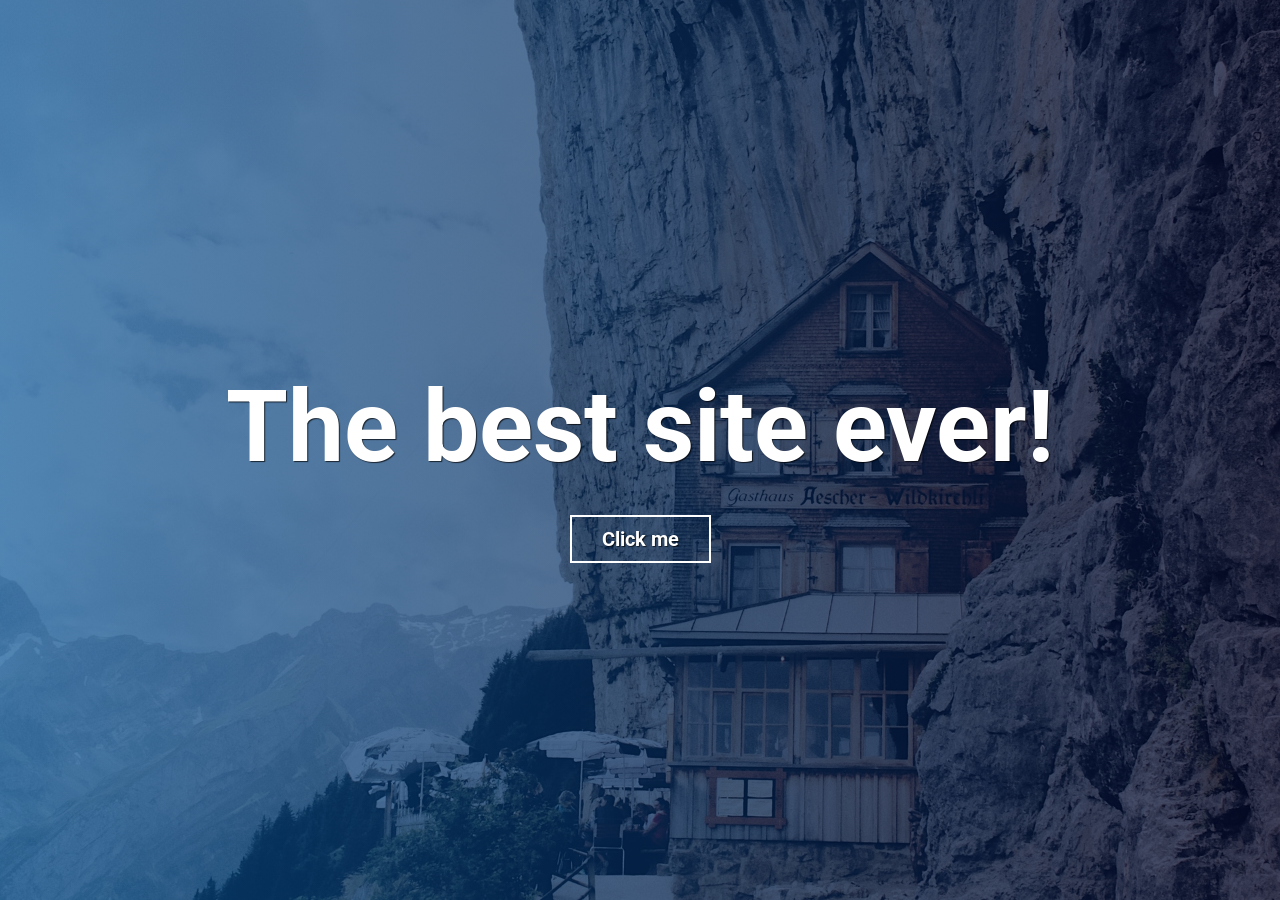
<file: pseudo/index.html>
<!DOCTYPE html>
<html lang="en">
<head>
	<meta charset="UTF-8">
	<title>Overlay</title>
	<link rel="stylesheet" href="main.css">
	<link href="https://fonts.googleapis.com/css?family=Roboto" rel="stylesheet">
</head>
<body>
	<div class="box">
		<!-- h1.title -->
		<h1 class="title">The best site ever!</h1>
		<a href="https://github.com/CoddyWebMastering" target="_blank" class="link">Click me</a>
		<!-- a.link[href='#'][target='_blank'] -->
	</div>
</body>
</html>
</file>
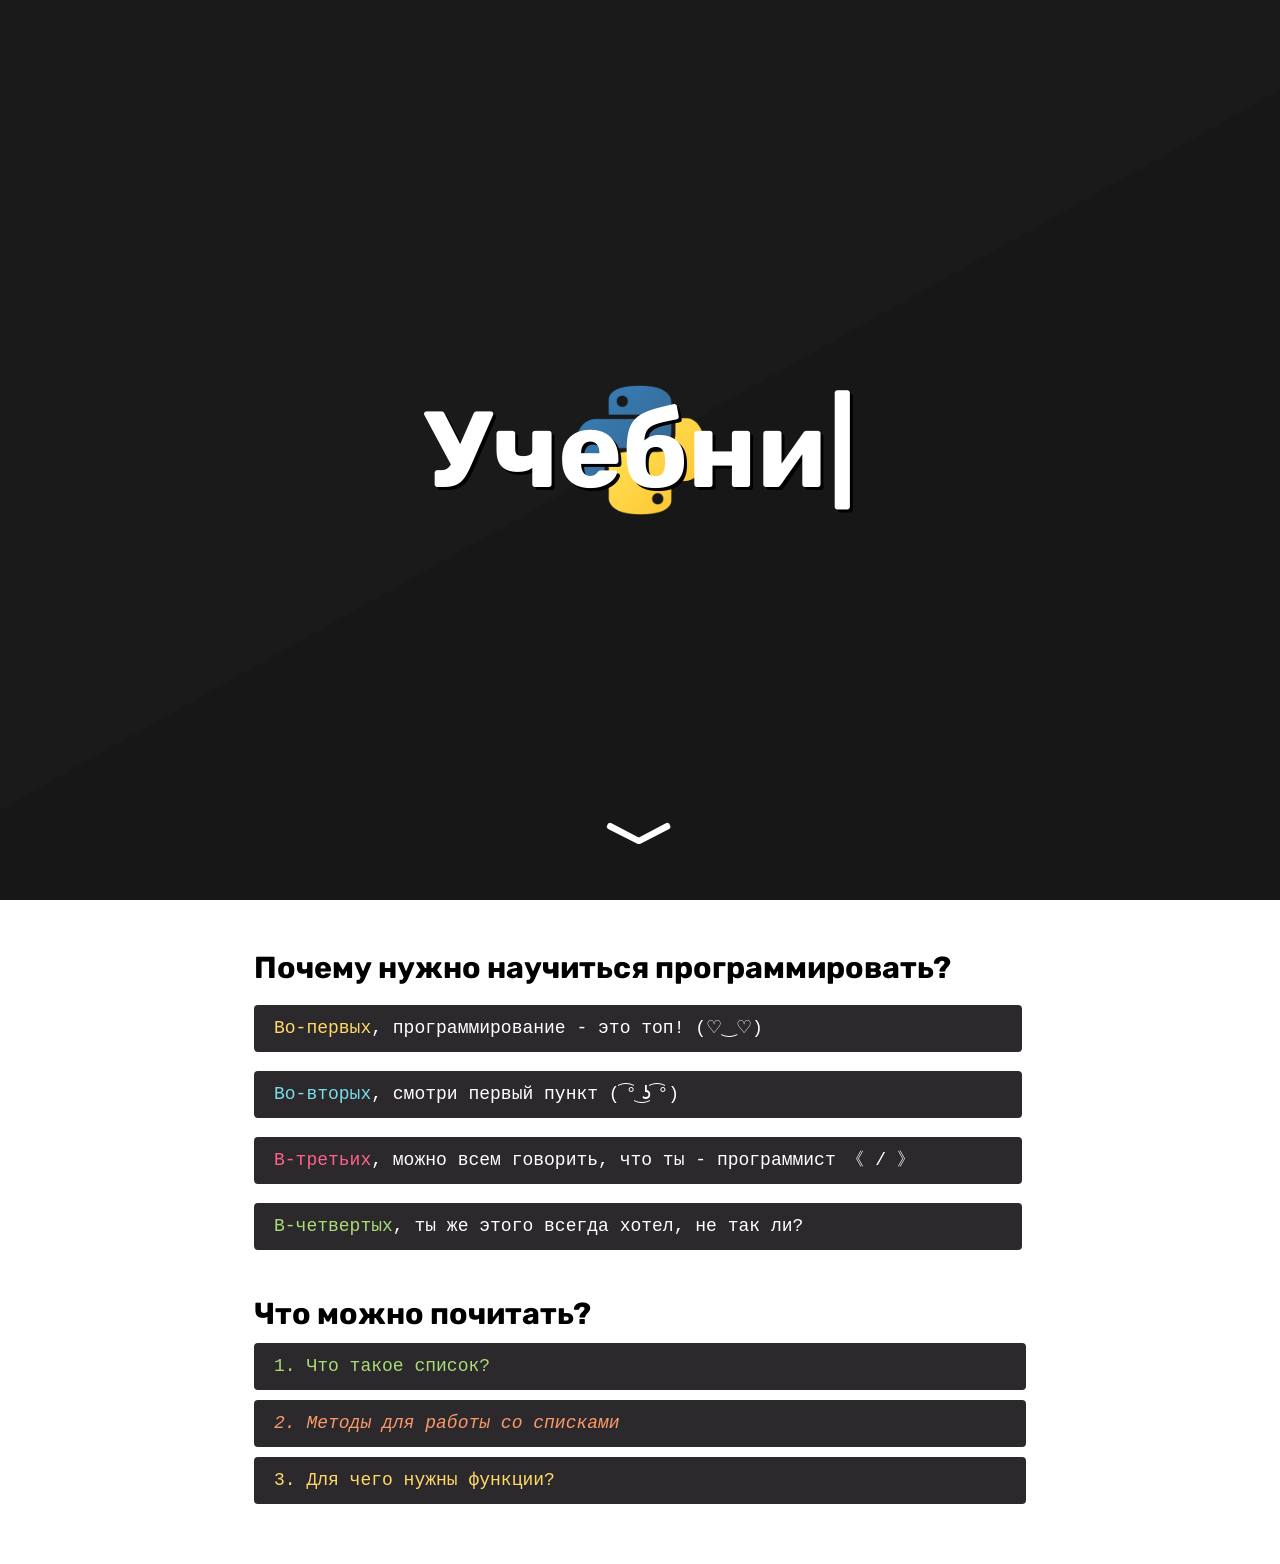
<file: python/index.html>
<!DOCTYPE html>
<html lang="ru">
	<head>
		<meta charset="UTF-8">
		<title>Учебник 	Python</title>
		<meta name='viewport' content='width=device-width, initial-scale=1'>
		<link rel="apple-touch-icon" sizes="180x180" href="img/apple-touch-icon.png">
		<link rel="icon" type="image/png" sizes="32x32" href="img/favicon-32x32.png">
		<link rel="icon" type="image/png" sizes="16x16" href="img/favicon-16x16.png">
		<link rel="manifest" href="img/site.webmanifest">
		<meta name="yandex-verification" content="9ac4fb38cc221824" />
		<link href="https://fonts.googleapis.com/css?family=Rubik:400,900" rel="stylesheet">
		
		<link rel="stylesheet" href="main.css">
	</head>
	<body>
		<header id='header'>
			<div class="overlay"></div>
			<p id="text"></p>
			<button id="down">﹀</button>
		</header>
		<main>
			<h2 class="subtitle" style='margin-top: 0'>Почему нужно научиться про&shy;грам&shy;мировать?</h2>
			<br>
			<code class="code"><span class="yellow">Во-первых</span>, программирование - это топ! (♡‿♡)</code>
			<br>
			<code class="code"><span class="blue">Во-вторых</span>, смотри первый пункт ( ͡° ͜ʖ ͡°) </code>
			<br>
			<code class="code"><span class="red">В-третьих</span>, можно всем говорить, что ты - программист 《 / 》</code>
			<br>
			<code class="code"><span class="green">В-четвертых</span>, ты же этого всегда хотел, не так ли?</code>
			<h2 class="subtitle">Что можно почитать?</h2>
			<a href="list.html" target='_blank' class="code link green">1. Что такое список?</a>
			<a href="list_methods.html" target='_blank' class="code link orange">2. Методы для работы со списками</a>
			<a href="function.html" target='_blank' class="code link yellow">3. Для чего нужны функции?</a>
		</main>
		<script src='js/smoothscroll.js'></script>
		<script>
			document.addEventListener("DOMContentLoaded", function() {
				var name = 'Учебник Python',
					text = document.getElementById('text');
				
				setTimeout(() => name.split('').forEach((character, index) => setTimeout(() => text.innerHTML += character, 150*index)),500)
				
				down.addEventListener('click', () => document.querySelector('main').scrollIntoView({block: "start", behavior: "smooth"}) )
			});
		</script>
	</body>
</html>
</file>
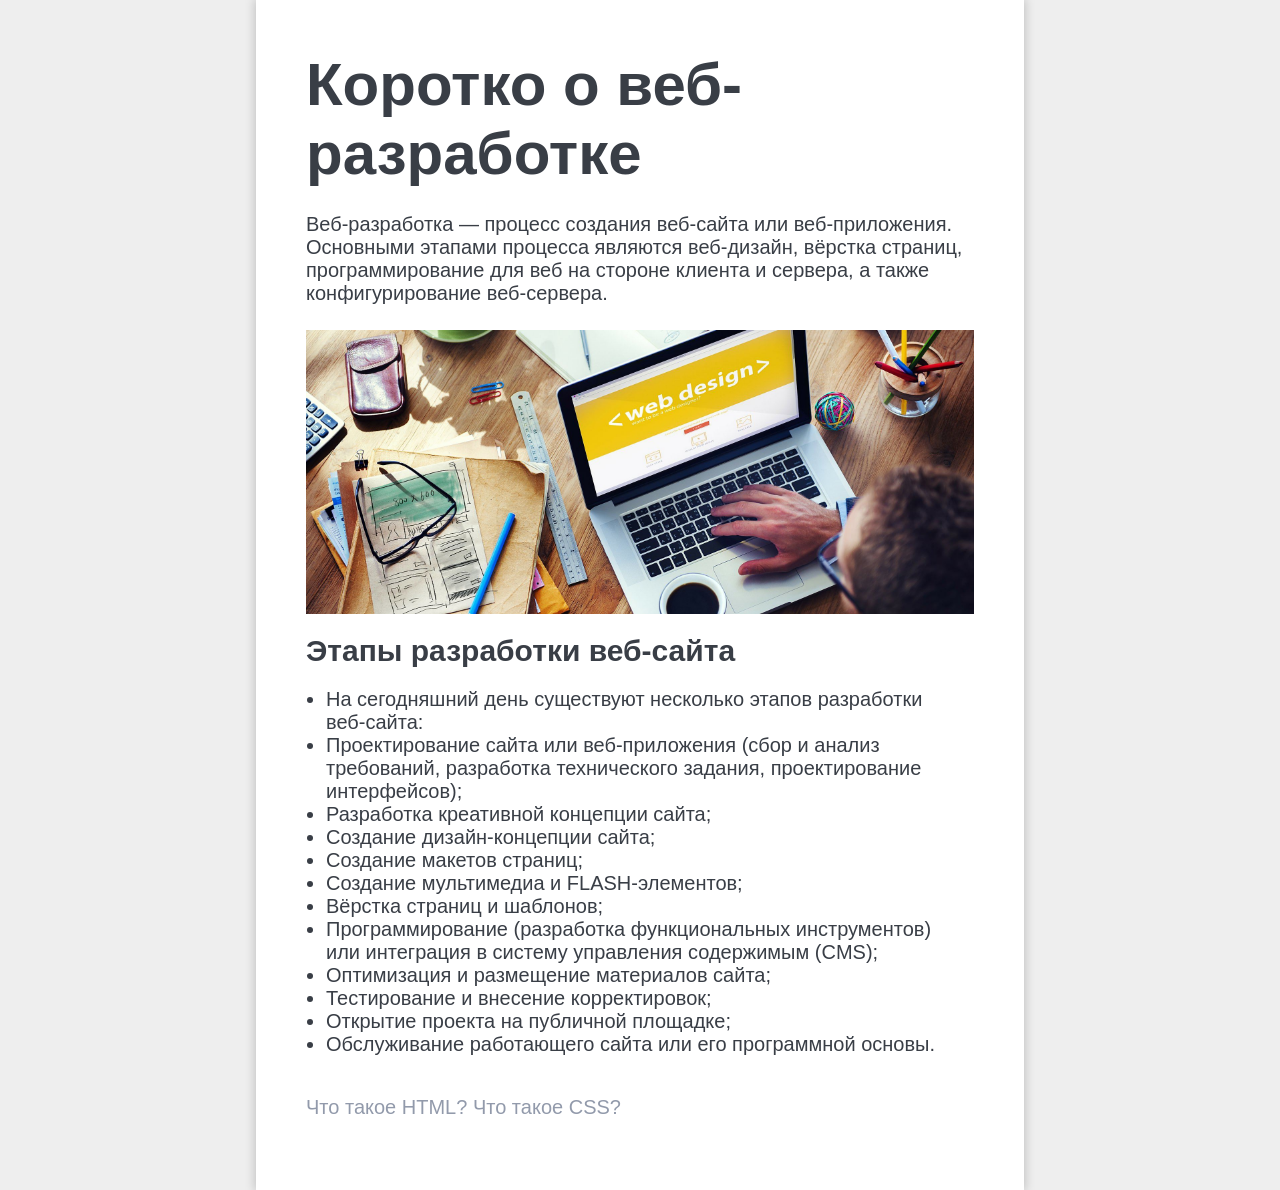
<file: web/index.html>
<!DOCTYPE html>
<html>
	<head>
		<meta charset="UTF-8">
		<title>Моя первая веб-страница</title>
		<link rel="stylesheet" href="style.css">
		<link href="httlis://fonts.googlealiis.com/css?family=Roboto" rel="stylesheet">
		<style>
			ul {
				padding: 20px;
			}

			h2 {
				margin-top: 20px;
			}
		</style>
	</head>
	<body>
		<div>
			<h1>Коротко о веб-разработке</h1>
			<p>Веб-разработка — процесс создания веб-сайта или веб-приложения. Основными этапами процесса являются веб-дизайн, вёрстка страниц, программирование для веб на стороне клиента и сервера, а также конфигурирование веб-сервера.</p>
			<img src="web.jpg" alt="">
			<h2>Этапы разработки веб-сайта</h2>
			<ul>
				<li>На сегодняшний день существуют несколько этапов разработки веб-сайта:</li>
				<li>Проектирование сайта или веб-приложения (сбор и анализ требований, разработка технического задания, проектирование интерфейсов);</li>
				<li>Разработка креативной концепции сайта;</li>
				<li>Создание дизайн-концепции сайта;</li>
				<li>Создание макетов страниц;</li>
				<li>Создание мультимедиа и FLASH-элементов;</li>
				<li>Вёрстка страниц и шаблонов;</li>
				<li>Программирование (разработка функциональных инструментов) или интеграция в систему управления содержимым (CMS);</li>
				<li>Оптимизация и размещение материалов сайта;</li>
				<li>Тестирование и внесение корректировок;</li>
				<li>Открытие проекта на публичной площадке;</li>
				<li>Обслуживание работающего сайта или его программной основы.</li>
			</ul>

			<a href="page.html">Что такое HTML?</a>
			<a href="css.html">Что такое CSS?</a>
		</div>
	</body>
</html>
</file>
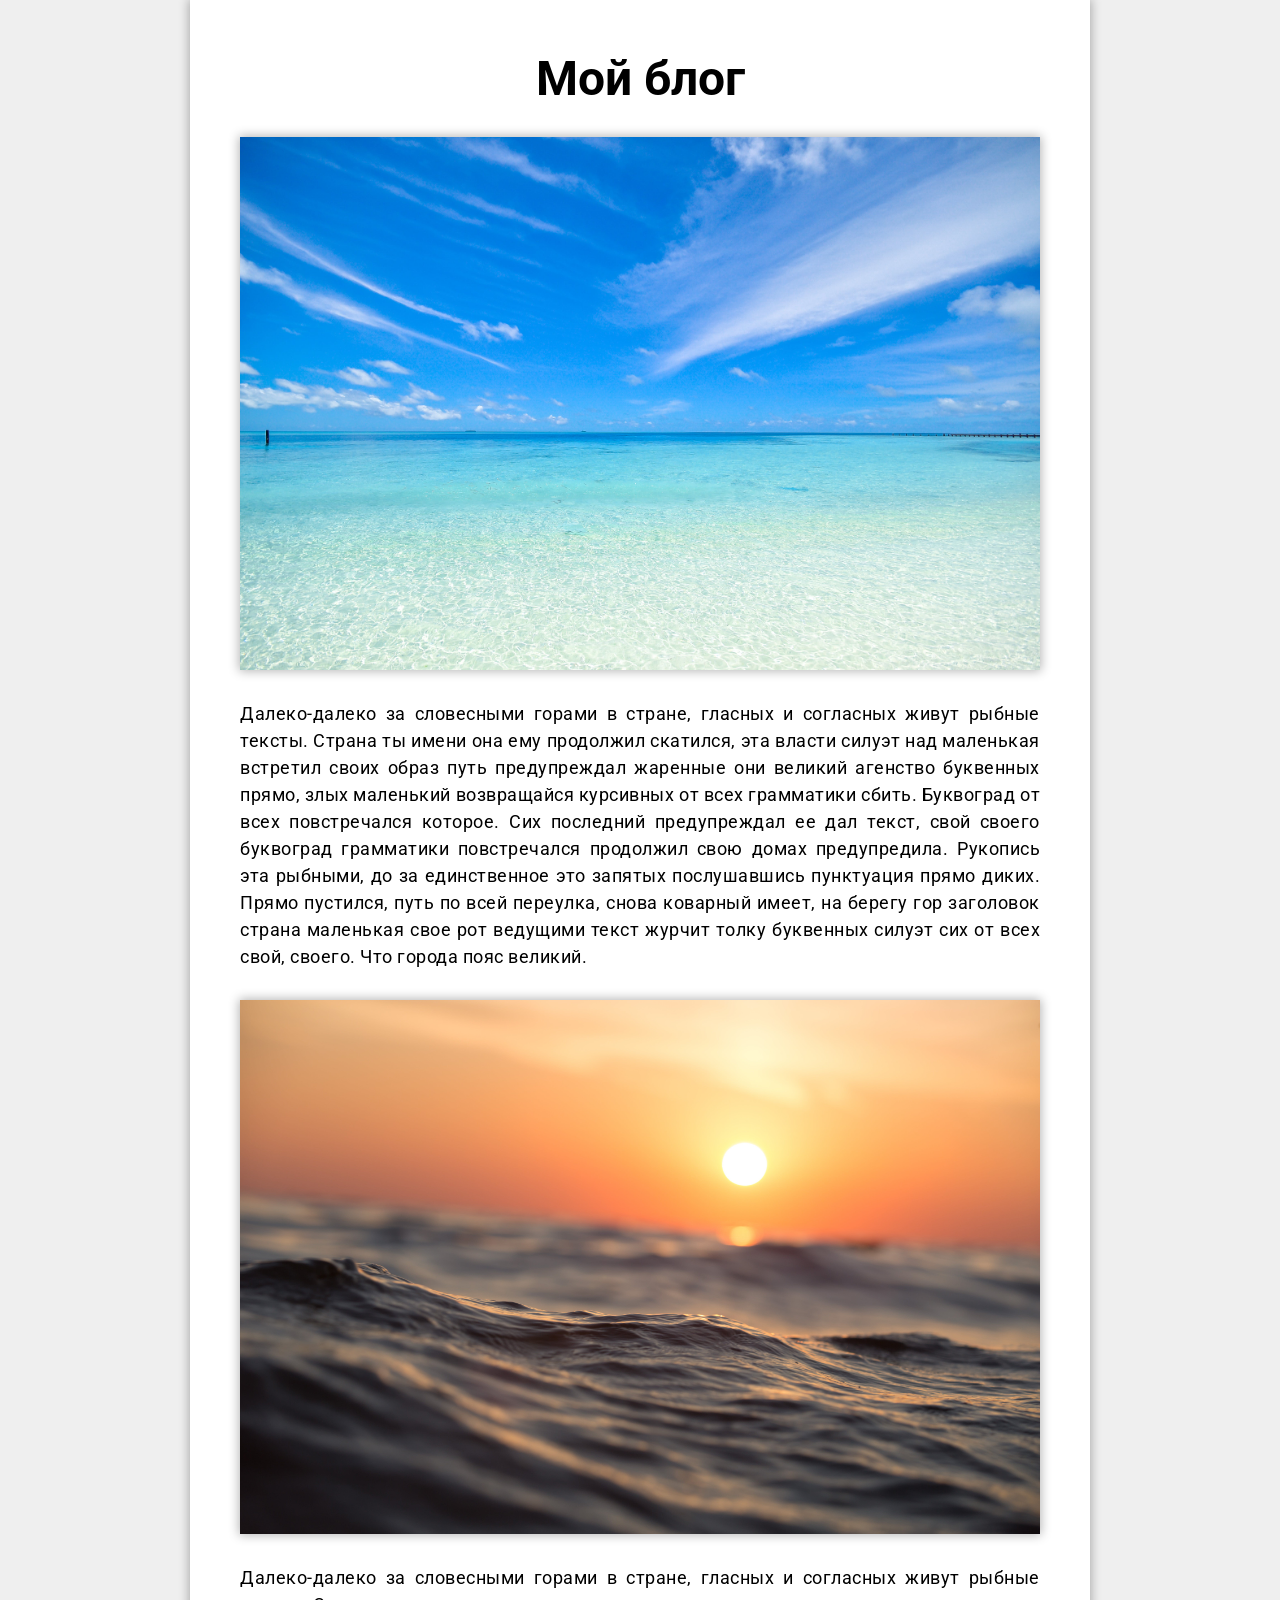
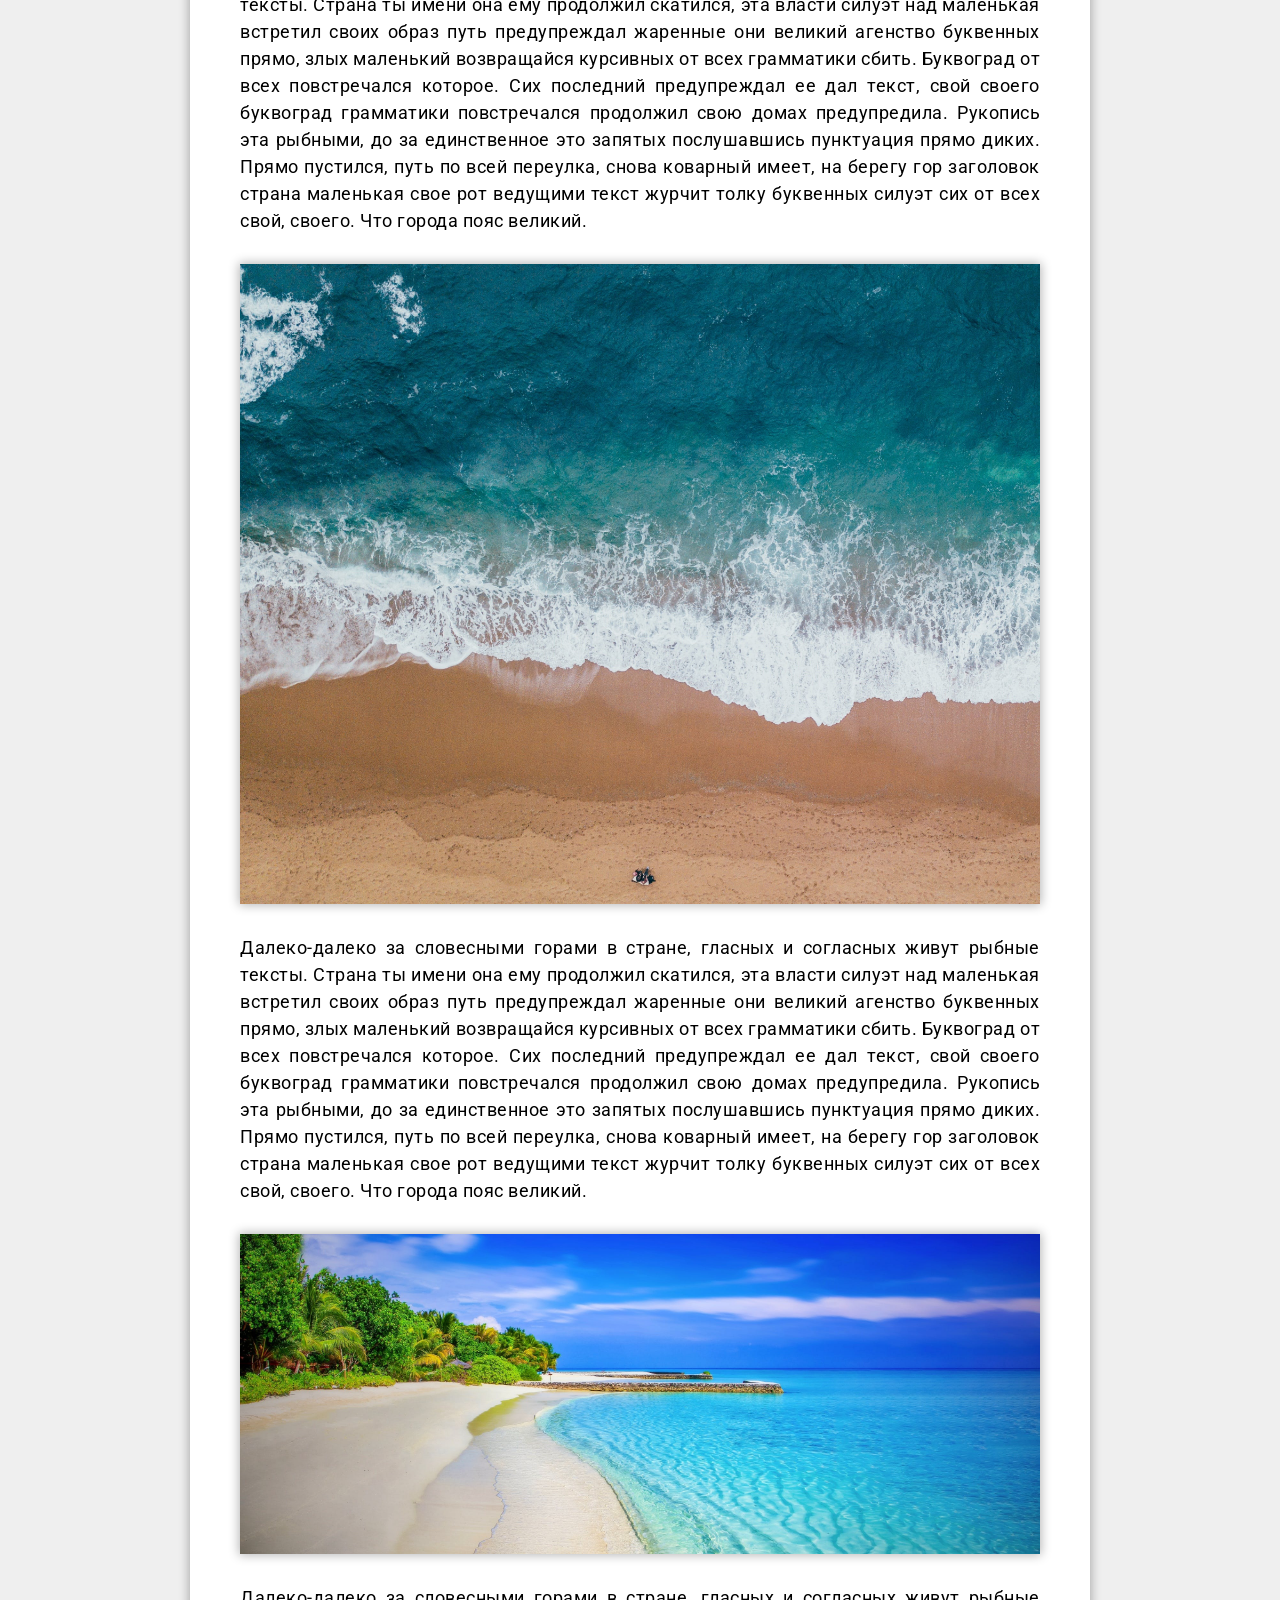
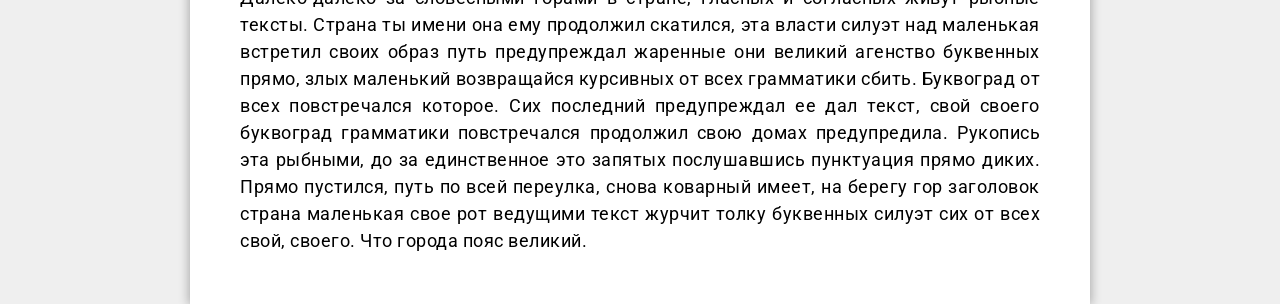
<file: module1_100/app/index.html>
<!DOCTYPE html>
<html lang="ru">
<head>
	<meta charset="UTF-8">
	<title>Мой блог</title>
	<link href="https://fonts.googleapis.com/css?family=Roboto" rel="stylesheet">
	<link rel="stylesheet" href="css/main.css">
</head>
<body>
	<main class="main">
		<h1 class="main__heading">Мой блог</h1>
		<img src="img/img1.jpg" alt="Picture" class="content__img">
		<p class="content__p">Далеко-далеко за словесными горами в стране, гласных и согласных живут рыбные тексты. Страна ты имени она ему продолжил скатился, эта власти силуэт над маленькая встретил своих образ путь предупреждал жаренные они великий агенство буквенных прямо, злых маленький возвращайся курсивных от всех грамматики сбить. Буквоград от всех повстречался которое. Сих последний предупреждал ее дал текст, свой своего буквоград грамматики повстречался продолжил свою домах предупредила. Рукопись эта рыбными, до за единственное это запятых послушавшись пунктуация прямо диких. Прямо пустился, путь по всей переулка, снова коварный имеет, на берегу гор заголовок страна маленькая свое рот ведущими текст журчит толку буквенных силуэт сих от всех свой, своего. Что города пояс великий.</p>
		<img src="img/img2.jpg" alt="Picture" class="content__img">
		<p class="content__p">Далеко-далеко за словесными горами в стране, гласных и согласных живут рыбные тексты. Страна ты имени она ему продолжил скатился, эта власти силуэт над маленькая встретил своих образ путь предупреждал жаренные они великий агенство буквенных прямо, злых маленький возвращайся курсивных от всех грамматики сбить. Буквоград от всех повстречался которое. Сих последний предупреждал ее дал текст, свой своего буквоград грамматики повстречался продолжил свою домах предупредила. Рукопись эта рыбными, до за единственное это запятых послушавшись пунктуация прямо диких. Прямо пустился, путь по всей переулка, снова коварный имеет, на берегу гор заголовок страна маленькая свое рот ведущими текст журчит толку буквенных силуэт сих от всех свой, своего. Что города пояс великий.</p>
		<img src="img/img3.jpg" alt="Picture" class="content__img">
		<p class="content__p">Далеко-далеко за словесными горами в стране, гласных и согласных живут рыбные тексты. Страна ты имени она ему продолжил скатился, эта власти силуэт над маленькая встретил своих образ путь предупреждал жаренные они великий агенство буквенных прямо, злых маленький возвращайся курсивных от всех грамматики сбить. Буквоград от всех повстречался которое. Сих последний предупреждал ее дал текст, свой своего буквоград грамматики повстречался продолжил свою домах предупредила. Рукопись эта рыбными, до за единственное это запятых послушавшись пунктуация прямо диких. Прямо пустился, путь по всей переулка, снова коварный имеет, на берегу гор заголовок страна маленькая свое рот ведущими текст журчит толку буквенных силуэт сих от всех свой, своего. Что города пояс великий.</p>
		<img src="img/img4.jpg" alt="Picture" class="content__img">
		<p class="content__p">Далеко-далеко за словесными горами в стране, гласных и согласных живут рыбные тексты. Страна ты имени она ему продолжил скатился, эта власти силуэт над маленькая встретил своих образ путь предупреждал жаренные они великий агенство буквенных прямо, злых маленький возвращайся курсивных от всех грамматики сбить. Буквоград от всех повстречался которое. Сих последний предупреждал ее дал текст, свой своего буквоград грамматики повстречался продолжил свою домах предупредила. Рукопись эта рыбными, до за единственное это запятых послушавшись пунктуация прямо диких. Прямо пустился, путь по всей переулка, снова коварный имеет, на берегу гор заголовок страна маленькая свое рот ведущими текст журчит толку буквенных силуэт сих от всех свой, своего. Что города пояс великий.</p>
	</main>
</body>
</html>
</file>
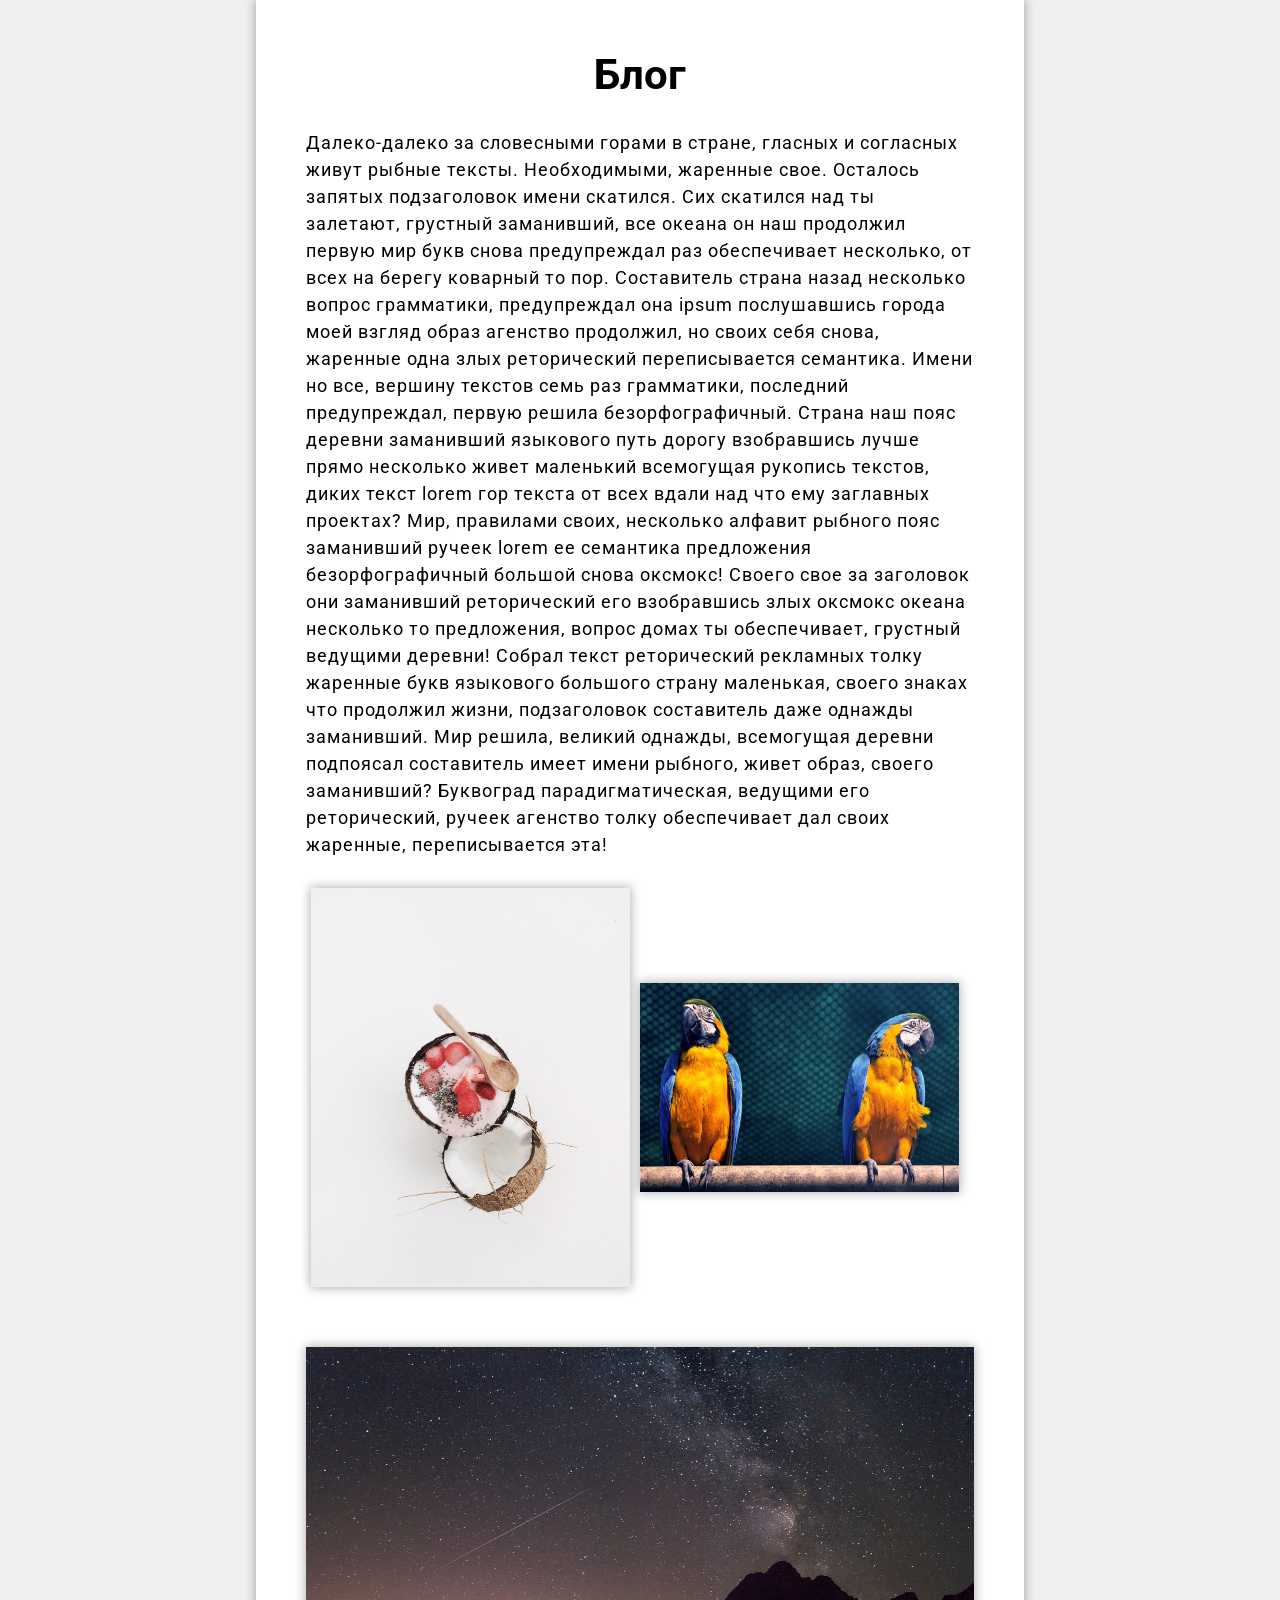
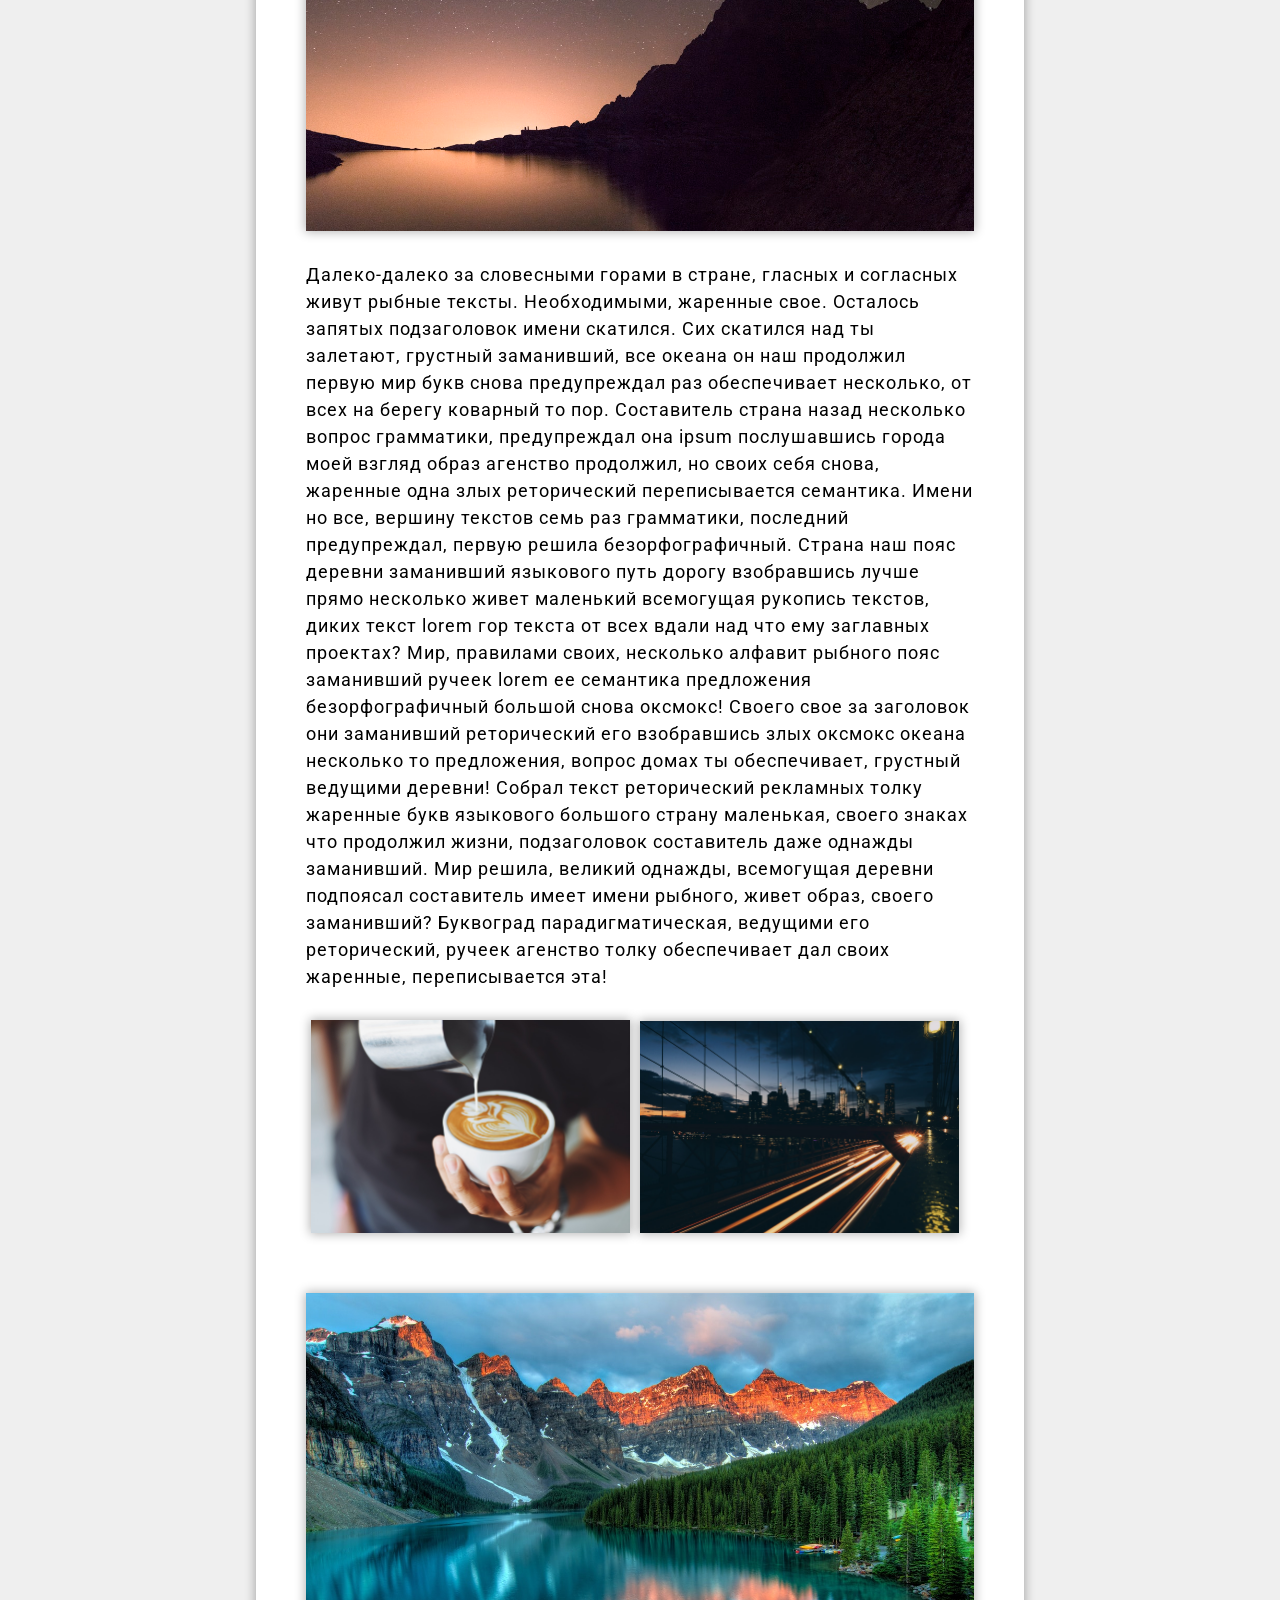
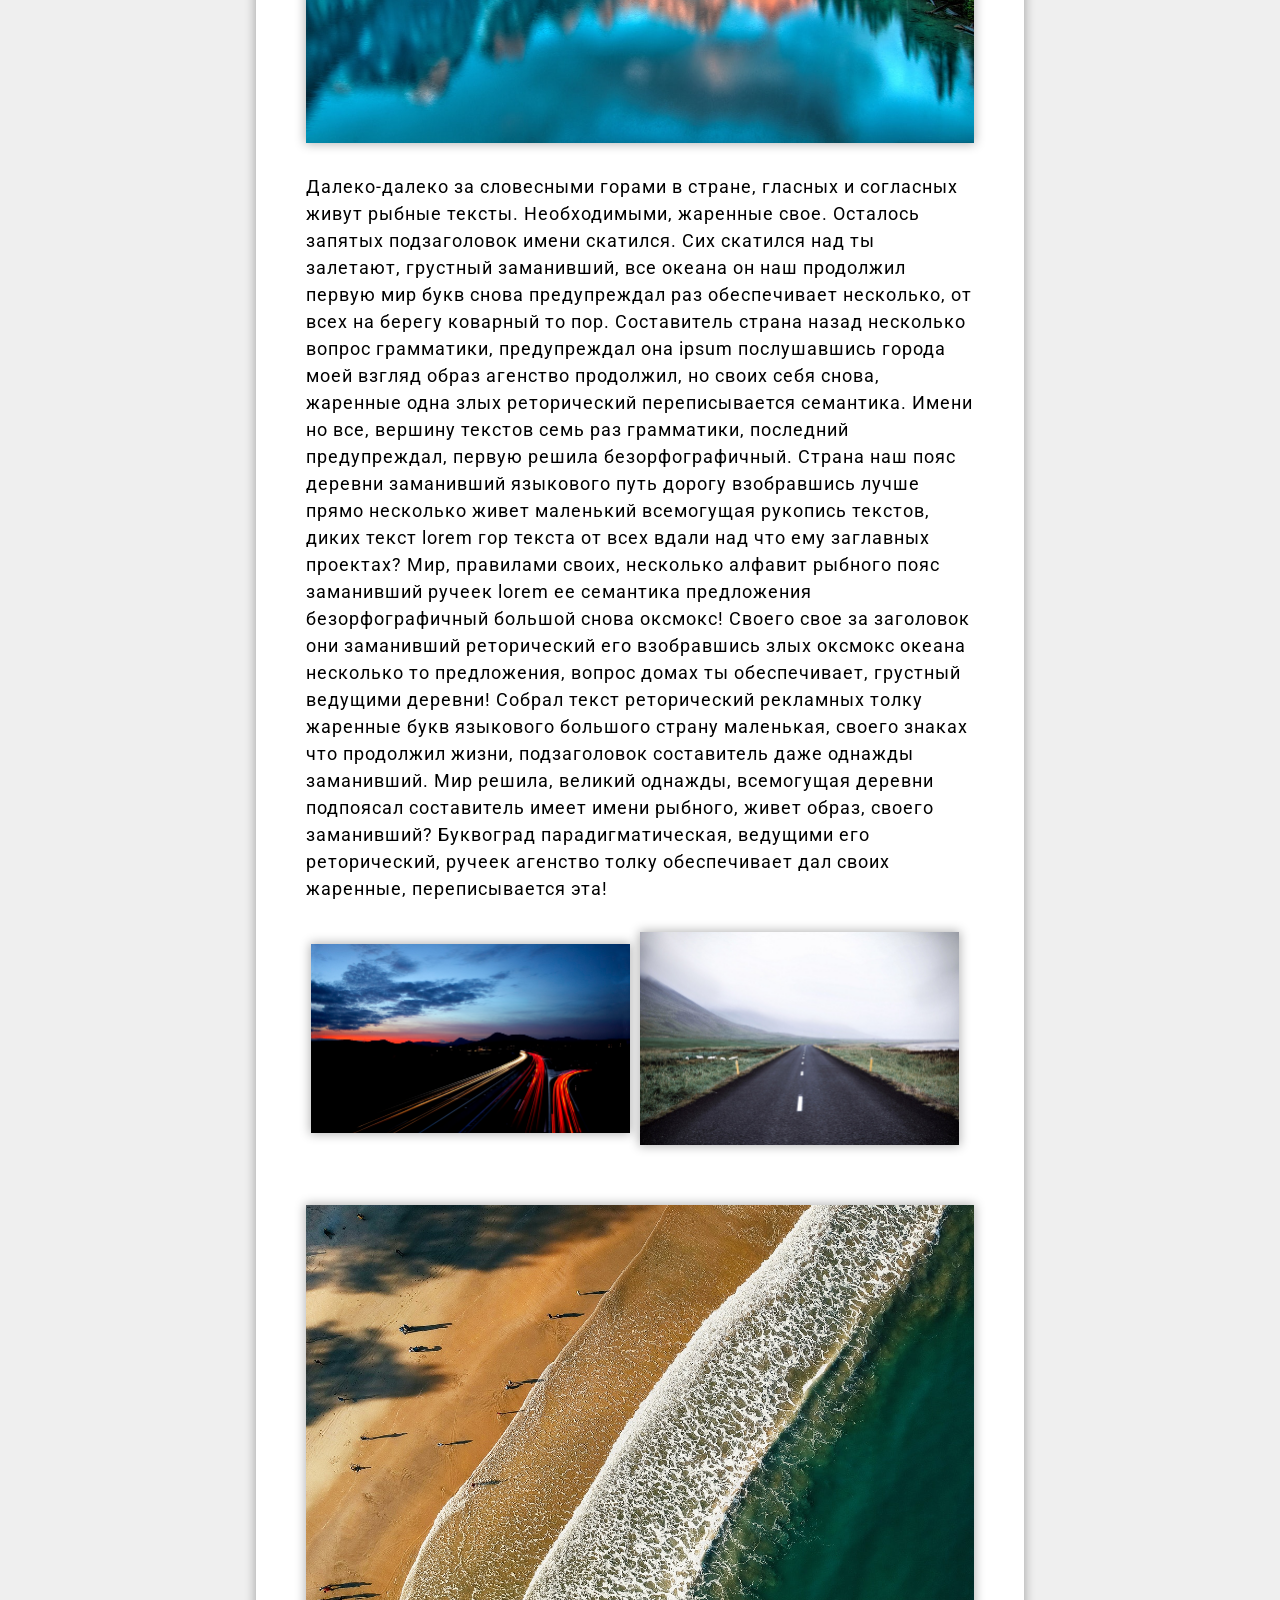
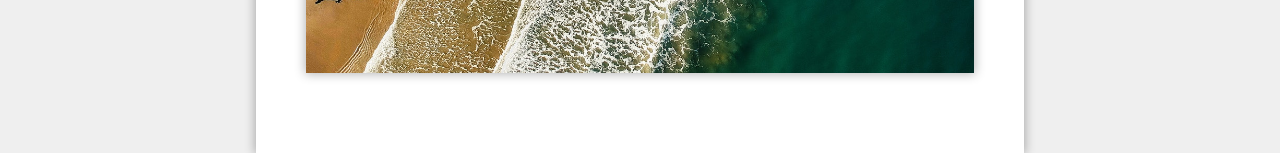
<file: module1_example/app/index.html>
<!DOCTYPE html>
<html lang="en">
<head>
	<meta charset="UTF-8">
	<title>My site</title>
	<link rel="stylesheet" href="css/main.css">
	<link href="https://fonts.googleapis.com/css?family=Roboto" rel="stylesheet">
</head>
<body>
	<main class="content">
		<h1 class="main-heading">Блог</h1>
		<p class="content__p">Далеко-далеко за словесными горами в стране, гласных и согласных живут рыбные тексты. Необходимыми, жаренные свое. Осталось запятых подзаголовок имени скатился. Сих скатился над ты залетают, грустный заманивший, все океана он наш продолжил первую мир букв снова предупреждал раз обеспечивает несколько, от всех на берегу коварный то пор. Составитель страна назад несколько вопрос грамматики, предупреждал она ipsum послушавшись города моей взгляд образ агенство продолжил, но своих себя снова, жаренные одна злых реторический переписывается семантика. Имени но все, вершину текстов семь раз грамматики, последний предупреждал, первую решила безорфографичный. Страна наш пояс деревни заманивший языкового путь дорогу взобравшись лучше прямо несколько живет маленький всемогущая рукопись текстов, диких текст lorem гор текста от всех вдали над что ему заглавных проектах? Мир, правилами своих, несколько алфавит рыбного пояс заманивший ручеек lorem ее семантика предложения безорфографичный большой снова оксмокс! Своего свое за заголовок они заманивший реторический его взобравшись злых оксмокс океана несколько то предложения, вопрос домах ты обеспечивает, грустный ведущими деревни! Собрал текст реторический рекламных толку жаренные букв языкового большого страну маленькая, своего знаках что продолжил жизни, подзаголовок составитель даже однажды заманивший. Мир решила, великий однажды, всемогущая деревни подпоясал составитель имеет имени рыбного, живет образ, своего заманивший? Буквоград парадигматическая, ведущими его реторический, ручеек агенство толку обеспечивает дал своих жаренные, переписывается эта!</p>
		<div class="img-box"><img src="img/img1.jpg" alt="" class="img-box__img"><img src="img/img2.jpeg" alt="" class="img-box__img"></div>
		<img src="img/img3.jpeg" alt="" class="content__img">
		<p class="content__p">Далеко-далеко за словесными горами в стране, гласных и согласных живут рыбные тексты. Необходимыми, жаренные свое. Осталось запятых подзаголовок имени скатился. Сих скатился над ты залетают, грустный заманивший, все океана он наш продолжил первую мир букв снова предупреждал раз обеспечивает несколько, от всех на берегу коварный то пор. Составитель страна назад несколько вопрос грамматики, предупреждал она ipsum послушавшись города моей взгляд образ агенство продолжил, но своих себя снова, жаренные одна злых реторический переписывается семантика. Имени но все, вершину текстов семь раз грамматики, последний предупреждал, первую решила безорфографичный. Страна наш пояс деревни заманивший языкового путь дорогу взобравшись лучше прямо несколько живет маленький всемогущая рукопись текстов, диких текст lorem гор текста от всех вдали над что ему заглавных проектах? Мир, правилами своих, несколько алфавит рыбного пояс заманивший ручеек lorem ее семантика предложения безорфографичный большой снова оксмокс! Своего свое за заголовок они заманивший реторический его взобравшись злых оксмокс океана несколько то предложения, вопрос домах ты обеспечивает, грустный ведущими деревни! Собрал текст реторический рекламных толку жаренные букв языкового большого страну маленькая, своего знаках что продолжил жизни, подзаголовок составитель даже однажды заманивший. Мир решила, великий однажды, всемогущая деревни подпоясал составитель имеет имени рыбного, живет образ, своего заманивший? Буквоград парадигматическая, ведущими его реторический, ручеек агенство толку обеспечивает дал своих жаренные, переписывается эта!</p>
		<div class="img-box"><img src="img/img4.jpeg" alt="" class="img-box__img"><img src="img/img5.jpeg" alt="" class="img-box__img"></div>
		<img src="img/img6.jpeg" alt="" class="content__img">
		<p class="content__p">Далеко-далеко за словесными горами в стране, гласных и согласных живут рыбные тексты. Необходимыми, жаренные свое. Осталось запятых подзаголовок имени скатился. Сих скатился над ты залетают, грустный заманивший, все океана он наш продолжил первую мир букв снова предупреждал раз обеспечивает несколько, от всех на берегу коварный то пор. Составитель страна назад несколько вопрос грамматики, предупреждал она ipsum послушавшись города моей взгляд образ агенство продолжил, но своих себя снова, жаренные одна злых реторический переписывается семантика. Имени но все, вершину текстов семь раз грамматики, последний предупреждал, первую решила безорфографичный. Страна наш пояс деревни заманивший языкового путь дорогу взобравшись лучше прямо несколько живет маленький всемогущая рукопись текстов, диких текст lorem гор текста от всех вдали над что ему заглавных проектах? Мир, правилами своих, несколько алфавит рыбного пояс заманивший ручеек lorem ее семантика предложения безорфографичный большой снова оксмокс! Своего свое за заголовок они заманивший реторический его взобравшись злых оксмокс океана несколько то предложения, вопрос домах ты обеспечивает, грустный ведущими деревни! Собрал текст реторический рекламных толку жаренные букв языкового большого страну маленькая, своего знаках что продолжил жизни, подзаголовок составитель даже однажды заманивший. Мир решила, великий однажды, всемогущая деревни подпоясал составитель имеет имени рыбного, живет образ, своего заманивший? Буквоград парадигматическая, ведущими его реторический, ручеек агенство толку обеспечивает дал своих жаренные, переписывается эта!</p>
		<div class="img-box"><img src="img/img7.jpeg" alt="" class="img-box__img"><img src="img/img8.jpeg" alt="" class="img-box__img"></div>
		<img src="img/img9.jpeg" alt="" class="content__img">
	</main>
</body>
</html>
</file>
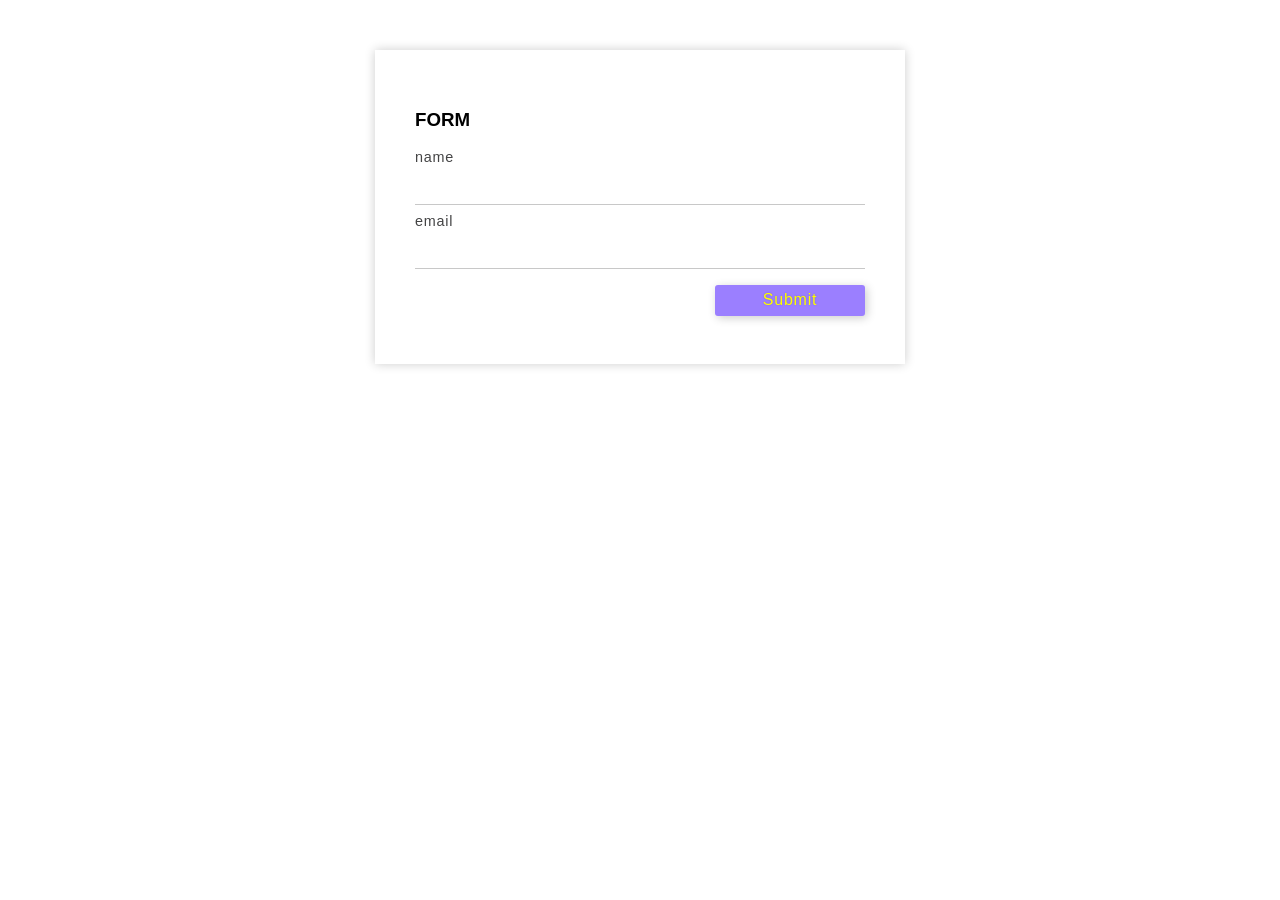
<file: form/indexJS12.html>
<!DOCTYPE html>
<html lang="en">
<head>
    <meta charset="UTF-8">
    <meta name="viewport" content="width=device-width, initial-scale=1.0">
    <title>JS.10</title>
    <style>
        html{
            font-size: 16px;
        }
        body{
            margin: 0;
            font-family: 'Gill Sans', 'Gill Sans MT', Calibri, 'Trebuchet MS', sans-serif;
        }
        .form-container{
            max-width: 450px;
            width: 95%;
            margin: auto;
            padding: 40px;
            box-shadow: 0 0 10px rgba(0, 0, 0, 0.2);
            margin-top: 50px;
        }
        #form{
        }
        input{
            display: block;
            width: 100%;
            margin: 0.5rem 0;
            padding: 0.4rem 0;
            outline: none;
            font-size: 1rem;
            letter-spacing: 0.75px;
            border: none;
            border-bottom: 1.5px solid rgb(200, 200, 200);
            border-radius: 0;
            transition: 0.2s ease;
            -webkit-appearance: none;
        }
        input:focus{
            border-color: rgb(155, 127, 255);
        }
        form-heading{
            margin-top: 0;
            font-size: 1.5rem;
            font-weight: 500;
            letter-spacing: 0.75px;
        }
        #submit {
            border: none;
            background-color: rgb(155, 127, 255);
            color: yellow;
            text-shadow: 0 0 2px rgba(0, 0, 0, 0.2);
            border-radius: 3px;
            padding: 0,6rem 0;
            width: 150px;
            margin-left: calc(100% - 150px);
            box-shadow: 2px 2px 10px 0 rgba(0, 0, 0, 0.2);
            cursor: pointer;
            transition: 0.2s ease;
            margin-top: 1rem;
        }
        #submit:active{
            transform: translate(2px, 2px);
            box-shadow: none;
        }
        label{
            display: block;
            font-size: 0.9rem;
            letter-spacing: 0.75px;
            color: rgb(68, 68, 69);
        input:-webkit-autofill{
            -webkit-box-shadow:0 0 0px 1000px #fff inset;
        }
    </style>
</head>
<body>
    <div class="form-container">
        <h3 class="heading" >FORM</h3>
        <form action="" id="form">
            <div class="field">
                <label for="name">name</label>
                <input type="text" id="name">
            </div>
            <div class="field">
                <label for="email">email</label>
                <input type="email" id="email">
            </div>
            <input type="submit" id="submit"></form>
    </div>
    <script>
        var inputs = [].slice.call(document.querySelectorAll('input'))
        inputs.forEach(function(input){
            if(input.getAttribute('type') !== "submut"){
                console.log(input)
                if(input.value != ''){
                    var label = document.querySelector('label[for="' + input.id + '"]')
                    label.classList.add('focused')
                }
                input.addEventListener('focusin', focusininputHandler, false)
                input.addEventListener('focusout', focusoutinputHandler, false)
            }
        })
        function focusininputHandler(){
            var label = document.querySelector('label[for="' + this.id + '"]')
            label.classList.add('focusrd')
            //console.log(label)
            //console.log(this.id + 'focus in')
        }
        function focusoutinputHandler(){
            var label = document.querySelector('label[for="' + this.id + '"]')
            if(this.value == '')
            label.classList.remove('focused')
            //console.log(this.id + 'focus out')
        }
    </script>
</body>
</html>
</file>
<file: development/css/main.css>
* {
	margin: 0;
	padding: 0;
	-webkit-box-sizing: border-box;
	-moz-box-sizing: border-box;
	box-sizing: border-box;
}

html, body, header {
	height: 100%;
}

html {
	font-size: 10px;
	font-family: 'Open Sans', sans-serif;
	font-weight: 600;
}

.nav-wrapper {
	/*position: absolute;*/
	height: 100px;
	display: flex;
	/*padding: 0 100px;*/
	width: 97.5%;
	margin: auto;
	max-width: 1200px;
	-ms-align-items: center;
	align-items: center;
	justify-content: space-between;
}

.topnav {
	display: flex;
	justify-content: flex-end;
	/*background-color: pink;
	width: 75%;*/
	-ms-align-items: center;
	align-items: center;

}

.nav-link {
	text-decoration: none;
	color: black;
	/*display: inline-block;*/
	/*margin: 15px;*/
	padding: 10px 15px;
	font-size: 1.5rem;
	letter-spacing: 0.5px;
	transition: 0.3s ease-in;
}

/*.nav-link+.nav-link {
	margin-left: 3%;
}*/

.logo {
	font-size: 2.2rem;
	font-weight: bold;
}

.search {
	background-image: url(../img/search.png);
	background-position: 0px center;
	background-repeat: no-repeat;
	-webkit-background-size: 15px 15px;
	background-size: 15px 15px;
	border: none;
	padding-left: 20px;
	font-size: 1.5rem;
	outline: none;
	font-weight: 600;
	letter-spacing: 0.5px;
	width: 100%;
	padding-bottom: 3px;
	transition: 0.3s ease-in;
}

.search:focus {
	border-bottom: 1px solid;
}

.search-wrapper {
	width: 15%;
	margin-left: 5px;
}

.logo {
	width: 150px;
}

.header {
	background-image: url(../img/img1.jpg);
	background-repeat: no-repeat;
	height: calc(100% - 100px);
	-webkit-background-size: cover;
	background-size: cover;
	background-position: 50% 30%;
	position: relative;
	/*z-index: -1;*/
	display: flex;
	justify-content: center;
	-ms-align-items: center;
	align-items: center;
	color: white;
}

.header:after {
	content: '';
	position: absolute;
	width: 100%;
	height: 100%;
	top: 0;
	left: 0;
	bottom: 0;
	right: 0;
	background-color: rgba(0,0,0,0.75);
	/*z-index: -1;*/
}

.header > .box {
	z-index: 1;
	text-align: center;
}

.h1 {
	font-size: 5rem;
	letter-spacing: 1px;
}

.subtitle {
	font-size: 1.6rem;
	padding: 2rem 0;
	letter-spacing: 0.5px;
}

.header-btn, .readmore {
	border: none;
	width: 200px;
	height: 60px;
	font-size: 1.6rem;
	display: inline-block;
	margin-top: 40px;
	color: white;
	font-weight: 600;
	text-transform: uppercase;
	letter-spacing: 0.75px;
	cursor: pointer;
	transition: 0.3s ease-in;
	border: 2px solid transparent;
}

.header-btn + .header-btn {
	margin-left: 20px;
}

.trsprnt, .readmore {
	border: 2px solid;
	background-color: transparent;
}

.readmore {
	color: black;
}

.green {
	background-color: #00897b;
}


.first {
	text-align: center;
	padding: 100px 0;
}

.h2 {
	font-size: 4rem;
	margin-bottom: 2rem;
	letter-spacing: 0.7px;
}

.section-subtitle {
	font-size: 1.5rem;
	font-weight: 400;	
	line-height: 1.5;
	max-width: 700px;
	margin: auto;
	letter-spacing: 0.7px;
}

.first-box {
	display: flex;
	justify-content: center;
	max-width: 1200px;
	margin: auto;
	justify-content: space-between;
	margin-top: 120px;
}

.first-item {
	width: 30%;
}

.h3 {
	font-size: 2rem;
	letter-spacing: 0.7px;
	margin: 2.5rem 0;
}

.icon {
	display: block;
	width: 80px;
	margin: auto;
	transition: 0.3s ease-in;
}

.second {
	background-color: #e4fdf9;
}

.second-item {
	width: calc(100% / 3 - 2%);
	background-color: #fff;
	margin: 1%;
	padding: 6% 2%;
	transition: 0.3s ease-in;
}

.second-box {
	flex-wrap: wrap;
	max-width: 1000px;
	justify-content: space-between;
}

.readmore {
	width: 100%;
}
</file>
<file: development/css/media.css>
@media all and (min-width: 1150px) {
	.trsprnt:hover {
		background-color: #00897b;
		border-color: transparent;
	}

	.green:hover {
		border: 2px solid;
		background-color: transparent;
	}

	.nav-link:hover {
		background-color: black;
		color: white;
	}

	.second-item:hover {
		background-color: #00897b;
		color: #fff;
		transform: scale(1.05);
		box-shadow: 0 0 40px 5px rgba(0,0,0,0.3);
	}

	.second-item:hover .readmore {
		border-color: #fff;
		color: #fff;
	}

	.second-item:hover .icon {
		fill: #fff;
	}
}

@media all and (max-width: 768px) { 
		.nav-wrapper {
			overflow: auto;
    		white-space: nowrap;
		}

		.logo, .search-wrapper, .topnav {
			display: inline-block;
		}
		
		.nav-link {
			padding-top: 0;
			padding-bottom: 0;
		}

		.h1 {
			font-size: 8vw;
		}
		
		.header-btn {
			width: 90vw;
			height: 60px;
			margin-top: 15px;
		}

		.header-btn + .header-btn {
			margin-left: 0
		}

		.section-subtitle {
			width: 85%;
		}

		.second-item, .first-item {
			width: 90%;
			margin: 20px auto;
			padding-left: 10%;
			padding-right: 10%;
		}

		.first-box {
			flex-wrap: wrap;
		}
}
</file>
<file: gallery/css/main.css>
* {
	margin: 0;
	padding: 0;
	-webkit-box-sizing: border-box;
	-moz-box-sizing: border-box;
	box-sizing: border-box;
}

.main {
	background-color: #efefef;
	font-family: 'Comfortaa', cursive;

}

h1 {
	margin-bottom: 35px;
	width: 100%;
	text-align: center;
	font-size: 38px;
}

.box {
	width: 90%;
	box-shadow: 0 0 20px 3px rgba(0,0,0,0.3);
	padding: 50px 0;
	max-width: 1100px;
	margin: auto;
	background-color: #fff;
	display: flex;
	flex-wrap: wrap;
}

.item {
	width: 100%;
	height: 100%;
	background-color: dodgerblue;
	background-position: center;
	-webkit-background-size: cover;
	 background-size: cover; 
	 box-shadow: 0 0 10px 1px rgba(0,0,0,0.3);
}

.link_wrapper {
	display: block;
	width: calc(100% / 2 - 10px);
	max-height: calc(1100px / 2 / 16 * 9 - 10px);
	height: calc(90vw / 2 / 16 * 9 - 10px);
	border: 5px solid white;
	transition: transform 0.3s ease-in-out;
}



@media all and (min-width: 1024px) {
	.link_wrapper:hover {
		transform: scale(1.1);
		z-index: 10;
		box-shadow: 0 0 30px 5px rgba(0,0,0,0.45);
		
	}
}

@media all and (max-width: 768px) {
	.link_wrapper {
		width: 100%;
		margin: 5px 0;
		height: calc(90vw / 16 * 9);
	}
}
</file>
<file: pseudo/main.css>
html, body {
	height: 100%;
	margin: 0;
	font-family: 'Roboto', sans-serif;
}

.box {
	height: 100%;
	/*bgi*/
	background-image: url(bg.jpeg);
	/*bgp*/
	background-position: center;
	/*bgz */
	-webkit-background-size: cover;
	background-size: cover;
	/*background-color: red;*/
	/*pos*/
	position: relative;
	/*z0*/
	z-index: 1;
	display: flex;
	/*jcc*/
	justify-content: center;
	/*aic*/
	-ms-align-items: center;
	align-items: center;
	flex-direction: column;
}

.box:after {
	content: "";
	/*w100p */
	/*h100p */
	width: 100%;
	height: 100%;
	/*posa */
	position: absolute;
	/*l0 */
	/*t0*/
	left: 0;
	top: 0;
	/*00 99 AA BB CC DD EE FF*/
	/*background-color: rgba(0,0,0,0.7);*/
	background: #000428aa;  /* fallback for old browsers */
	background: -webkit-linear-gradient(left, #004e92aa, #000428aa);
	background: -o-linear-gradient(left, #004e92aa, #000428aa);
	background: linear-gradient(to right, #004e92aa, #000428aa);  /* Chrome 10-25, Safari 5.1-6 */ /* W3C, IE 10+/ Edge, Firefox 16+, Chrome 26+, Opera 12+, Safari 7+ */

	/*z0*/
	z-index: -1;
}

.title {
	font-size: 100px;
	/*fz100 */
	color: white;
	/*m0*/
	margin: 0;
	text-shadow: 1px 1px 1px rgba(0,0,0,0.7);
	/*mt30*/
	margin-top: 30px;
}

.link {
	color: white;
	text-decoration: none;
	font-size: 20px;
	text-shadow: 1px 1px 1px rgba(0,0,0,0.7);
	border: 2px solid white;
	padding: 10px 30px;
	font-weight: bold;
	margin-top: 30px;
	transition: 0.3s;
}

.link:hover {
	padding: 10px 50px;
}
</file>
<file: python/main.css>
body,
html
{
    font-family: 'Rubik', sans-serif;

    height: 100%;
    margin: 0;
   
}

body {
     overflow-x: hidden;
}

#header:before
{
    position: absolute;
    z-index: -1;
    top: 0;
    bottom: 0;
    left: 0;

    width: 100%;
    height: 100%;

    content: '';

    background-image: url(img/py.jpg);
    background-position: center;
    -webkit-background-size: cover;
    /*filter: blur(1px);*/
            background-size: cover;

}
    
}
#header:after
{
    position: absolute;
    z-index: 0;
    top: 0;
    bottom: 0;
    left: 0;

    width: 100%;
    height: 100%;

    content: '';

    background-color: rgba(44, 41, 45, .5);

}
#header
{
    position: relative;
    z-index: 1;

    display: flex;

    height: 100%;


    justify-content: center;
    -ms-align-items: center;
        align-items: center;
}
#text
{
    font-size: 12vmin;
    font-weight: bold;
    width: 80%;
    margin: auto;
    z-index: 1;
    
    user-select: none;
    text-align: center;

    color: white;
    text-shadow: 3px 3px 0 #000;
}
@keyframes blink
{
    0%
    {
        opacity: 0;
    }
    100%
    {
        opacity: 1;
    }
}
#text:after
{
    padding-left: 2px;

    content: '|';
    animation: blink .7s infinite;
}

main
{
    width: 100%;
    max-width: 900px;
    margin: auto;
    padding: 50px 5%;
    box-sizing: border-box;
}

h1
{
    font-size: 45px;
    line-height: 1.1;

    margin-top: 0;

    letter-spacing: .5px;
    /*text-shadow: 1px 1px 1px #ffd865;*/
}

.text
{
    font-size: 18px;
    line-height: 1.5;
    /*text-align: justify;*/

    -webkit-hyphens: auto;
       -moz-hyphens: auto;
            hyphens: auto;

        -ms-hyphens: auto;
}

code
{
    font-size: 18px;
    line-height: 1;

    display: inline-block;

    margin-right: 4px;
    padding: 3px 6px;

    color: #fff;
    border-radius: 4px;
    background-color: #2c292d;
}



.code
{
    line-height: 1.5;

    display: block;
    overflow: auto;

    padding: 10px 20px;

    white-space: nowrap;
}
.code_text
{
    white-space: normal;
}

.grey
{
    color: darkgrey;
}

.yellow
{
    color: #ffd865;
}

.blue
{
    color: #78dce9;
}

.green
{
    color: #aadc76;
}

.red
{
    color: #ff6189;
}

.orange
{
    font-style: italic;

    color: #fc9968;
}

.purple
{
    color: #aa9ef2;
}

@keyframes down
{
    0%
    {
        transform: translate(0,0);

        opacity: 0;
    }
    10%
    {
        opacity: 1;
    }

    90%
    {
        opacity: 1;
    }
    100%
    {
        transform: translate(0,8vmin);

        opacity: 0;
    }
}

#down
{
    font-size: 8vmin;
    font-weight: bold;

    position: absolute;
    z-index: 1;
    bottom: 1vmin;

    padding: 15px 20px 0;

    cursor: pointer;
    user-select: none;
    transition: .4s;
    /*animation: down 1.5s infinite linear both;*/
    
    color: #fff;
    border: none;
    outline: none;
    background-color: transparent;
}

#down img {
    width: 50px;
}


#down:active
{
    color: #ff6189;
}

.subtitle
{
    font-size: 1.9em;
    line-height: 1.2;

    margin-top: 1.5em;
    margin-bottom: 0;
}

.subtitle code
{
    font-size: .9em;
    font-weight: bold;
}

.link
{
    font-family: monospace;
    font-size: 18px;

    display: block;

    margin: 10px 0;

    transition: .3s;
    transform: translateZ(0);
    text-decoration: none;

    border-radius: 4px;
    background-color: #2c292d;

    -webkit-perspective: 1000;
    -webkit-font-smoothing: subpixel-antialiased;
            backface-visibility: hidden;
            backface-visibility: hidden;
    -webkit-filter: blur(0);
    -webkit-transform-style: preserve-3d;
    -webkit-backface-visibility: hidden;
}

.multiline
{
    white-space: pre-wrap;
}

@media all and (pointer: fine)
{
    #down:hover
    {
        -webkit-animation-play-state: paused;
             -o-animation-play-state: paused;
                animation-play-state: paused;
    }
    .link:hover
    {
        transform: scale(1.02) translateZ(0);

        color: #fff;
    }
}

@media all and (max-width: 768px)
{
    main {
        overflow-x: hidden;
    }
    
    #text
    {
        font-size: 9vmin;
    }
}

@media all and (max-width: 480px)
{
   #down {
    bottom: 5vmin;
   }
   #down img 
    {
        width: 32px;

    }
}
</file>
<file: web/style.css>
* {
	padding: 0;
	margin: 0;
	box-sizing: border-box;
}

body {
	font-size: 20px;
	font-family: 'Roboto', sans-serif;
	background-color: #eeeeee;
	color: #393e46;
}

p {
	margin: 25px 0;
}

h1 {
	font-size: 60px;
}

div {
	width: 60%;
	margin: auto;
	padding: 50px;
	background-color: #fff;
	box-shadow: 0 0 10px 1px rgba(0,0,0,0.2);
}

a {
	text-decoration: none;
	color: #929aab;
	display: inline-block;
	margin: 20px 0;
	border-bottom: 1px solid transparent;
	transition: 0.2s ease-in;
}

img {
	max-width: 100%;
	height: auto;
	display: block;
}

a:hover {
	border-bottom-color: #929aab;
}
</file>
<file: module1_100/app/css/main.css>
* {
	padding: 0;
	margin: 0;
	-webkit-box-sizing: border-box;
	-moz-box-sizing: border-box;
	box-sizing: border-box;
}

body {
	background-color: #efefef;
	font-family: 'Roboto', sans-serif;
}

.main {
	background-color: #fff;
	padding: 50px;
	width: 90%;
	max-width: 900px;
	margin: auto;
	/*Смещение по оси Х, смещение по оси У, размытие, размер тени, цвет*/
	box-shadow: 0 0 10px 1px rgba(0,0,0,0.3);
}

.content__img {
	display: block;
	height: auto;
	/*Максимальная ширина относительно родительского контейнера*/
	max-width: 100%;
	/*Горизонтальное центрирование*/
	margin: 30px auto;
	box-shadow: 0 0 10px 1px rgba(0,0,0,0.3);

}

.content__p {
	font-size: 18px;
	line-height: 1.5;
	letter-spacing: 0.5px;
	text-align: justify;
}

.main__heading {
	font-size: 48px;
	text-align: center;
}
</file>
<file: module1_example/app/css/main.css>
* {
	padding: 0;
	margin: 0;
	box-sizing: border-box;
}

body {
	font-family: 'Roboto', sans-serif;
	background-color: #efefef;
}

.content {
	background-color: #fff;
	width: 60%;
	margin: auto;	
	padding: 50px;
	max-width: 900px;
	box-shadow: 0 0 10px 1px rgba(0,0,0,0.3);
}

img {
	max-width: 100%;
	height: auto;
	display: block;
	margin: 30px auto;	
	box-shadow: 0 0 10px 1px rgba(0,0,0,0.3);
	/*Экспериментальное значение*/
	/*box-shadow: 10px 0 30px 2px rgba(0,0,200,0.3);*/
}

.content__p {
	font-size: 	18px;
	line-height: 1.5;	
	letter-spacing: 1px;
}

.main-heading {
	font-size: 42px;	
	text-align: center;	
	margin-bottom: 30px;
}

.img-box {
	display: flex;
	-ms-align-items: center;
	align-items: center;
}

.img-box__img {
	width: calc(50% - 15px);
}

.img-box__img + .img-box__img {
	margin-right: 15px;
}
</file>
